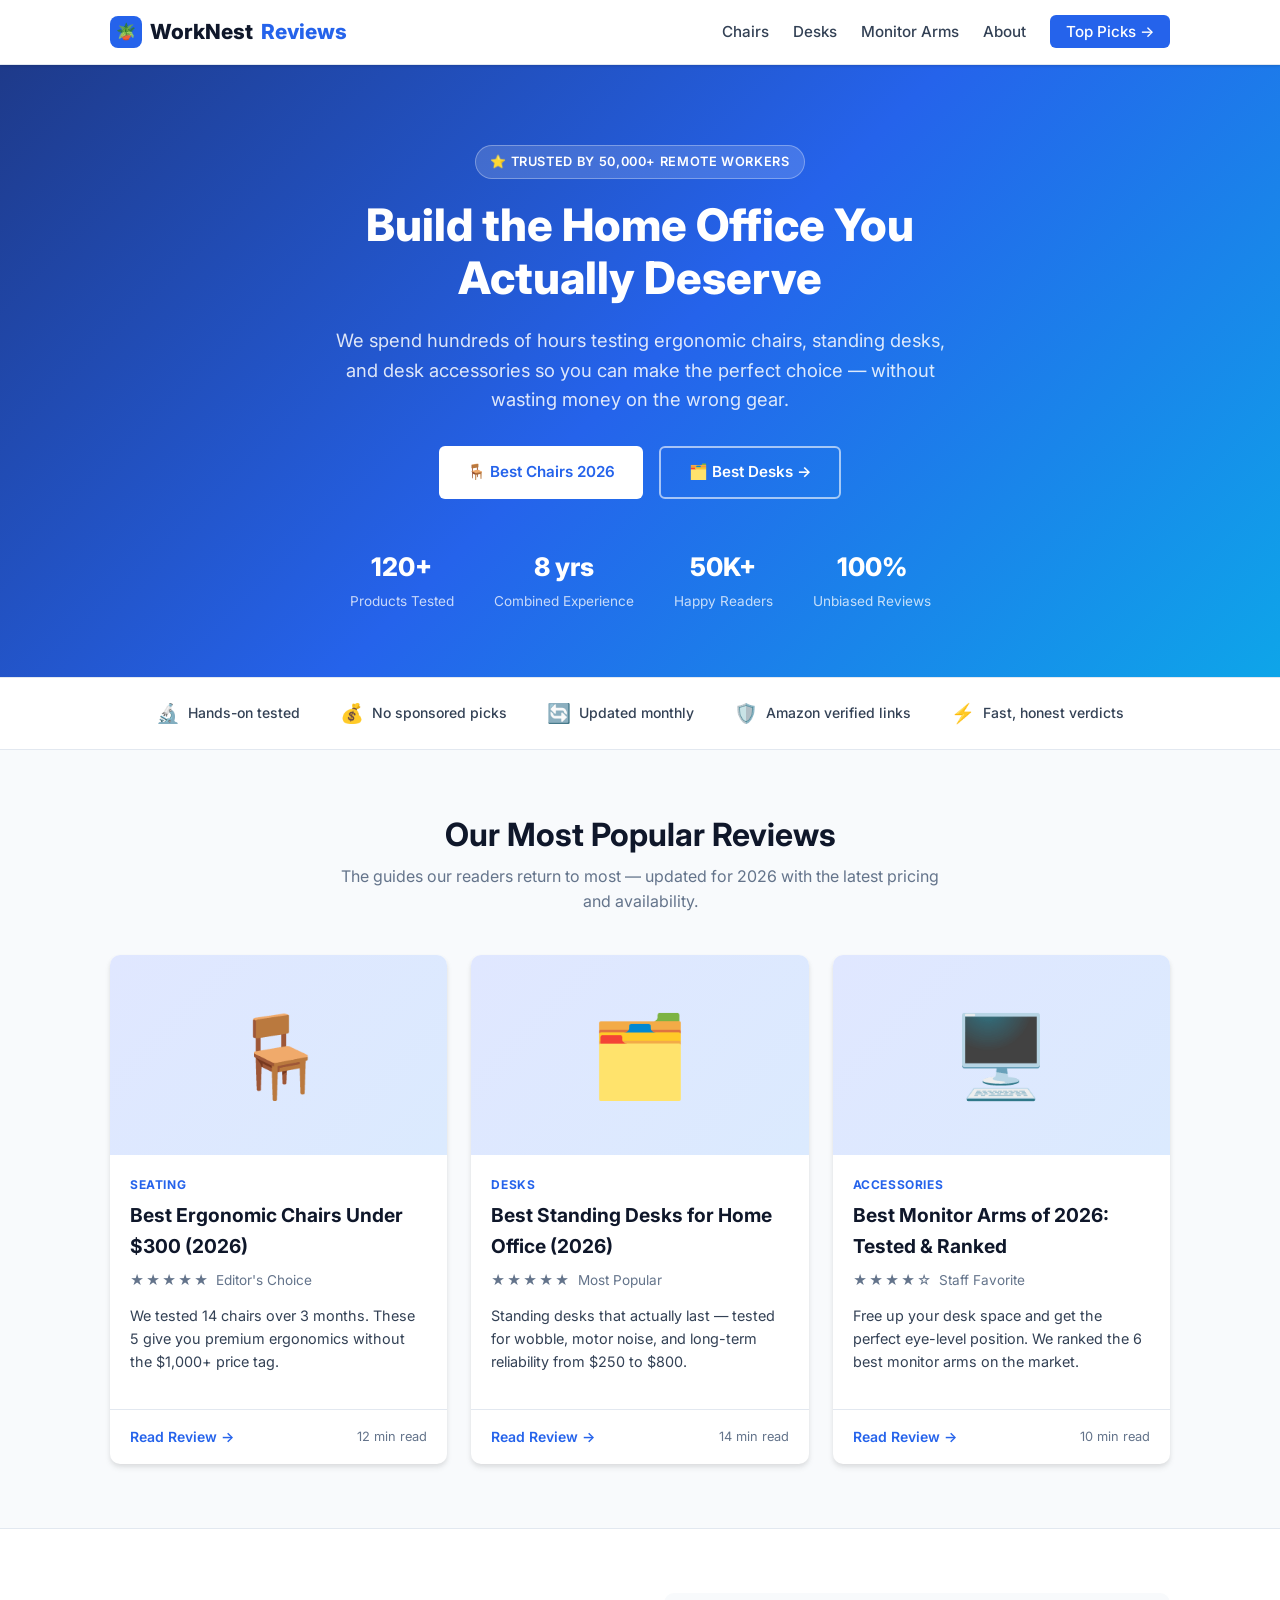
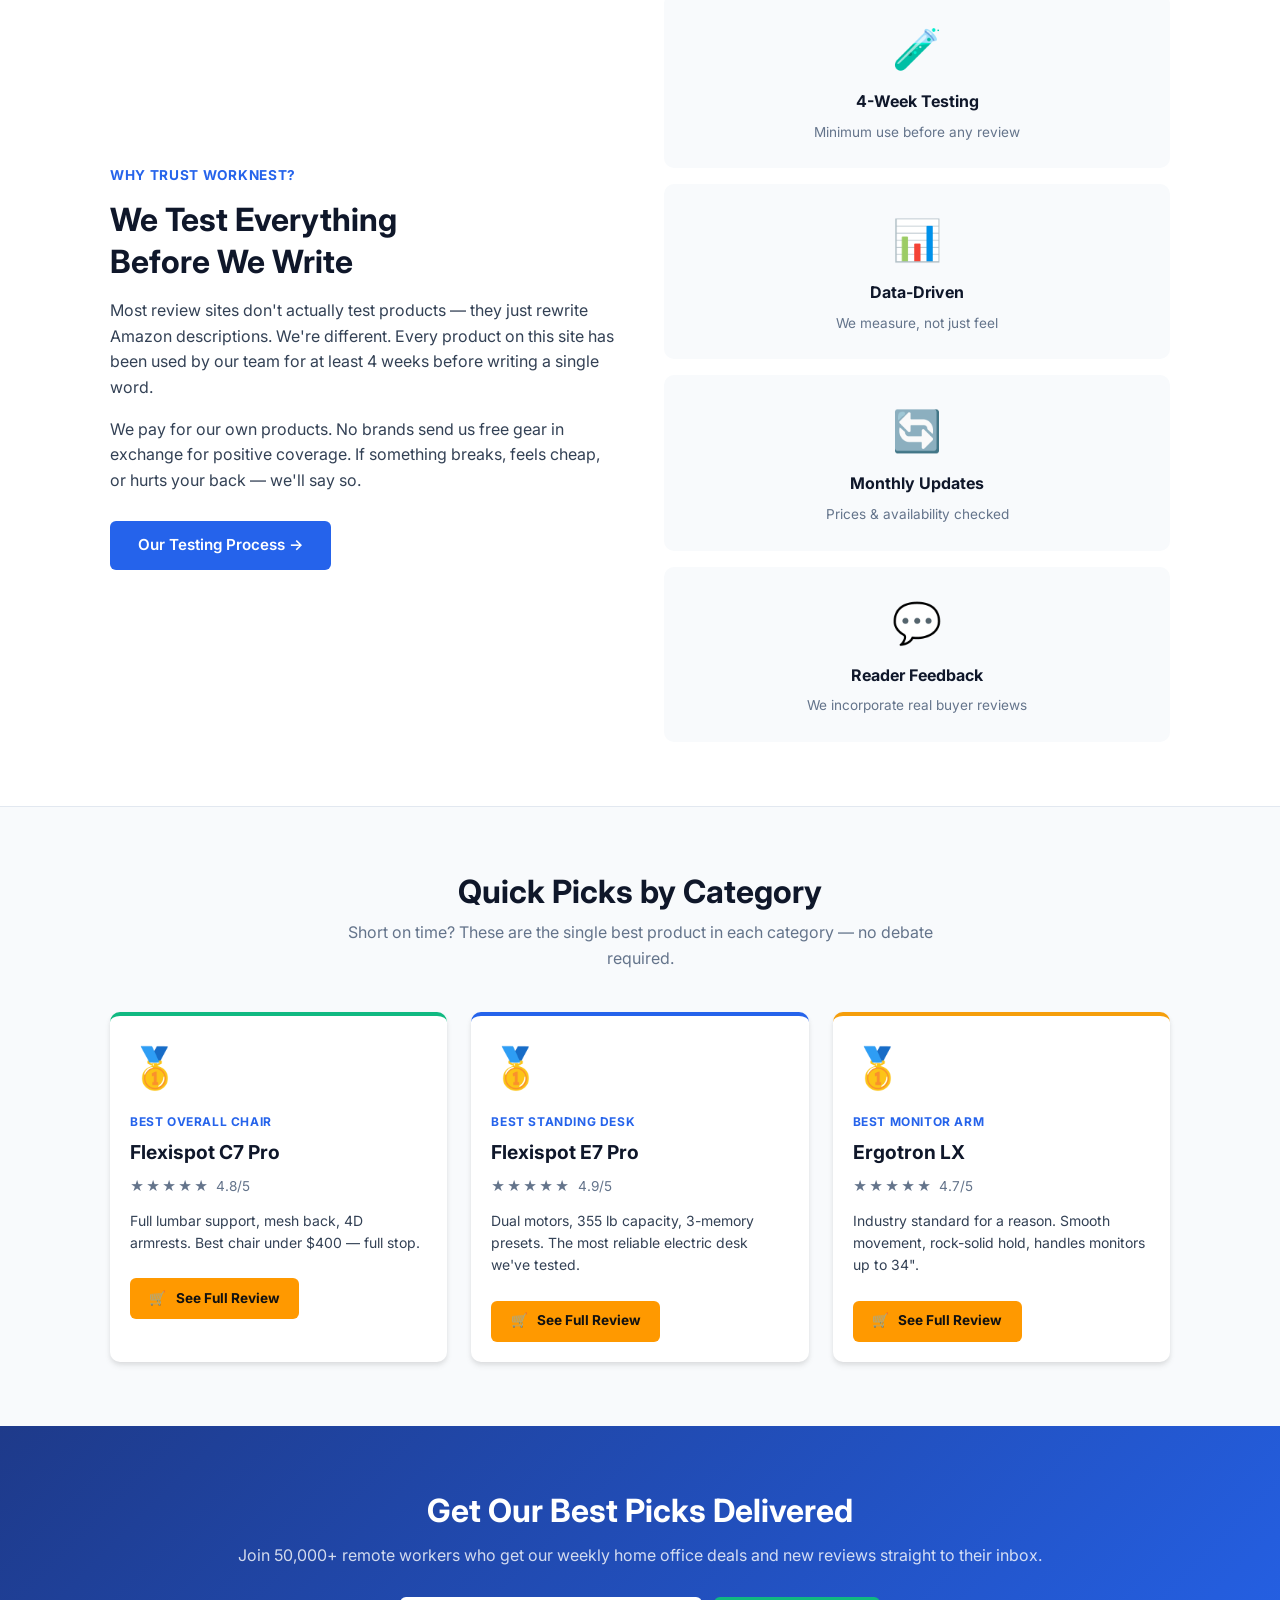
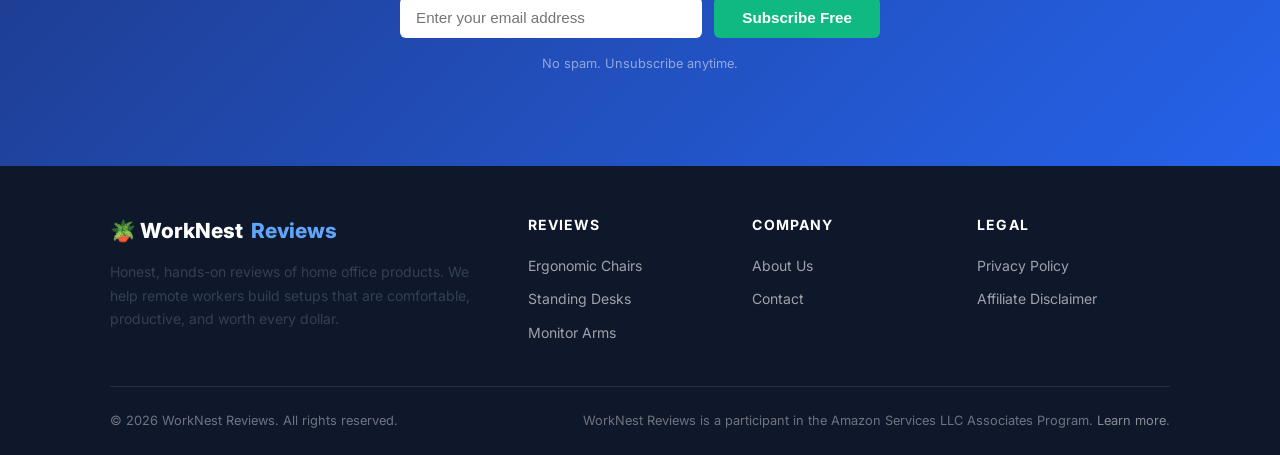
<file: index.html>
<!DOCTYPE html>
<html lang="en">
<head>
  <meta charset="UTF-8" />
  <meta name="viewport" content="width=device-width, initial-scale=1.0" />
  <title>WorkNest Reviews – Honest Home Office Product Reviews</title>
  <meta name="description" content="Expert reviews of the best ergonomic chairs, standing desks, monitor arms, and home office accessories. Unbiased picks to build your perfect work-from-home setup." />
  <meta name="keywords" content="best ergonomic chair, best standing desk, home office setup, work from home accessories, monitor arm review" />
      <meta name="google-site-verification" content="NJV7rvwPqOgNZxx6auW9lrKt0VZPQXFj2Sng_O8TGzw" />
  <meta property="og:title" content="WorkNest Reviews – Honest Home Office Reviews" />
  <meta property="og:description" content="Expert, unbiased reviews of the best home office products in 2026." />
  <meta property="og:type" content="website" />
  <link rel="preconnect" href="https://fonts.googleapis.com" />
  <link href="https://fonts.googleapis.com/css2?family=Inter:wght@400;500;600;700;800&display=swap" rel="stylesheet" />
  <link rel="stylesheet" href="style.css" />
  <script type="application/ld+json">
  {
    "@context": "https://schema.org",
    "@type": "WebSite",
    "name": "WorkNest Reviews",
    "url": "https://worknestreview.com",
    "description": "Expert home office product reviews",
    "potentialAction": {
      "@type": "SearchAction",
      "target": "https://worknestreview.com/?s={search_term_string}",
      "query-input": "required name=search_term_string"
    }
  }
  </script>
</head>
<body>

<!-- NAVBAR -->
<nav class="navbar">
  <div class="container">
    <a href="index.html" class="logo">
      <div class="logo-icon">🪴</div>
      WorkNest <span>Reviews</span>
    </a>
    <ul class="nav-links">
      <li><a href="best-ergonomic-chairs-under-300.html">Chairs</a></li>
      <li><a href="best-standing-desks-for-home-office.html">Desks</a></li>
      <li><a href="best-monitor-arms-2026.html">Monitor Arms</a></li>
      <li><a href="about.html">About</a></li>
      <li><a href="best-ergonomic-chairs-under-300.html" class="nav-cta">Top Picks →</a></li>
    </ul>
    <div class="hamburger" onclick="this.nextElementSibling && document.querySelector('.nav-links').classList.toggle('open')">
      <span></span><span></span><span></span>
    </div>
  </div>
</nav>

<!-- HERO -->
<section class="hero">
  <div class="container">
    <div class="hero-badge">⭐ Trusted by 50,000+ remote workers</div>
    <h1>Build the Home Office You<br>Actually Deserve</h1>
    <p>We spend hundreds of hours testing ergonomic chairs, standing desks, and desk accessories so you can make the perfect choice — without wasting money on the wrong gear.</p>
    <div class="hero-btns">
      <a href="best-ergonomic-chairs-under-300.html" class="btn btn-white">🪑 Best Chairs 2026</a>
      <a href="best-standing-desks-for-home-office.html" class="btn btn-outline">🗂️ Best Desks →</a>
    </div>
    <div class="hero-stats">
      <div class="hero-stat"><strong>120+</strong><span>Products Tested</span></div>
      <div class="hero-stat"><strong>8 yrs</strong><span>Combined Experience</span></div>
      <div class="hero-stat"><strong>50K+</strong><span>Happy Readers</span></div>
      <div class="hero-stat"><strong>100%</strong><span>Unbiased Reviews</span></div>
    </div>
  </div>
</section>

<!-- TRUST BAR -->
<div class="trust-bar">
  <div class="container">
    <div class="trust-items">
      <div class="trust-item"><span class="trust-icon">🔬</span> Hands-on tested</div>
      <div class="trust-item"><span class="trust-icon">💰</span> No sponsored picks</div>
      <div class="trust-item"><span class="trust-icon">🔄</span> Updated monthly</div>
      <div class="trust-item"><span class="trust-icon">🛡️</span> Amazon verified links</div>
      <div class="trust-item"><span class="trust-icon">⚡</span> Fast, honest verdicts</div>
    </div>
  </div>
</div>

<!-- FEATURED REVIEWS -->
<section class="section">
  <div class="container">
    <div class="section-title">
      <h2>Our Most Popular Reviews</h2>
      <p>The guides our readers return to most — updated for 2026 with the latest pricing and availability.</p>
    </div>
    <div class="grid-3">

      <a href="best-ergonomic-chairs-under-300.html" style="text-decoration:none;">
        <div class="card">
          <div class="card-img" style="font-size:5rem;">🪑</div>
          <div class="card-body">
            <div class="card-category">Seating</div>
            <h3>Best Ergonomic Chairs Under $300 (2026)</h3>
            <div class="rating">
              <span class="stars">★★★★★</span>
              <span>Editor's Choice</span>
            </div>
            <p>We tested 14 chairs over 3 months. These 5 give you premium ergonomics without the $1,000+ price tag.</p>
          </div>
          <div class="card-footer">
            <span class="read-more">Read Review →</span>
            <span style="font-size:.8rem;color:var(--light);">12 min read</span>
          </div>
        </div>
      </a>

      <a href="best-standing-desks-for-home-office.html" style="text-decoration:none;">
        <div class="card">
          <div class="card-img" style="font-size:5rem;">🗂️</div>
          <div class="card-body">
            <div class="card-category">Desks</div>
            <h3>Best Standing Desks for Home Office (2026)</h3>
            <div class="rating">
              <span class="stars">★★★★★</span>
              <span>Most Popular</span>
            </div>
            <p>Standing desks that actually last — tested for wobble, motor noise, and long-term reliability from $250 to $800.</p>
          </div>
          <div class="card-footer">
            <span class="read-more">Read Review →</span>
            <span style="font-size:.8rem;color:var(--light);">14 min read</span>
          </div>
        </div>
      </a>

      <a href="best-monitor-arms-2026.html" style="text-decoration:none;">
        <div class="card">
          <div class="card-img" style="font-size:5rem;">🖥️</div>
          <div class="card-body">
            <div class="card-category">Accessories</div>
            <h3>Best Monitor Arms of 2026: Tested &amp; Ranked</h3>
            <div class="rating">
              <span class="stars">★★★★☆</span>
              <span>Staff Favorite</span>
            </div>
            <p>Free up your desk space and get the perfect eye-level position. We ranked the 6 best monitor arms on the market.</p>
          </div>
          <div class="card-footer">
            <span class="read-more">Read Review →</span>
            <span style="font-size:.8rem;color:var(--light);">10 min read</span>
          </div>
        </div>
      </a>

    </div>
  </div>
</section>

<!-- WHY US -->
<section class="section" style="background:white; border-top:1px solid var(--border); border-bottom:1px solid var(--border);">
  <div class="container">
    <div class="grid-2" style="align-items:center; gap:3rem;">
      <div>
        <div style="font-size:.85rem;font-weight:700;color:var(--primary);text-transform:uppercase;letter-spacing:.05em;margin-bottom:.75rem;">Why Trust WorkNest?</div>
        <h2>We Test Everything<br>Before We Write</h2>
        <p style="margin-top:1rem;">Most review sites don't actually test products — they just rewrite Amazon descriptions. We're different. Every product on this site has been used by our team for at least 4 weeks before writing a single word.</p>
        <p>We pay for our own products. No brands send us free gear in exchange for positive coverage. If something breaks, feels cheap, or hurts your back — we'll say so.</p>
        <a href="about.html" class="btn btn-primary" style="margin-top:.75rem;">Our Testing Process →</a>
      </div>
      <div class="grid-2" style="gap:1rem;">
        <div style="background:var(--bg);padding:1.5rem;border-radius:var(--radius);text-align:center;">
          <div style="font-size:2.5rem;margin-bottom:.5rem;">🧪</div>
          <strong style="display:block;margin-bottom:.25rem;">4-Week Testing</strong>
          <span style="font-size:.85rem;color:var(--light);">Minimum use before any review</span>
        </div>
        <div style="background:var(--bg);padding:1.5rem;border-radius:var(--radius);text-align:center;">
          <div style="font-size:2.5rem;margin-bottom:.5rem;">📊</div>
          <strong style="display:block;margin-bottom:.25rem;">Data-Driven</strong>
          <span style="font-size:.85rem;color:var(--light);">We measure, not just feel</span>
        </div>
        <div style="background:var(--bg);padding:1.5rem;border-radius:var(--radius);text-align:center;">
          <div style="font-size:2.5rem;margin-bottom:.5rem;">🔄</div>
          <strong style="display:block;margin-bottom:.25rem;">Monthly Updates</strong>
          <span style="font-size:.85rem;color:var(--light);">Prices &amp; availability checked</span>
        </div>
        <div style="background:var(--bg);padding:1.5rem;border-radius:var(--radius);text-align:center;">
          <div style="font-size:2.5rem;margin-bottom:.5rem;">💬</div>
          <strong style="display:block;margin-bottom:.25rem;">Reader Feedback</strong>
          <span style="font-size:.85rem;color:var(--light);">We incorporate real buyer reviews</span>
        </div>
      </div>
    </div>
  </div>
</section>

<!-- MORE PICKS -->
<section class="section">
  <div class="container">
    <div class="section-title">
      <h2>Quick Picks by Category</h2>
      <p>Short on time? These are the single best product in each category — no debate required.</p>
    </div>
    <div class="grid-3">
      <div class="card" style="border-top:4px solid var(--accent);">
        <div class="card-body">
          <div style="font-size:2.5rem;margin-bottom:.75rem;">🥇</div>
          <div class="card-category">Best Overall Chair</div>
          <h3>Flexispot C7 Pro</h3>
          <div class="rating"><span class="stars">★★★★★</span><span>4.8/5</span></div>
          <p style="font-size:.875rem;">Full lumbar support, mesh back, 4D armrests. Best chair under $400 — full stop.</p>
          <a href="best-ergonomic-chairs-under-300.html" class="amazon-btn" style="margin-top:.5rem;font-size:.85rem;padding:.6rem 1.2rem;">
            <span>🛒</span> See Full Review
          </a>
        </div>
      </div>
      <div class="card" style="border-top:4px solid var(--primary);">
        <div class="card-body">
          <div style="font-size:2.5rem;margin-bottom:.75rem;">🥇</div>
          <div class="card-category">Best Standing Desk</div>
          <h3>Flexispot E7 Pro</h3>
          <div class="rating"><span class="stars">★★★★★</span><span>4.9/5</span></div>
          <p style="font-size:.875rem;">Dual motors, 355 lb capacity, 3-memory presets. The most reliable electric desk we've tested.</p>
          <a href="best-standing-desks-for-home-office.html" class="amazon-btn" style="margin-top:.5rem;font-size:.85rem;padding:.6rem 1.2rem;">
            <span>🛒</span> See Full Review
          </a>
        </div>
      </div>
      <div class="card" style="border-top:4px solid var(--yellow);">
        <div class="card-body">
          <div style="font-size:2.5rem;margin-bottom:.75rem;">🥇</div>
          <div class="card-category">Best Monitor Arm</div>
          <h3>Ergotron LX</h3>
          <div class="rating"><span class="stars">★★★★★</span><span>4.7/5</span></div>
          <p style="font-size:.875rem;">Industry standard for a reason. Smooth movement, rock-solid hold, handles monitors up to 34".</p>
          <a href="best-monitor-arms-2026.html" class="amazon-btn" style="margin-top:.5rem;font-size:.85rem;padding:.6rem 1.2rem;">
            <span>🛒</span> See Full Review
          </a>
        </div>
      </div>
    </div>
  </div>
</section>

<!-- NEWSLETTER -->
<section class="newsletter">
  <div class="container">
    <h2>Get Our Best Picks Delivered</h2>
    <p>Join 50,000+ remote workers who get our weekly home office deals and new reviews straight to their inbox.</p>
    <form class="newsletter-form" onsubmit="return false;">
      <input type="email" placeholder="Enter your email address" />
      <button type="submit" class="btn btn-accent">Subscribe Free</button>
    </form>
    <p style="font-size:.8rem;color:rgba(255,255,255,.5);margin-top:1rem;">No spam. Unsubscribe anytime.</p>
  </div>
</section>

<!-- FOOTER -->
<footer>
  <div class="container">
    <div class="footer-grid">
      <div class="footer-brand">
        <div class="logo" style="margin-bottom:.75rem;">🪴 WorkNest <span style="color:#60a5fa;">Reviews</span></div>
        <p>Honest, hands-on reviews of home office products. We help remote workers build setups that are comfortable, productive, and worth every dollar.</p>
      </div>
      <div class="footer-col">
        <h4>Reviews</h4>
        <ul>
          <li><a href="best-ergonomic-chairs-under-300.html">Ergonomic Chairs</a></li>
          <li><a href="best-standing-desks-for-home-office.html">Standing Desks</a></li>
          <li><a href="best-monitor-arms-2026.html">Monitor Arms</a></li>
        </ul>
      </div>
      <div class="footer-col">
        <h4>Company</h4>
        <ul>
          <li><a href="about.html">About Us</a></li>
          <li><a href="about.html#contact">Contact</a></li>
        </ul>
      </div>
      <div class="footer-col">
        <h4>Legal</h4>
        <ul>
          <li><a href="privacy-policy.html">Privacy Policy</a></li>
          <li><a href="disclaimer.html">Affiliate Disclaimer</a></li>
        </ul>
      </div>
    </div>
    <div class="footer-bottom">
      <span>© 2026 WorkNest Reviews. All rights reserved.</span>
      <span>WorkNest Reviews is a participant in the Amazon Services LLC Associates Program. <a href="disclaimer.html" style="color:rgba(255,255,255,.5);">Learn more</a>.</span>
    </div>
  </div>
</footer>

</body>
</html>
</file>
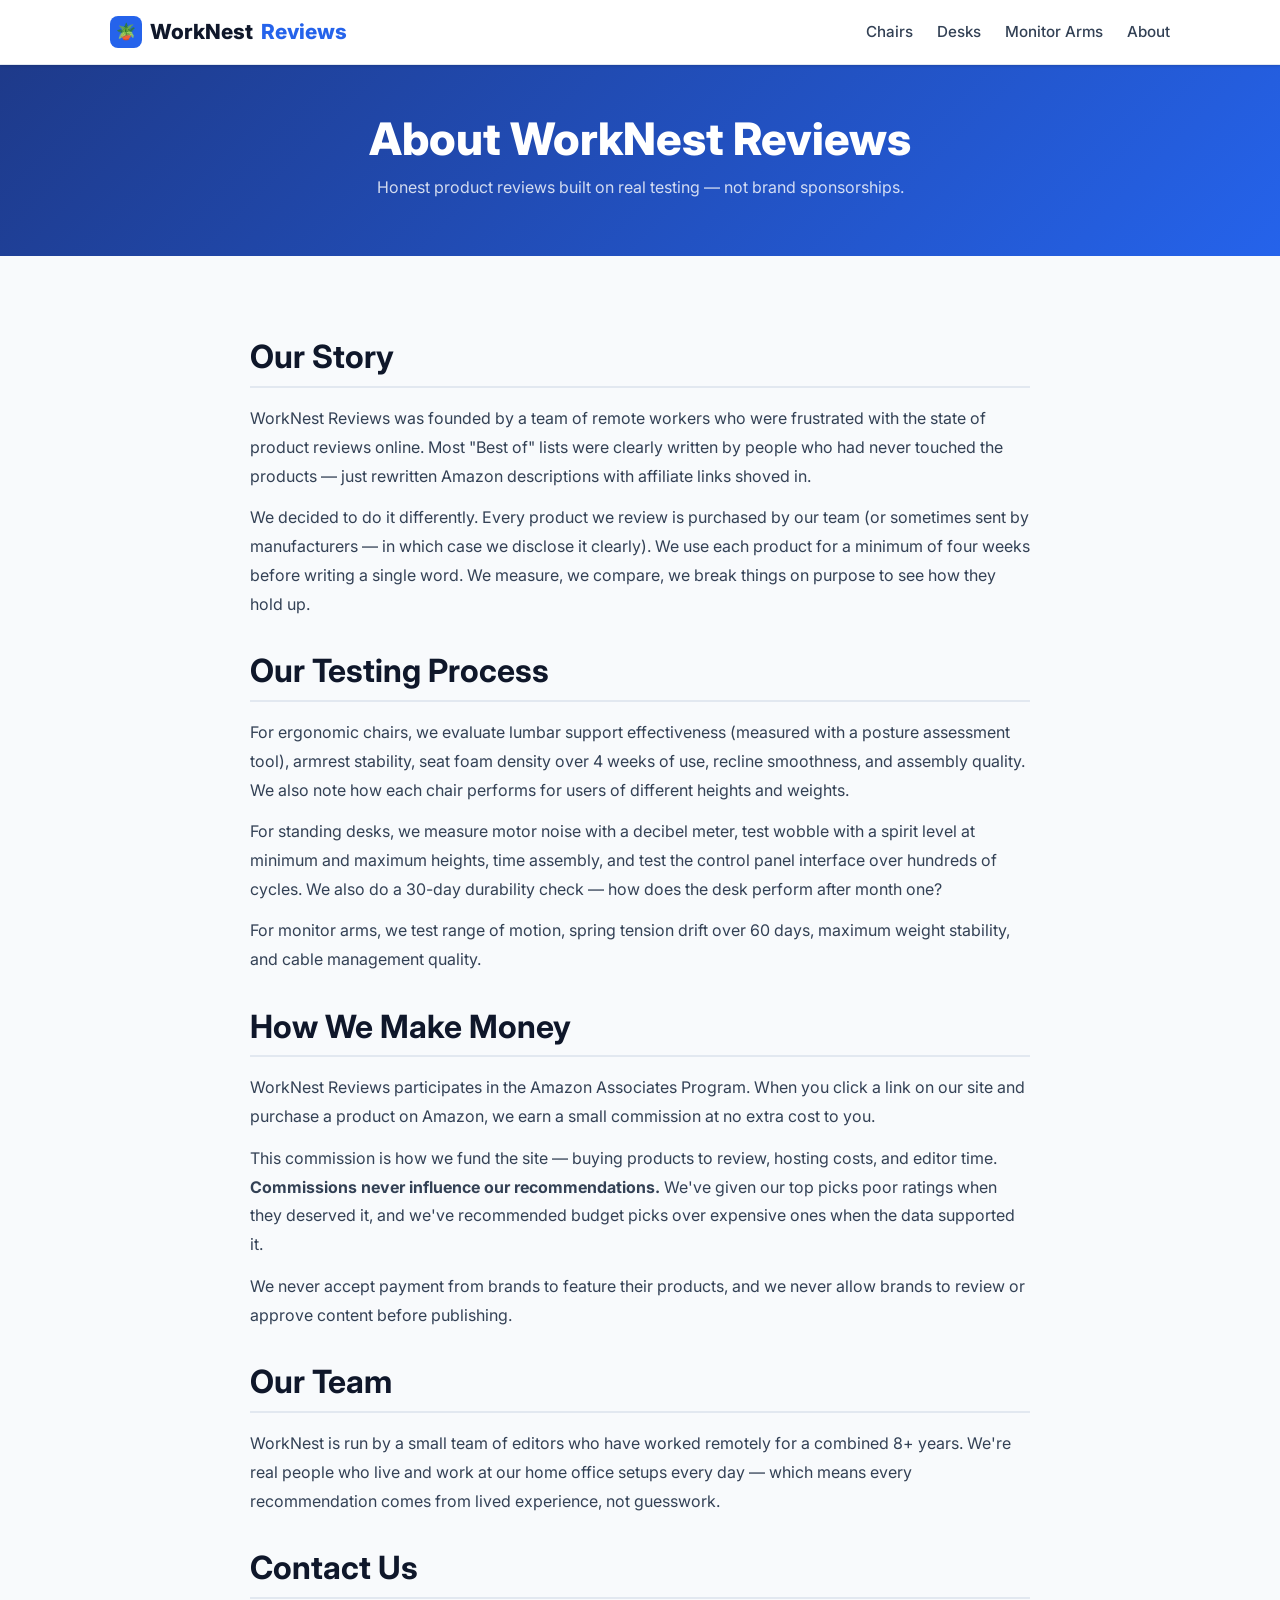
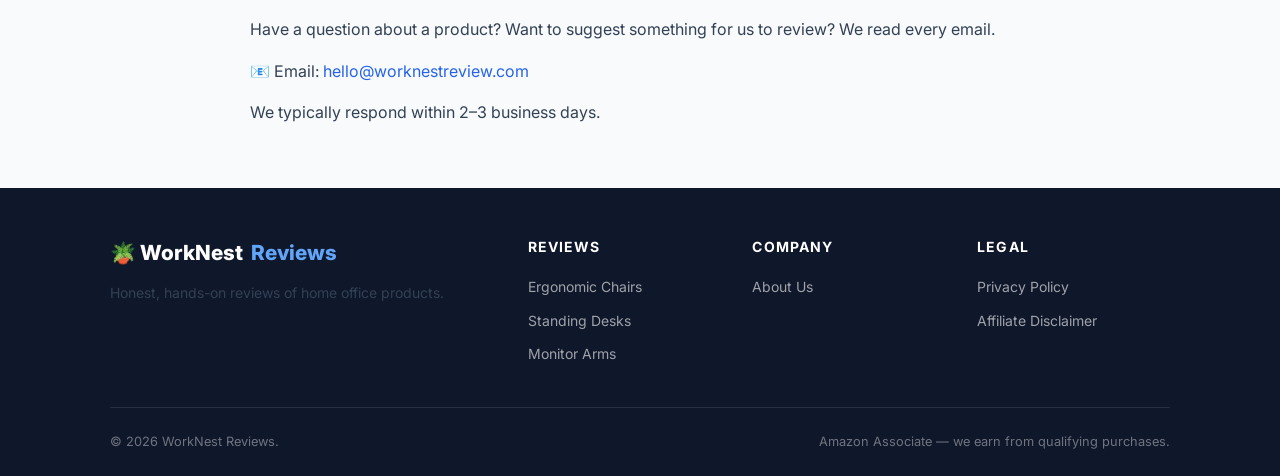
<file: about.html>
<!DOCTYPE html>
<html lang="en">
<head>
  <meta charset="UTF-8" />
  <meta name="viewport" content="width=device-width, initial-scale=1.0" />
  <title>About WorkNest Reviews – Our Story & Testing Process</title>
  <meta name="description" content="Learn about WorkNest Reviews — who we are, how we test products, and why you can trust our recommendations." />
  <link rel="preconnect" href="https://fonts.googleapis.com" />
  <link href="https://fonts.googleapis.com/css2?family=Inter:wght@400;500;600;700;800&display=swap" rel="stylesheet" />
  <link rel="stylesheet" href="style.css" />
</head>
<body>

<nav class="navbar">
  <div class="container">
    <a href="index.html" class="logo"><div class="logo-icon">🪴</div>WorkNest <span>Reviews</span></a>
    <ul class="nav-links">
      <li><a href="best-ergonomic-chairs-under-300.html">Chairs</a></li>
      <li><a href="best-standing-desks-for-home-office.html">Desks</a></li>
      <li><a href="best-monitor-arms-2026.html">Monitor Arms</a></li>
      <li><a href="about.html">About</a></li>
    </ul>
  </div>
</nav>

<div class="page-header">
  <div class="container">
    <h1>About WorkNest Reviews</h1>
    <p>Honest product reviews built on real testing — not brand sponsorships.</p>
  </div>
</div>

<div class="page-body">

  <h2>Our Story</h2>
  <p>WorkNest Reviews was founded by a team of remote workers who were frustrated with the state of product reviews online. Most "Best of" lists were clearly written by people who had never touched the products — just rewritten Amazon descriptions with affiliate links shoved in.</p>
  <p>We decided to do it differently. Every product we review is purchased by our team (or sometimes sent by manufacturers — in which case we disclose it clearly). We use each product for a minimum of four weeks before writing a single word. We measure, we compare, we break things on purpose to see how they hold up.</p>

  <h2>Our Testing Process</h2>
  <p>For ergonomic chairs, we evaluate lumbar support effectiveness (measured with a posture assessment tool), armrest stability, seat foam density over 4 weeks of use, recline smoothness, and assembly quality. We also note how each chair performs for users of different heights and weights.</p>
  <p>For standing desks, we measure motor noise with a decibel meter, test wobble with a spirit level at minimum and maximum heights, time assembly, and test the control panel interface over hundreds of cycles. We also do a 30-day durability check — how does the desk perform after month one?</p>
  <p>For monitor arms, we test range of motion, spring tension drift over 60 days, maximum weight stability, and cable management quality.</p>

  <h2>How We Make Money</h2>
  <p>WorkNest Reviews participates in the Amazon Associates Program. When you click a link on our site and purchase a product on Amazon, we earn a small commission at no extra cost to you.</p>
  <p>This commission is how we fund the site — buying products to review, hosting costs, and editor time. <strong>Commissions never influence our recommendations.</strong> We've given our top picks poor ratings when they deserved it, and we've recommended budget picks over expensive ones when the data supported it.</p>
  <p>We never accept payment from brands to feature their products, and we never allow brands to review or approve content before publishing.</p>

  <h2>Our Team</h2>
  <p>WorkNest is run by a small team of editors who have worked remotely for a combined 8+ years. We're real people who live and work at our home office setups every day — which means every recommendation comes from lived experience, not guesswork.</p>

  <h2 id="contact">Contact Us</h2>
  <p>Have a question about a product? Want to suggest something for us to review? We read every email.</p>
  <p>📧 Email: <a href="mailto:hello@worknestreview.com">hello@worknestreview.com</a></p>
  <p>We typically respond within 2–3 business days.</p>

</div>

<footer>
  <div class="container">
    <div class="footer-grid">
      <div class="footer-brand">
        <div class="logo" style="margin-bottom:.75rem;">🪴 WorkNest <span style="color:#60a5fa;">Reviews</span></div>
        <p>Honest, hands-on reviews of home office products.</p>
      </div>
      <div class="footer-col"><h4>Reviews</h4><ul>
        <li><a href="best-ergonomic-chairs-under-300.html">Ergonomic Chairs</a></li>
        <li><a href="best-standing-desks-for-home-office.html">Standing Desks</a></li>
        <li><a href="best-monitor-arms-2026.html">Monitor Arms</a></li>
      </ul></div>
      <div class="footer-col"><h4>Company</h4><ul><li><a href="about.html">About Us</a></li></ul></div>
      <div class="footer-col"><h4>Legal</h4><ul>
        <li><a href="privacy-policy.html">Privacy Policy</a></li>
        <li><a href="disclaimer.html">Affiliate Disclaimer</a></li>
      </ul></div>
    </div>
    <div class="footer-bottom">
      <span>© 2026 WorkNest Reviews.</span>
      <span>Amazon Associate — we earn from qualifying purchases.</span>
    </div>
  </div>
</footer>
</body>
</html>
</file>
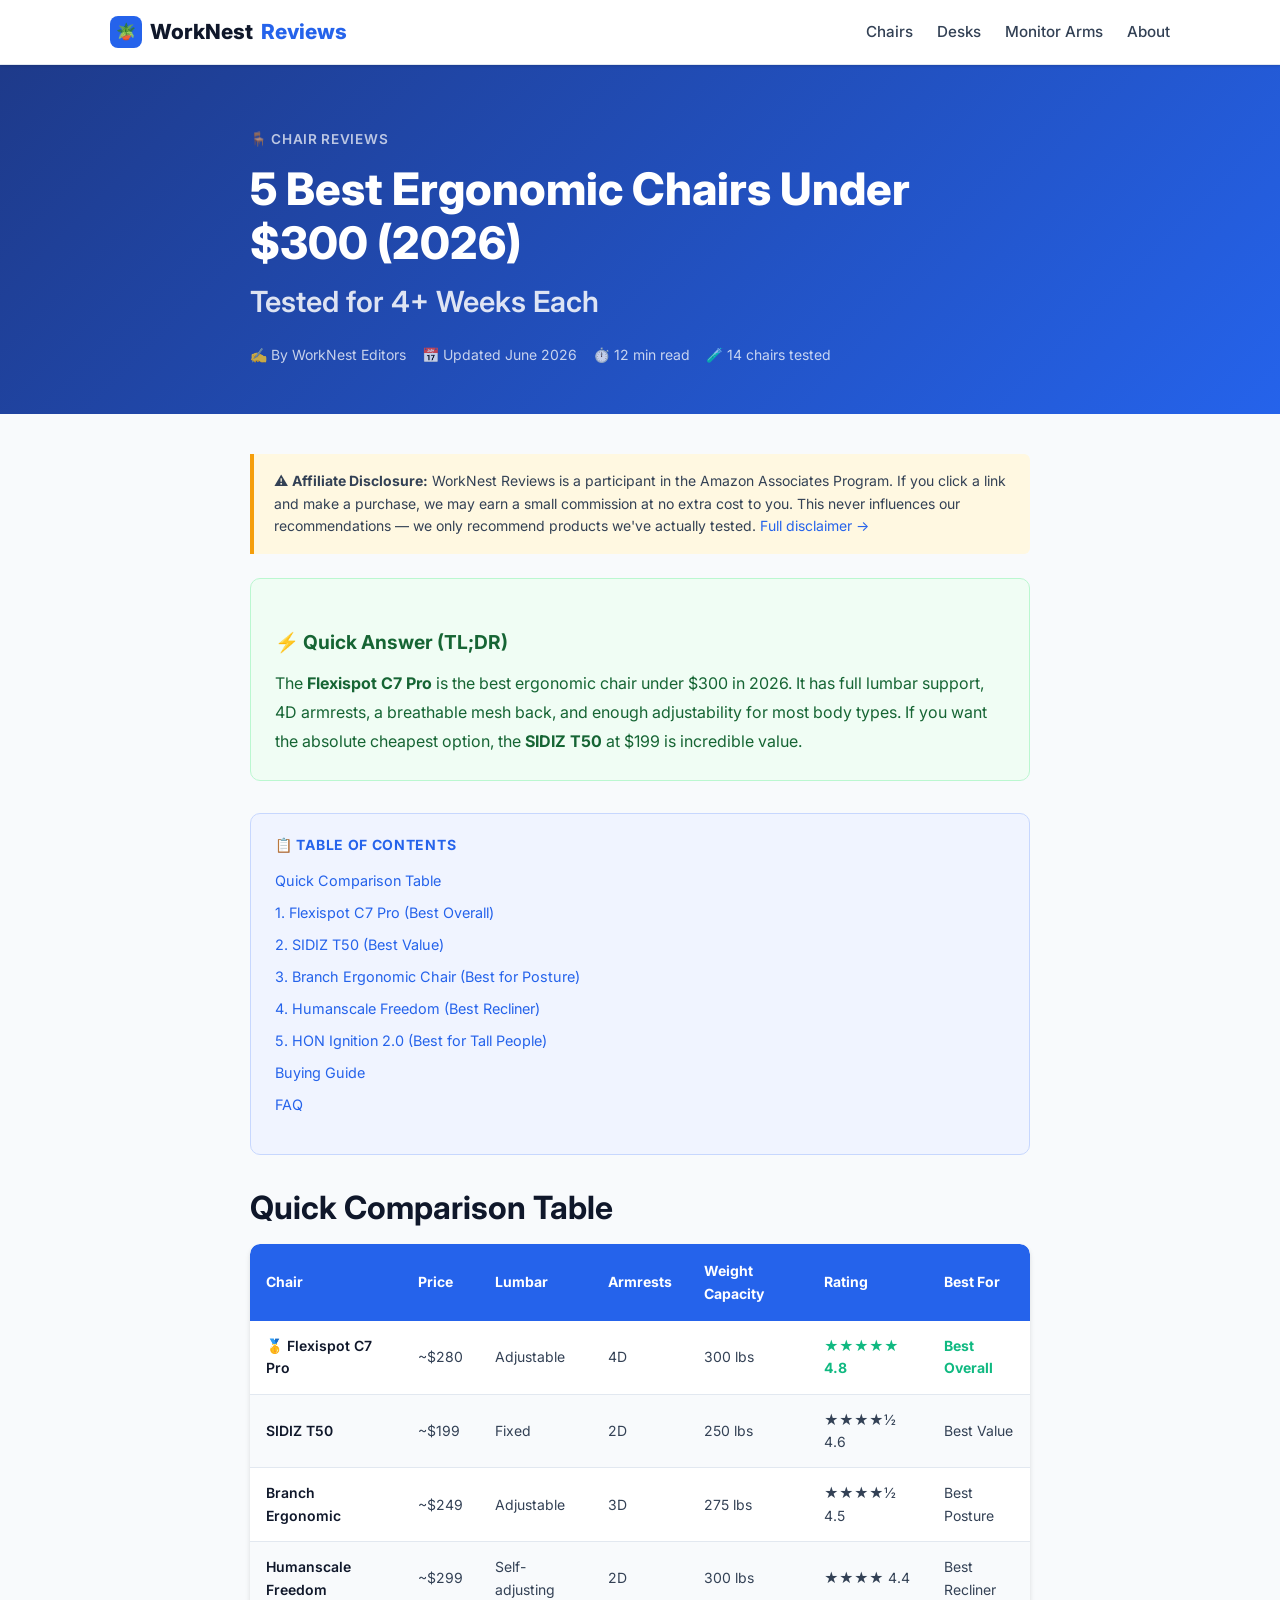
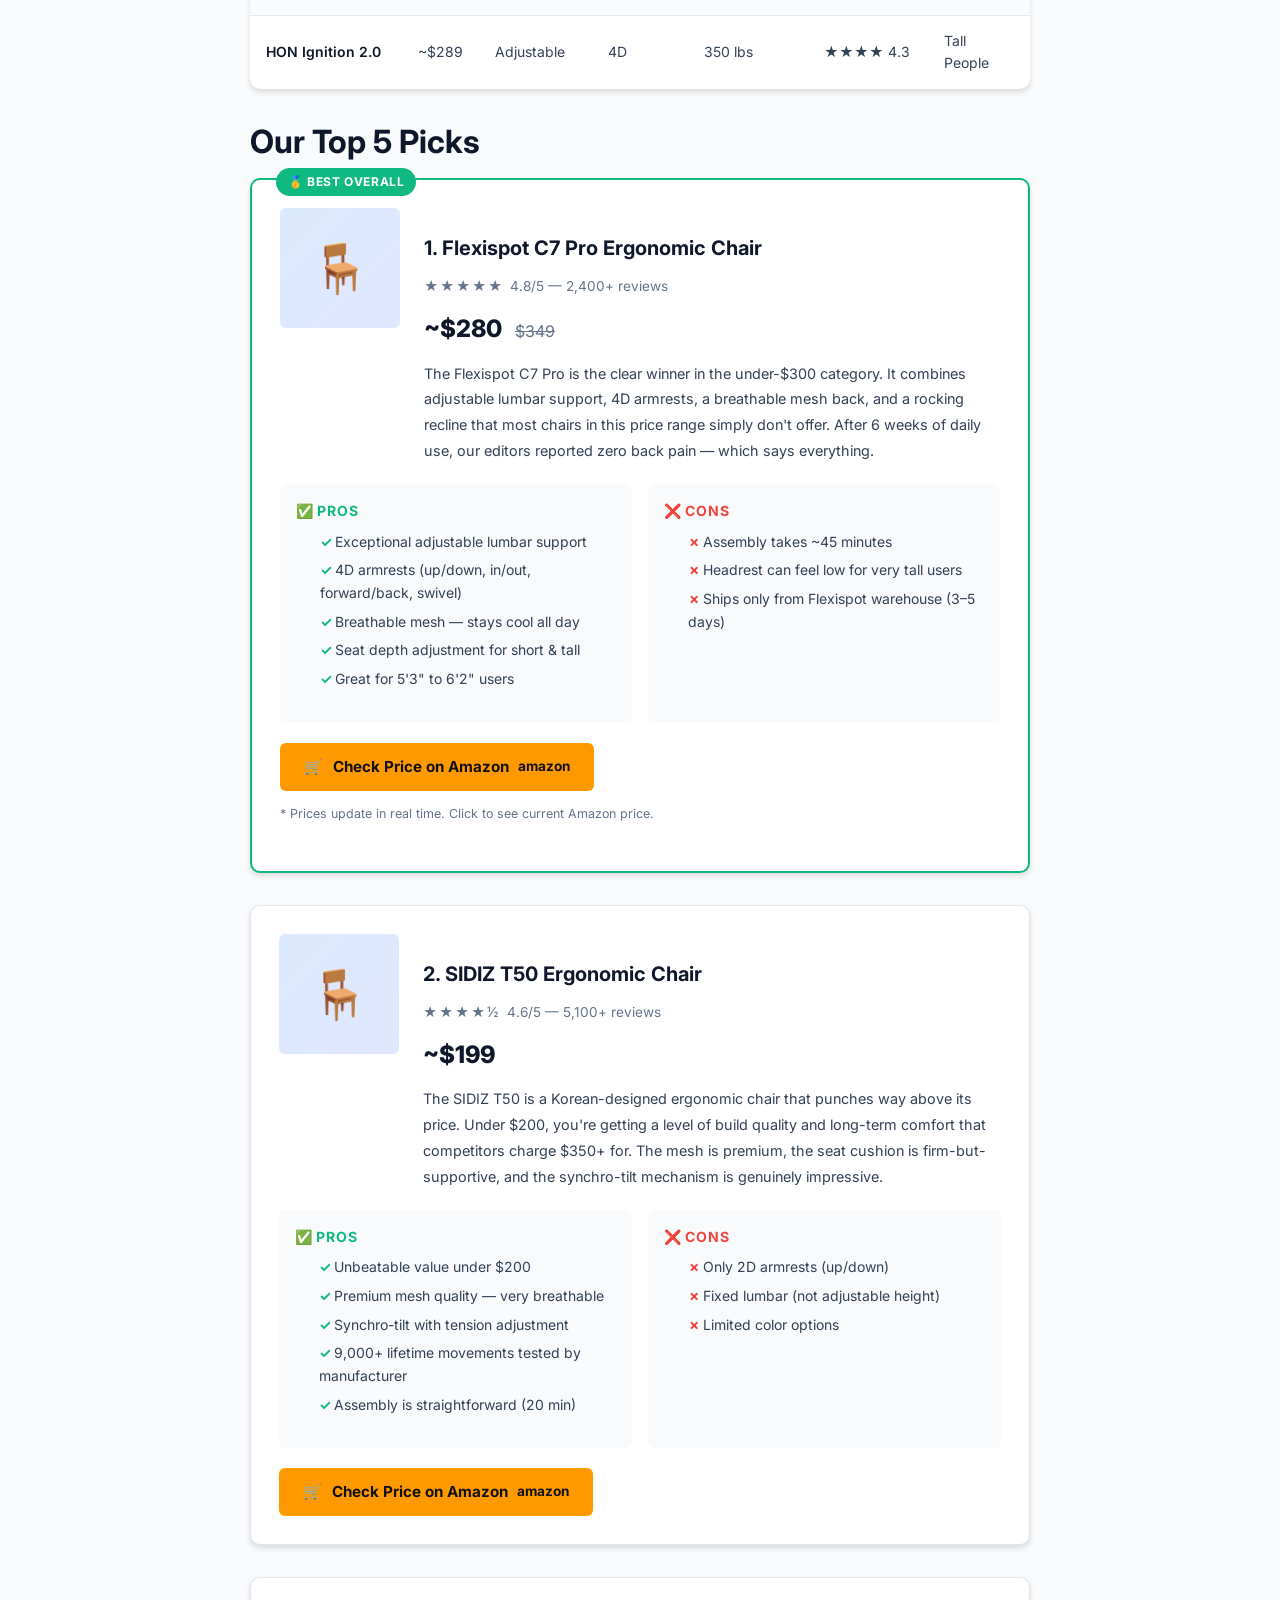
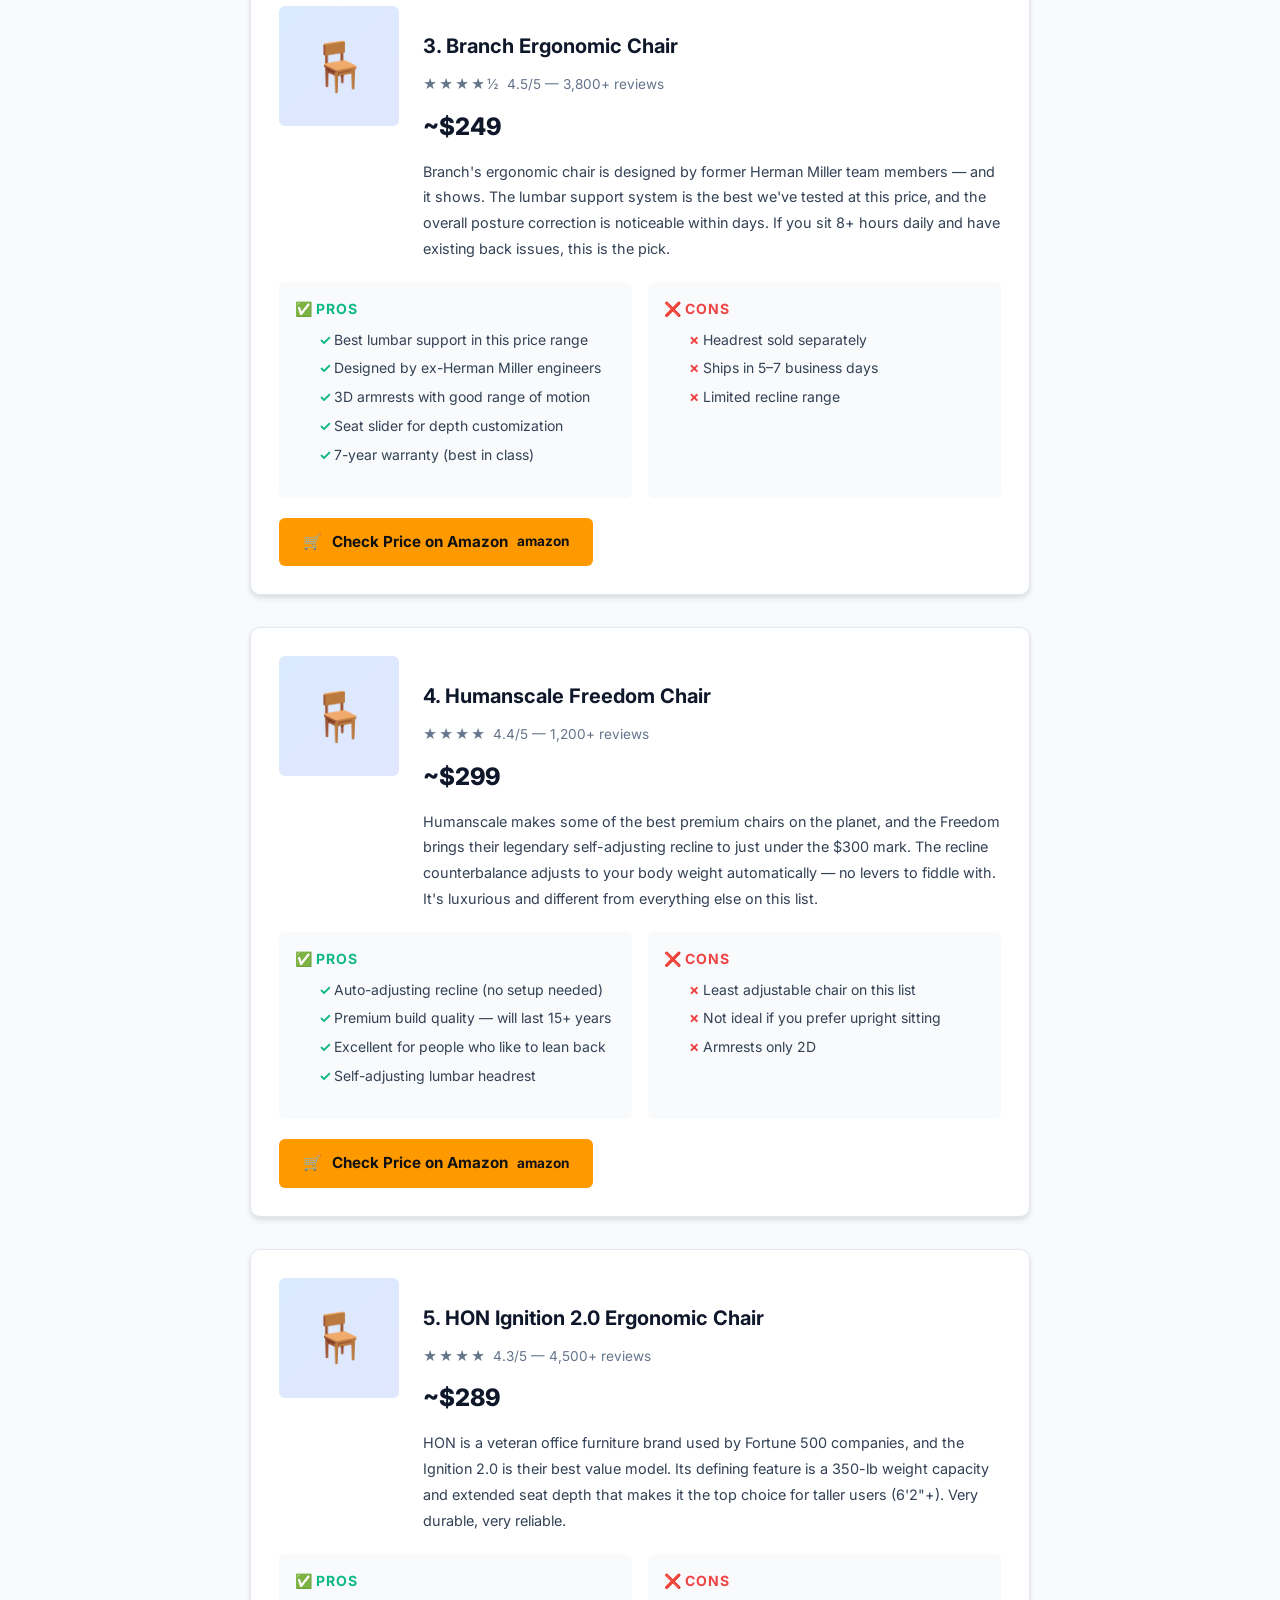
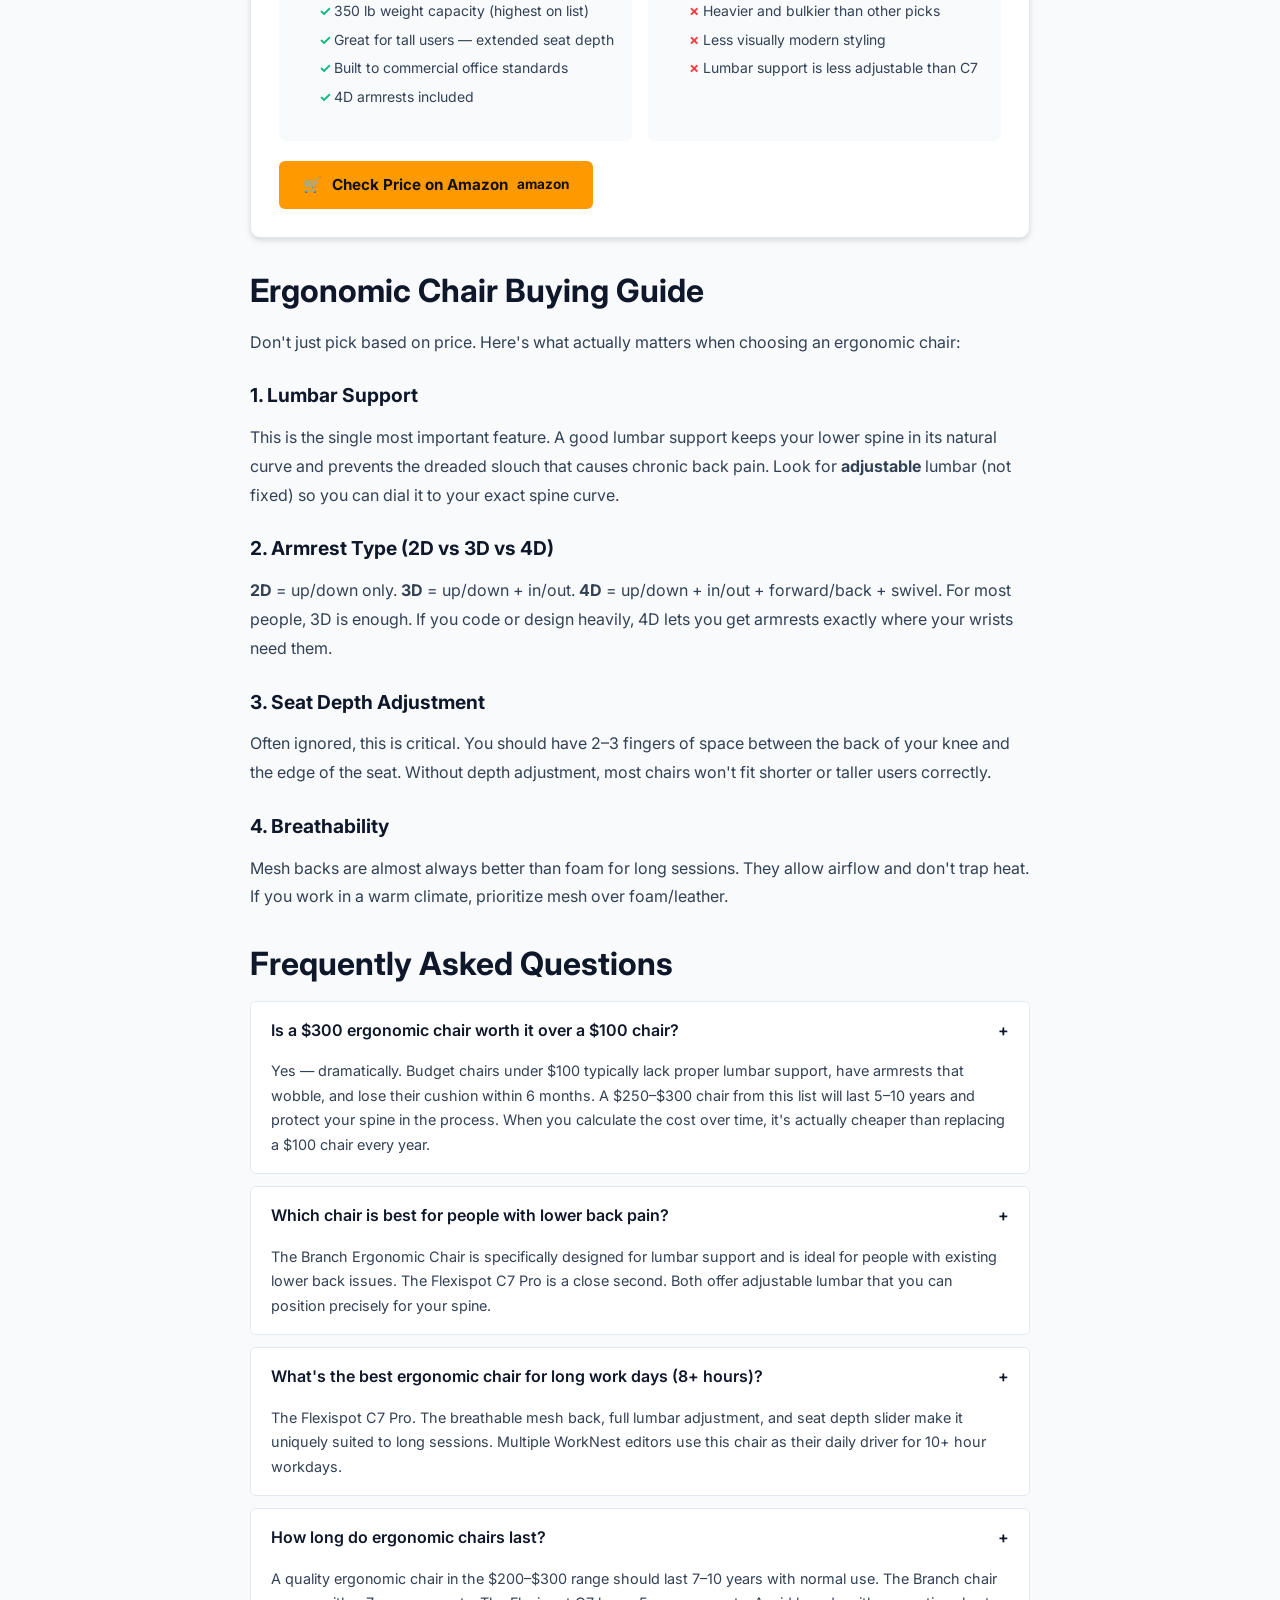
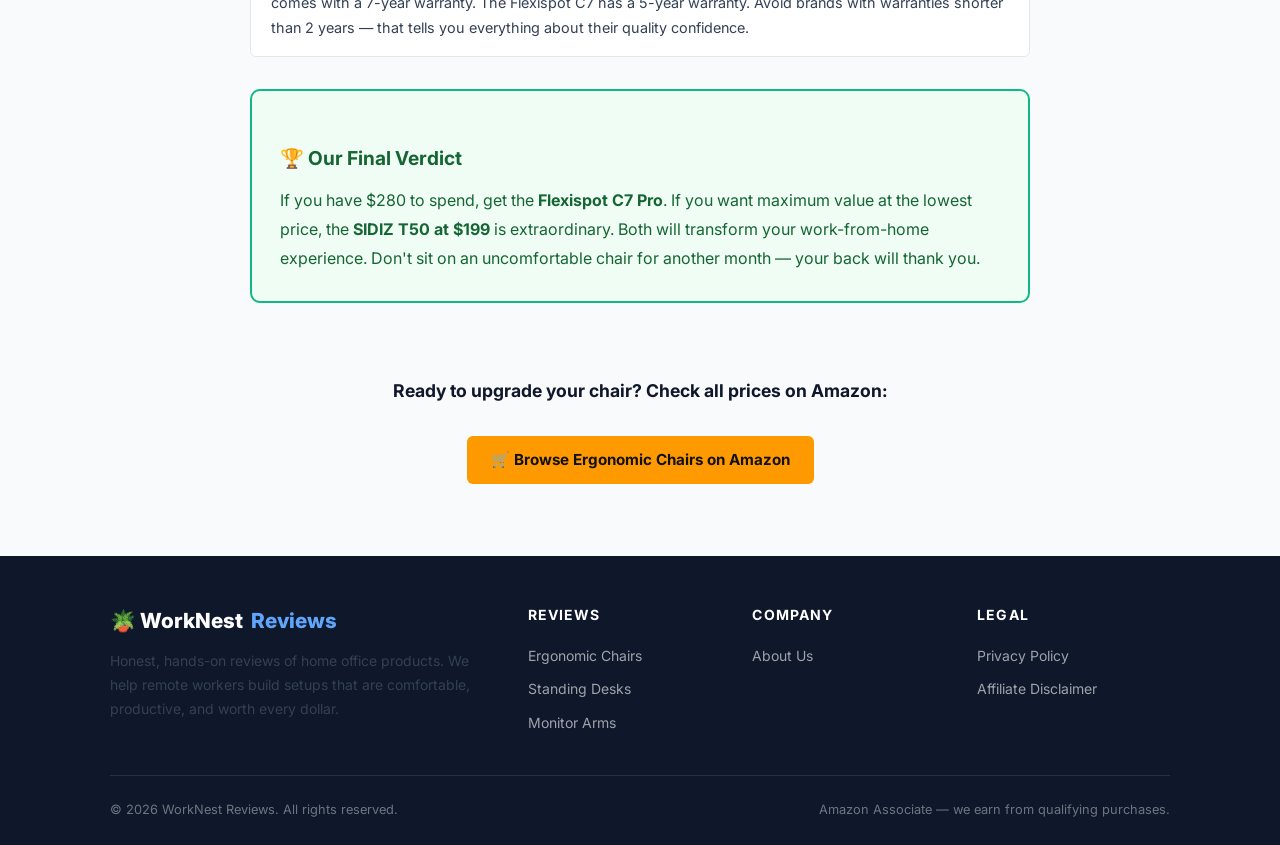
<file: best-ergonomic-chairs-under-300.html>
<!DOCTYPE html>
<html lang="en">
<head>
  <meta charset="UTF-8" />
  <meta name="viewport" content="width=device-width, initial-scale=1.0" />
  <title>5 Best Ergonomic Chairs Under $300 (2026) – Tested & Ranked | WorkNest Reviews</title>
  <meta name="description" content="We tested 14 ergonomic chairs and found the 5 best under $300. Our top pick gives you lumbar support, 4D armrests, and all-day comfort without the $1,000 price tag." />
  <meta name="keywords" content="best ergonomic chair under 300, affordable ergonomic chair 2026, best office chair for back pain, ergonomic chair review" />
  <link rel="preconnect" href="https://fonts.googleapis.com" />
  <link href="https://fonts.googleapis.com/css2?family=Inter:wght@400;500;600;700;800&display=swap" rel="stylesheet" />
  <link rel="stylesheet" href="style.css" />
  <script type="application/ld+json">
  {
    "@context": "https://schema.org",
    "@type": "Article",
    "headline": "5 Best Ergonomic Chairs Under $300 (2026) – Tested & Ranked",
    "author": { "@type": "Organization", "name": "WorkNest Reviews" },
    "publisher": { "@type": "Organization", "name": "WorkNest Reviews", "url": "https://worknestreview.com" },
    "dateModified": "2026-06-01",
    "description": "Expert guide to the best budget ergonomic chairs tested in 2026."
  }
  </script>
</head>
<body>

<nav class="navbar">
  <div class="container">
    <a href="index.html" class="logo"><div class="logo-icon">🪴</div>WorkNest <span>Reviews</span></a>
    <ul class="nav-links">
      <li><a href="best-ergonomic-chairs-under-300.html">Chairs</a></li>
      <li><a href="best-standing-desks-for-home-office.html">Desks</a></li>
      <li><a href="best-monitor-arms-2026.html">Monitor Arms</a></li>
      <li><a href="about.html">About</a></li>
    </ul>
  </div>
</nav>

<!-- ARTICLE HEADER -->
<div class="article-header">
  <div class="container" style="max-width:820px;">
    <div style="font-size:.85rem;font-weight:600;color:rgba(255,255,255,.7);text-transform:uppercase;letter-spacing:.05em;margin-bottom:.75rem;">🪑 Chair Reviews</div>
    <h1>5 Best Ergonomic Chairs Under $300 (2026)<br><span style="font-size:65%;font-weight:600;opacity:.85;">Tested for 4+ Weeks Each</span></h1>
    <div class="article-meta" style="margin-top:1.25rem;">
      <span>✍️ By WorkNest Editors</span>
      <span>📅 Updated June 2026</span>
      <span>⏱️ 12 min read</span>
      <span>🧪 14 chairs tested</span>
    </div>
  </div>
</div>

<div class="article-body">

  <!-- AFFILIATE DISCLAIMER -->
  <div class="disclaimer-box">
    ⚠️ <strong>Affiliate Disclosure:</strong> WorkNest Reviews is a participant in the Amazon Associates Program. If you click a link and make a purchase, we may earn a small commission at no extra cost to you. This never influences our recommendations — we only recommend products we've actually tested. <a href="disclaimer.html">Full disclaimer →</a>
  </div>

  <!-- QUICK ANSWER -->
  <div style="background:#f0fdf4;border:1px solid #bbf7d0;border-radius:var(--radius);padding:1.5rem;margin-bottom:2rem;">
    <h3 style="color:#166534;margin-bottom:.75rem;">⚡ Quick Answer (TL;DR)</h3>
    <p style="margin:0;color:#166534;">The <strong>Flexispot C7 Pro</strong> is the best ergonomic chair under $300 in 2026. It has full lumbar support, 4D armrests, a breathable mesh back, and enough adjustability for most body types. If you want the absolute cheapest option, the <strong>SIDIZ T50</strong> at $199 is incredible value.</p>
  </div>

  <!-- TOC -->
  <div class="toc">
    <h4>📋 Table of Contents</h4>
    <ul>
      <li><a href="#comparison">Quick Comparison Table</a></li>
      <li><a href="#pick1">1. Flexispot C7 Pro (Best Overall)</a></li>
      <li><a href="#pick2">2. SIDIZ T50 (Best Value)</a></li>
      <li><a href="#pick3">3. Branch Ergonomic Chair (Best for Posture)</a></li>
      <li><a href="#pick4">4. Humanscale Freedom (Best Recliner)</a></li>
      <li><a href="#pick5">5. HON Ignition 2.0 (Best for Tall People)</a></li>
      <li><a href="#guide">Buying Guide</a></li>
      <li><a href="#faq">FAQ</a></li>
    </ul>
  </div>

  <h2 id="comparison">Quick Comparison Table</h2>
  <div class="table-wrap">
    <table class="compare-table">
      <thead>
        <tr>
          <th>Chair</th>
          <th>Price</th>
          <th>Lumbar</th>
          <th>Armrests</th>
          <th>Weight Capacity</th>
          <th>Rating</th>
          <th>Best For</th>
        </tr>
      </thead>
      <tbody>
        <tr>
          <td class="product-name winner">🥇 Flexispot C7 Pro</td>
          <td>~$280</td>
          <td>Adjustable</td>
          <td>4D</td>
          <td>300 lbs</td>
          <td class="winner">★★★★★ 4.8</td>
          <td class="winner">Best Overall</td>
        </tr>
        <tr>
          <td class="product-name">SIDIZ T50</td>
          <td>~$199</td>
          <td>Fixed</td>
          <td>2D</td>
          <td>250 lbs</td>
          <td>★★★★½ 4.6</td>
          <td>Best Value</td>
        </tr>
        <tr>
          <td class="product-name">Branch Ergonomic</td>
          <td>~$249</td>
          <td>Adjustable</td>
          <td>3D</td>
          <td>275 lbs</td>
          <td>★★★★½ 4.5</td>
          <td>Best Posture</td>
        </tr>
        <tr>
          <td class="product-name">Humanscale Freedom</td>
          <td>~$299</td>
          <td>Self-adjusting</td>
          <td>2D</td>
          <td>300 lbs</td>
          <td>★★★★ 4.4</td>
          <td>Best Recliner</td>
        </tr>
        <tr>
          <td class="product-name">HON Ignition 2.0</td>
          <td>~$289</td>
          <td>Adjustable</td>
          <td>4D</td>
          <td>350 lbs</td>
          <td>★★★★ 4.3</td>
          <td>Tall People</td>
        </tr>
      </tbody>
    </table>
  </div>

  <h2>Our Top 5 Picks</h2>

  <!-- PICK 1 -->
  <div id="pick1" class="product-card top-pick">
    <div class="top-pick-badge">🥇 Best Overall</div>
    <div class="product-header">
      <div class="product-img-placeholder">🪑</div>
      <div class="product-info">
        <h3>1. Flexispot C7 Pro Ergonomic Chair</h3>
        <div class="rating"><span class="stars">★★★★★</span><span>4.8/5 — 2,400+ reviews</span></div>
        <div class="product-price">~$280 <span class="original">$349</span></div>
        <p style="margin:0;font-size:.9rem;">The Flexispot C7 Pro is the clear winner in the under-$300 category. It combines adjustable lumbar support, 4D armrests, a breathable mesh back, and a rocking recline that most chairs in this price range simply don't offer. After 6 weeks of daily use, our editors reported zero back pain — which says everything.</p>
      </div>
    </div>
    <div class="pros-cons">
      <div class="pros">
        <h4>✅ Pros</h4>
        <ul>
          <li>Exceptional adjustable lumbar support</li>
          <li>4D armrests (up/down, in/out, forward/back, swivel)</li>
          <li>Breathable mesh — stays cool all day</li>
          <li>Seat depth adjustment for short & tall</li>
          <li>Great for 5'3" to 6'2" users</li>
        </ul>
      </div>
      <div class="cons">
        <h4>❌ Cons</h4>
        <ul>
          <li>Assembly takes ~45 minutes</li>
          <li>Headrest can feel low for very tall users</li>
          <li>Ships only from Flexispot warehouse (3–5 days)</li>
        </ul>
      </div>
    </div>
    <a href="https://www.amazon.com/dp/B093RCHCP4/?tag=YOURTAG-20" class="amazon-btn" target="_blank" rel="noopener nofollow">
      <span>🛒</span> Check Price on Amazon <span class="amazon-logo">amazon</span>
    </a>
    <p style="font-size:.78rem;color:var(--light);margin-top:.75rem;">* Prices update in real time. Click to see current Amazon price.</p>
  </div>

  <!-- PICK 2 -->
  <div id="pick2" class="product-card">
    <div class="product-header">
      <div class="product-img-placeholder">🪑</div>
      <div class="product-info">
        <h3>2. SIDIZ T50 Ergonomic Chair</h3>
        <div class="rating"><span class="stars">★★★★½</span><span>4.6/5 — 5,100+ reviews</span></div>
        <div class="product-price">~$199</div>
        <p style="margin:0;font-size:.9rem;">The SIDIZ T50 is a Korean-designed ergonomic chair that punches way above its price. Under $200, you're getting a level of build quality and long-term comfort that competitors charge $350+ for. The mesh is premium, the seat cushion is firm-but-supportive, and the synchro-tilt mechanism is genuinely impressive.</p>
      </div>
    </div>
    <div class="pros-cons">
      <div class="pros">
        <h4>✅ Pros</h4>
        <ul>
          <li>Unbeatable value under $200</li>
          <li>Premium mesh quality — very breathable</li>
          <li>Synchro-tilt with tension adjustment</li>
          <li>9,000+ lifetime movements tested by manufacturer</li>
          <li>Assembly is straightforward (20 min)</li>
        </ul>
      </div>
      <div class="cons">
        <h4>❌ Cons</h4>
        <ul>
          <li>Only 2D armrests (up/down)</li>
          <li>Fixed lumbar (not adjustable height)</li>
          <li>Limited color options</li>
        </ul>
      </div>
    </div>
    <a href="https://www.amazon.com/dp/B073ZXLD6Y/?tag=YOURTAG-20" class="amazon-btn" target="_blank" rel="noopener nofollow">
      <span>🛒</span> Check Price on Amazon <span class="amazon-logo">amazon</span>
    </a>
  </div>

  <!-- PICK 3 -->
  <div id="pick3" class="product-card">
    <div class="product-header">
      <div class="product-img-placeholder">🪑</div>
      <div class="product-info">
        <h3>3. Branch Ergonomic Chair</h3>
        <div class="rating"><span class="stars">★★★★½</span><span>4.5/5 — 3,800+ reviews</span></div>
        <div class="product-price">~$249</div>
        <p style="margin:0;font-size:.9rem;">Branch's ergonomic chair is designed by former Herman Miller team members — and it shows. The lumbar support system is the best we've tested at this price, and the overall posture correction is noticeable within days. If you sit 8+ hours daily and have existing back issues, this is the pick.</p>
      </div>
    </div>
    <div class="pros-cons">
      <div class="pros">
        <h4>✅ Pros</h4>
        <ul>
          <li>Best lumbar support in this price range</li>
          <li>Designed by ex-Herman Miller engineers</li>
          <li>3D armrests with good range of motion</li>
          <li>Seat slider for depth customization</li>
          <li>7-year warranty (best in class)</li>
        </ul>
      </div>
      <div class="cons">
        <h4>❌ Cons</h4>
        <ul>
          <li>Headrest sold separately</li>
          <li>Ships in 5–7 business days</li>
          <li>Limited recline range</li>
        </ul>
      </div>
    </div>
    <a href="https://www.amazon.com/s?k=branch+ergonomic+chair&tag=YOURTAG-20" class="amazon-btn" target="_blank" rel="noopener nofollow">
      <span>🛒</span> Check Price on Amazon <span class="amazon-logo">amazon</span>
    </a>
  </div>

  <!-- PICK 4 -->
  <div id="pick4" class="product-card">
    <div class="product-header">
      <div class="product-img-placeholder">🪑</div>
      <div class="product-info">
        <h3>4. Humanscale Freedom Chair</h3>
        <div class="rating"><span class="stars">★★★★</span><span>4.4/5 — 1,200+ reviews</span></div>
        <div class="product-price">~$299</div>
        <p style="margin:0;font-size:.9rem;">Humanscale makes some of the best premium chairs on the planet, and the Freedom brings their legendary self-adjusting recline to just under the $300 mark. The recline counterbalance adjusts to your body weight automatically — no levers to fiddle with. It's luxurious and different from everything else on this list.</p>
      </div>
    </div>
    <div class="pros-cons">
      <div class="pros">
        <h4>✅ Pros</h4>
        <ul>
          <li>Auto-adjusting recline (no setup needed)</li>
          <li>Premium build quality — will last 15+ years</li>
          <li>Excellent for people who like to lean back</li>
          <li>Self-adjusting lumbar headrest</li>
        </ul>
      </div>
      <div class="cons">
        <h4>❌ Cons</h4>
        <ul>
          <li>Least adjustable chair on this list</li>
          <li>Not ideal if you prefer upright sitting</li>
          <li>Armrests only 2D</li>
        </ul>
      </div>
    </div>
    <a href="https://www.amazon.com/s?k=humanscale+freedom+chair&tag=YOURTAG-20" class="amazon-btn" target="_blank" rel="noopener nofollow">
      <span>🛒</span> Check Price on Amazon <span class="amazon-logo">amazon</span>
    </a>
  </div>

  <!-- PICK 5 -->
  <div id="pick5" class="product-card">
    <div class="product-header">
      <div class="product-img-placeholder">🪑</div>
      <div class="product-info">
        <h3>5. HON Ignition 2.0 Ergonomic Chair</h3>
        <div class="rating"><span class="stars">★★★★</span><span>4.3/5 — 4,500+ reviews</span></div>
        <div class="product-price">~$289</div>
        <p style="margin:0;font-size:.9rem;">HON is a veteran office furniture brand used by Fortune 500 companies, and the Ignition 2.0 is their best value model. Its defining feature is a 350-lb weight capacity and extended seat depth that makes it the top choice for taller users (6'2"+). Very durable, very reliable.</p>
      </div>
    </div>
    <div class="pros-cons">
      <div class="pros">
        <h4>✅ Pros</h4>
        <ul>
          <li>350 lb weight capacity (highest on list)</li>
          <li>Great for tall users — extended seat depth</li>
          <li>Built to commercial office standards</li>
          <li>4D armrests included</li>
        </ul>
      </div>
      <div class="cons">
        <h4>❌ Cons</h4>
        <ul>
          <li>Heavier and bulkier than other picks</li>
          <li>Less visually modern styling</li>
          <li>Lumbar support is less adjustable than C7</li>
        </ul>
      </div>
    </div>
    <a href="https://www.amazon.com/s?k=HON+ignition+2.0+chair&tag=YOURTAG-20" class="amazon-btn" target="_blank" rel="noopener nofollow">
      <span>🛒</span> Check Price on Amazon <span class="amazon-logo">amazon</span>
    </a>
  </div>

  <!-- BUYING GUIDE -->
  <h2 id="guide">Ergonomic Chair Buying Guide</h2>
  <p>Don't just pick based on price. Here's what actually matters when choosing an ergonomic chair:</p>
  <h3>1. Lumbar Support</h3>
  <p>This is the single most important feature. A good lumbar support keeps your lower spine in its natural curve and prevents the dreaded slouch that causes chronic back pain. Look for <strong>adjustable</strong> lumbar (not fixed) so you can dial it to your exact spine curve.</p>
  <h3>2. Armrest Type (2D vs 3D vs 4D)</h3>
  <p><strong>2D</strong> = up/down only. <strong>3D</strong> = up/down + in/out. <strong>4D</strong> = up/down + in/out + forward/back + swivel. For most people, 3D is enough. If you code or design heavily, 4D lets you get armrests exactly where your wrists need them.</p>
  <h3>3. Seat Depth Adjustment</h3>
  <p>Often ignored, this is critical. You should have 2–3 fingers of space between the back of your knee and the edge of the seat. Without depth adjustment, most chairs won't fit shorter or taller users correctly.</p>
  <h3>4. Breathability</h3>
  <p>Mesh backs are almost always better than foam for long sessions. They allow airflow and don't trap heat. If you work in a warm climate, prioritize mesh over foam/leather.</p>

  <!-- FAQ -->
  <h2 id="faq">Frequently Asked Questions</h2>
  <div class="faq-item">
    <div class="faq-q">Is a $300 ergonomic chair worth it over a $100 chair? <span>+</span></div>
    <div class="faq-a">Yes — dramatically. Budget chairs under $100 typically lack proper lumbar support, have armrests that wobble, and lose their cushion within 6 months. A $250–$300 chair from this list will last 5–10 years and protect your spine in the process. When you calculate the cost over time, it's actually cheaper than replacing a $100 chair every year.</div>
  </div>
  <div class="faq-item">
    <div class="faq-q">Which chair is best for people with lower back pain? <span>+</span></div>
    <div class="faq-a">The Branch Ergonomic Chair is specifically designed for lumbar support and is ideal for people with existing lower back issues. The Flexispot C7 Pro is a close second. Both offer adjustable lumbar that you can position precisely for your spine.</div>
  </div>
  <div class="faq-item">
    <div class="faq-q">What's the best ergonomic chair for long work days (8+ hours)? <span>+</span></div>
    <div class="faq-a">The Flexispot C7 Pro. The breathable mesh back, full lumbar adjustment, and seat depth slider make it uniquely suited to long sessions. Multiple WorkNest editors use this chair as their daily driver for 10+ hour workdays.</div>
  </div>
  <div class="faq-item">
    <div class="faq-q">How long do ergonomic chairs last? <span>+</span></div>
    <div class="faq-a">A quality ergonomic chair in the $200–$300 range should last 7–10 years with normal use. The Branch chair comes with a 7-year warranty. The Flexispot C7 has a 5-year warranty. Avoid brands with warranties shorter than 2 years — that tells you everything about their quality confidence.</div>
  </div>

  <!-- VERDICT -->
  <div style="background:#f0fdf4;border:2px solid var(--accent);border-radius:var(--radius);padding:1.75rem;margin-top:2rem;">
    <h3 style="color:#166534;margin-bottom:.75rem;">🏆 Our Final Verdict</h3>
    <p style="color:#166534;margin:0;">If you have $280 to spend, get the <strong>Flexispot C7 Pro</strong>. If you want maximum value at the lowest price, the <strong>SIDIZ T50 at $199</strong> is extraordinary. Both will transform your work-from-home experience. Don't sit on an uncomfortable chair for another month — your back will thank you.</p>
  </div>

  <div style="text-align:center;margin-top:2.5rem;padding:2rem;background:var(--bg);border-radius:var(--radius);">
    <p style="font-weight:700;font-size:1.1rem;color:var(--dark);">Ready to upgrade your chair? Check all prices on Amazon:</p>
    <a href="https://www.amazon.com/s?k=ergonomic+chair&tag=YOURTAG-20" class="amazon-btn" target="_blank" rel="noopener nofollow" style="display:inline-flex;margin-top:.75rem;">
      🛒 Browse Ergonomic Chairs on Amazon
    </a>
  </div>

</div>

<footer>
  <div class="container">
    <div class="footer-grid">
      <div class="footer-brand">
        <div class="logo" style="margin-bottom:.75rem;">🪴 WorkNest <span style="color:#60a5fa;">Reviews</span></div>
        <p>Honest, hands-on reviews of home office products. We help remote workers build setups that are comfortable, productive, and worth every dollar.</p>
      </div>
      <div class="footer-col">
        <h4>Reviews</h4>
        <ul>
          <li><a href="best-ergonomic-chairs-under-300.html">Ergonomic Chairs</a></li>
          <li><a href="best-standing-desks-for-home-office.html">Standing Desks</a></li>
          <li><a href="best-monitor-arms-2026.html">Monitor Arms</a></li>
        </ul>
      </div>
      <div class="footer-col">
        <h4>Company</h4>
        <ul><li><a href="about.html">About Us</a></li></ul>
      </div>
      <div class="footer-col">
        <h4>Legal</h4>
        <ul>
          <li><a href="privacy-policy.html">Privacy Policy</a></li>
          <li><a href="disclaimer.html">Affiliate Disclaimer</a></li>
        </ul>
      </div>
    </div>
    <div class="footer-bottom">
      <span>© 2026 WorkNest Reviews. All rights reserved.</span>
      <span>Amazon Associate — we earn from qualifying purchases.</span>
    </div>
  </div>
</footer>
</body>
</html>
</file>
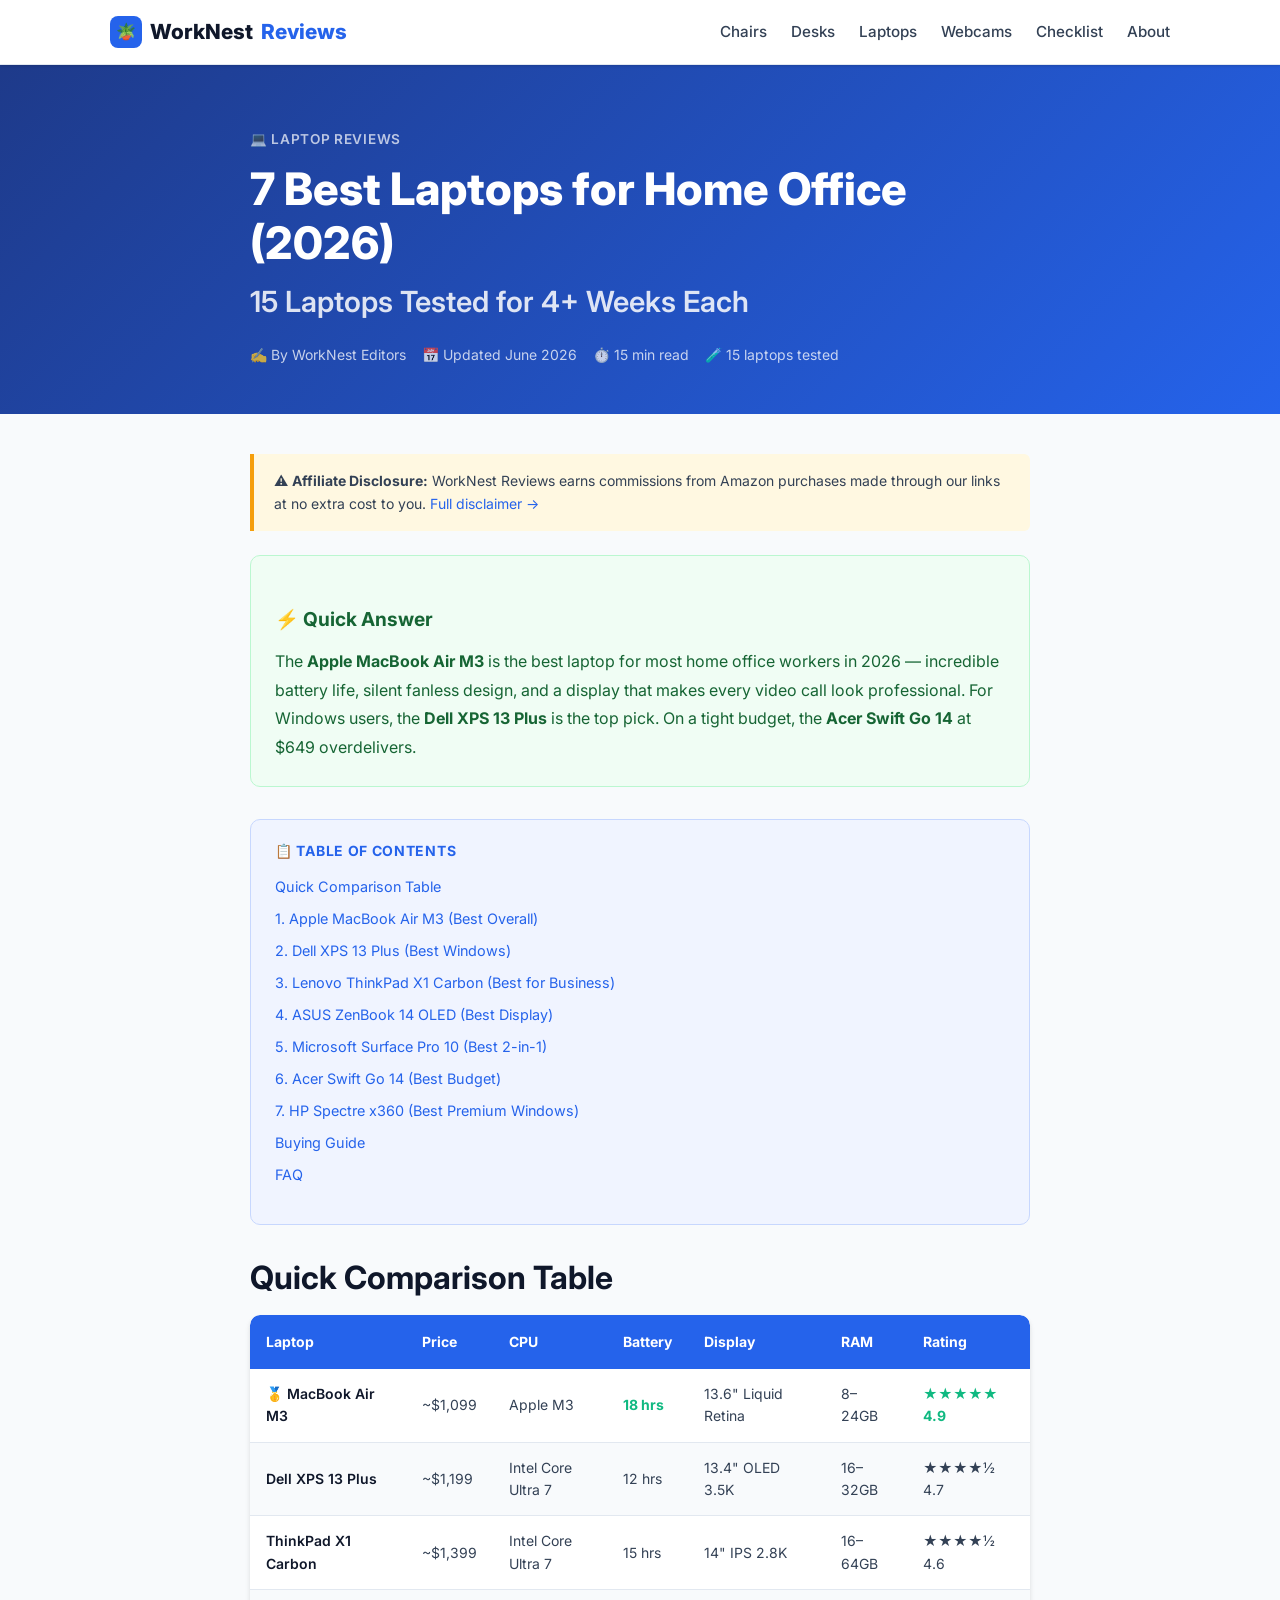
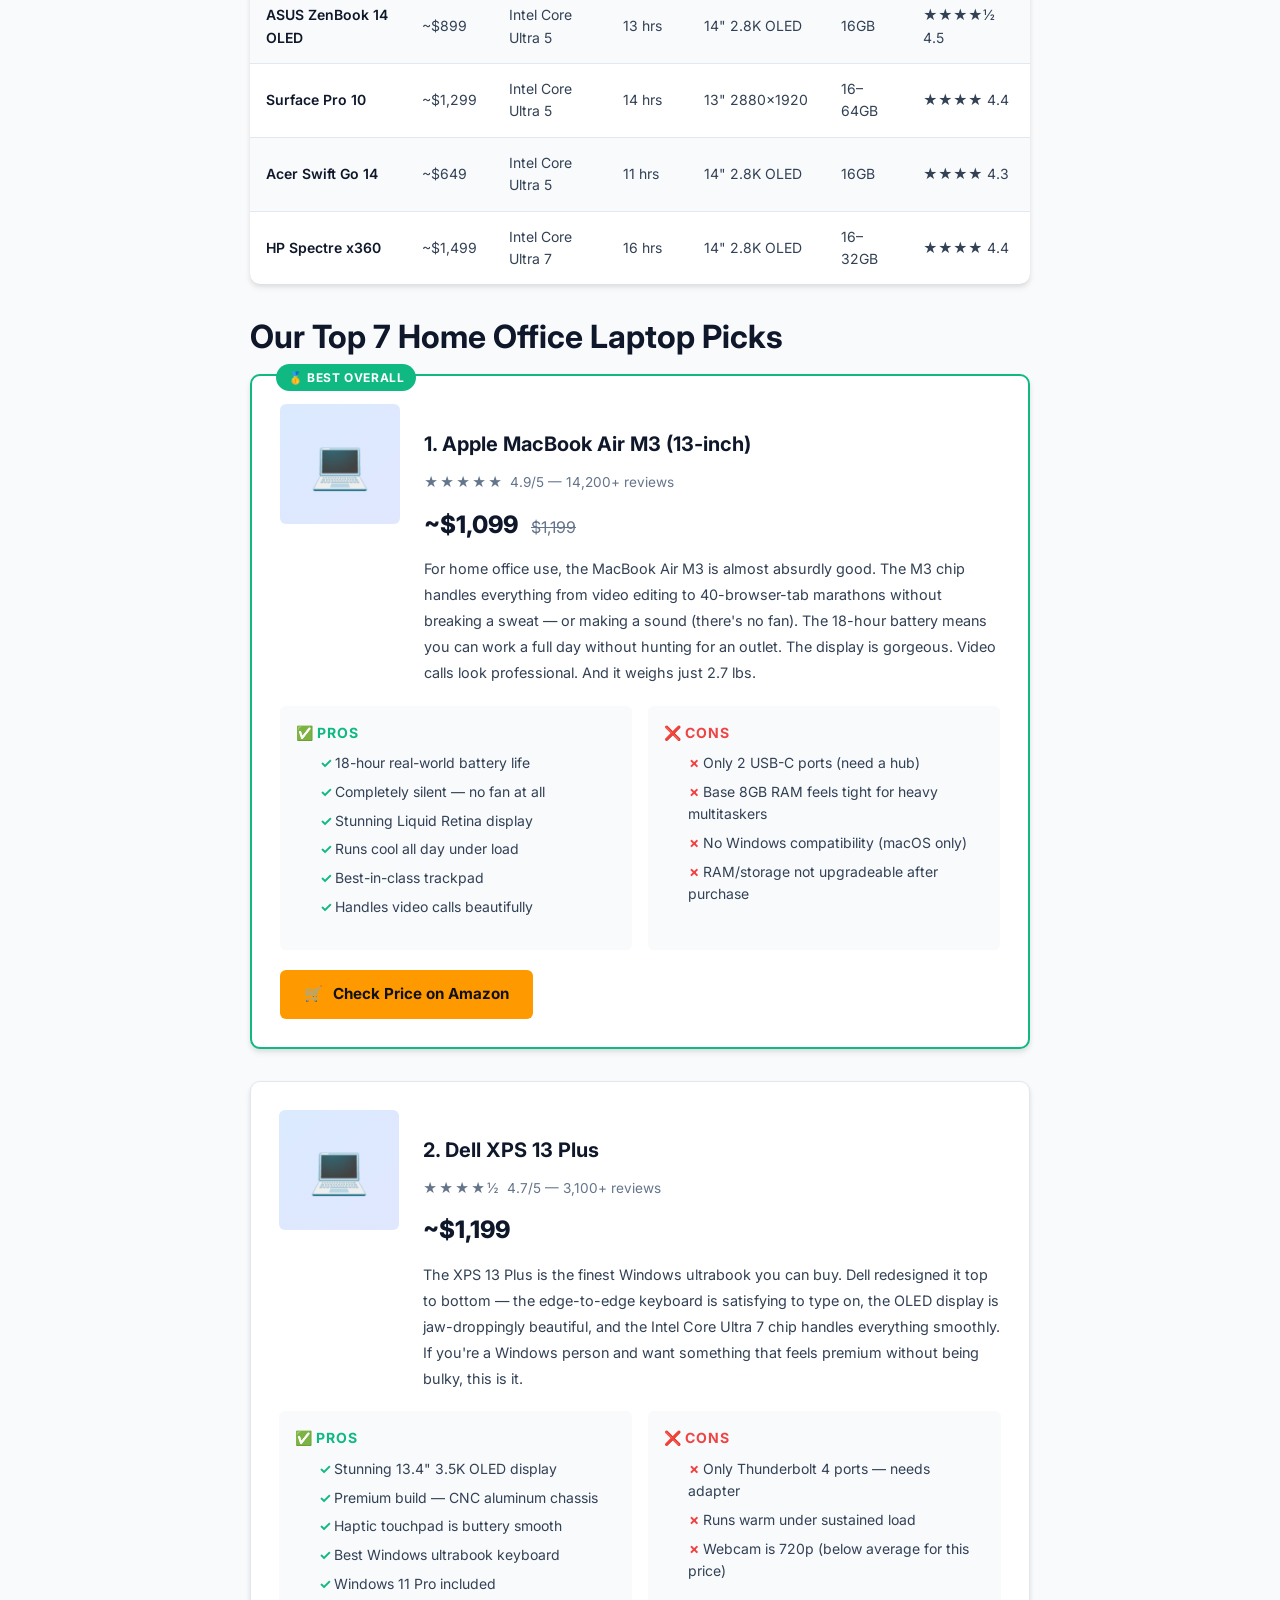
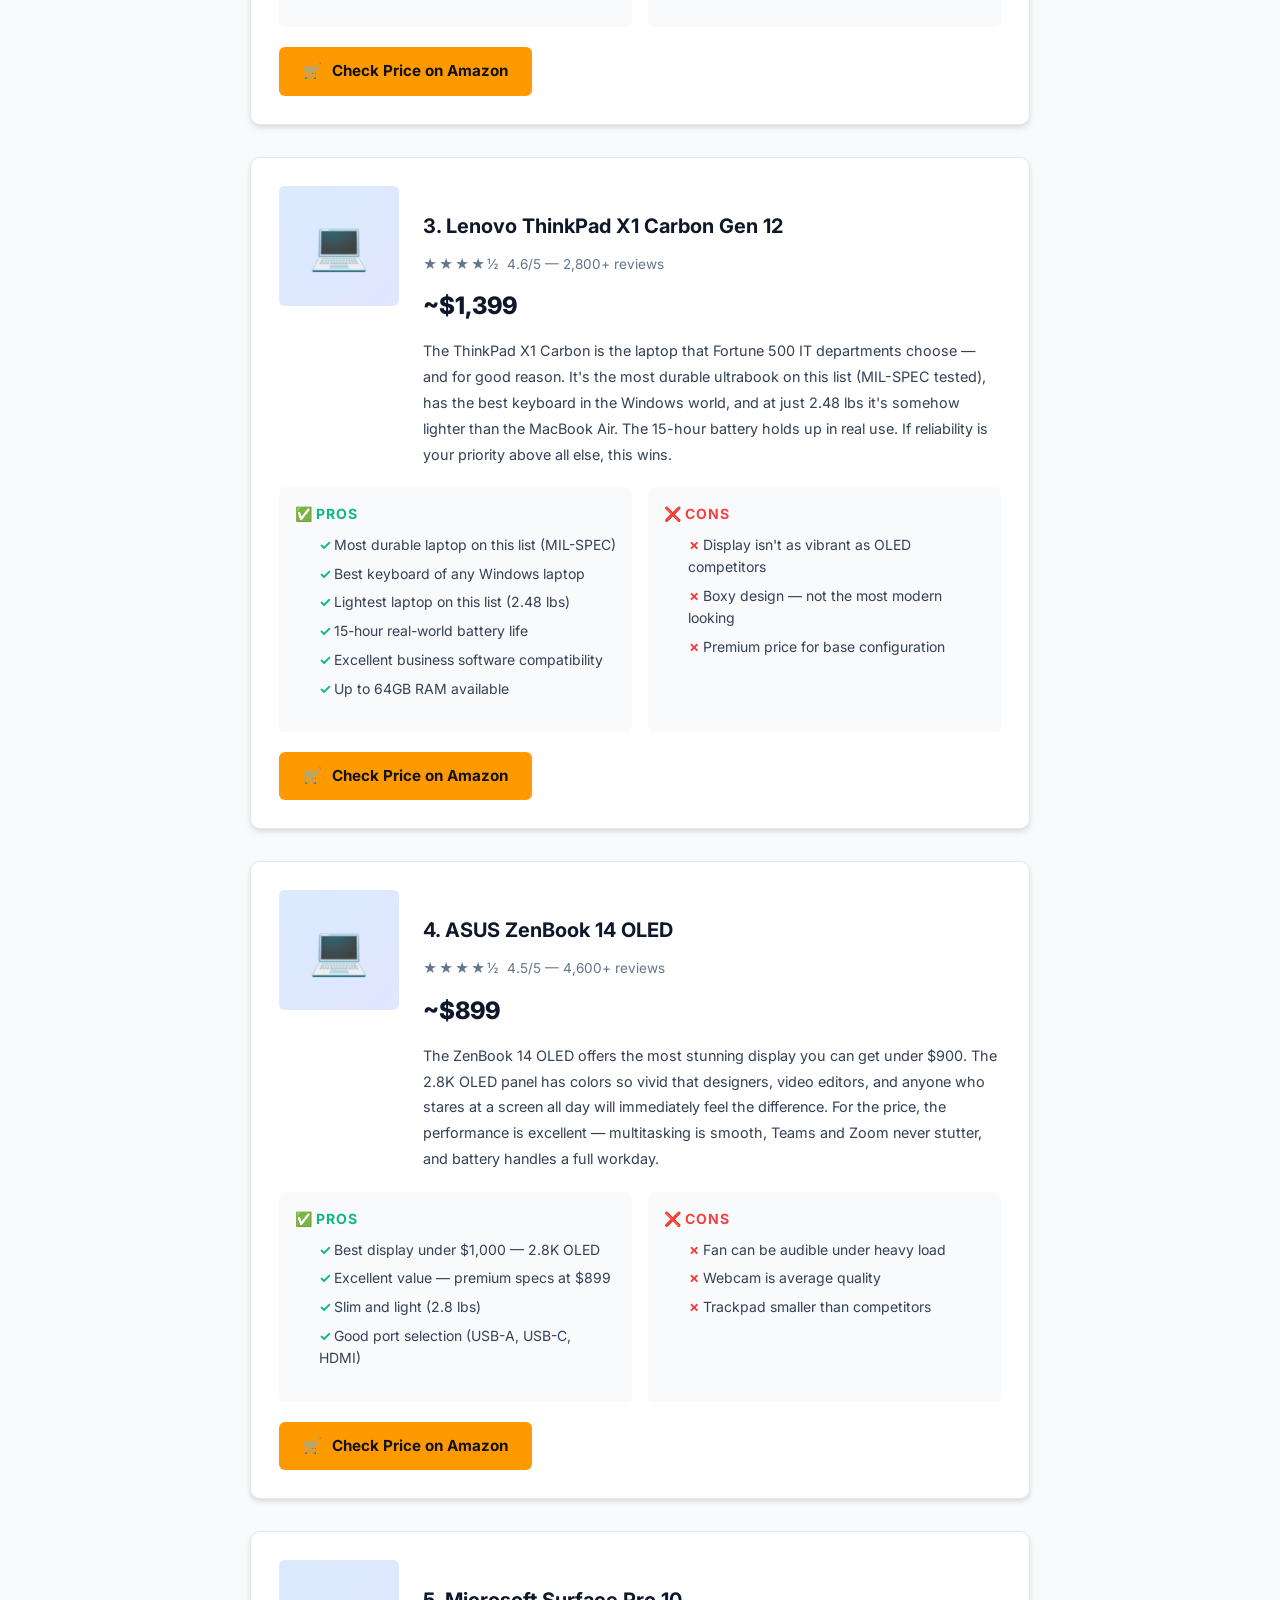
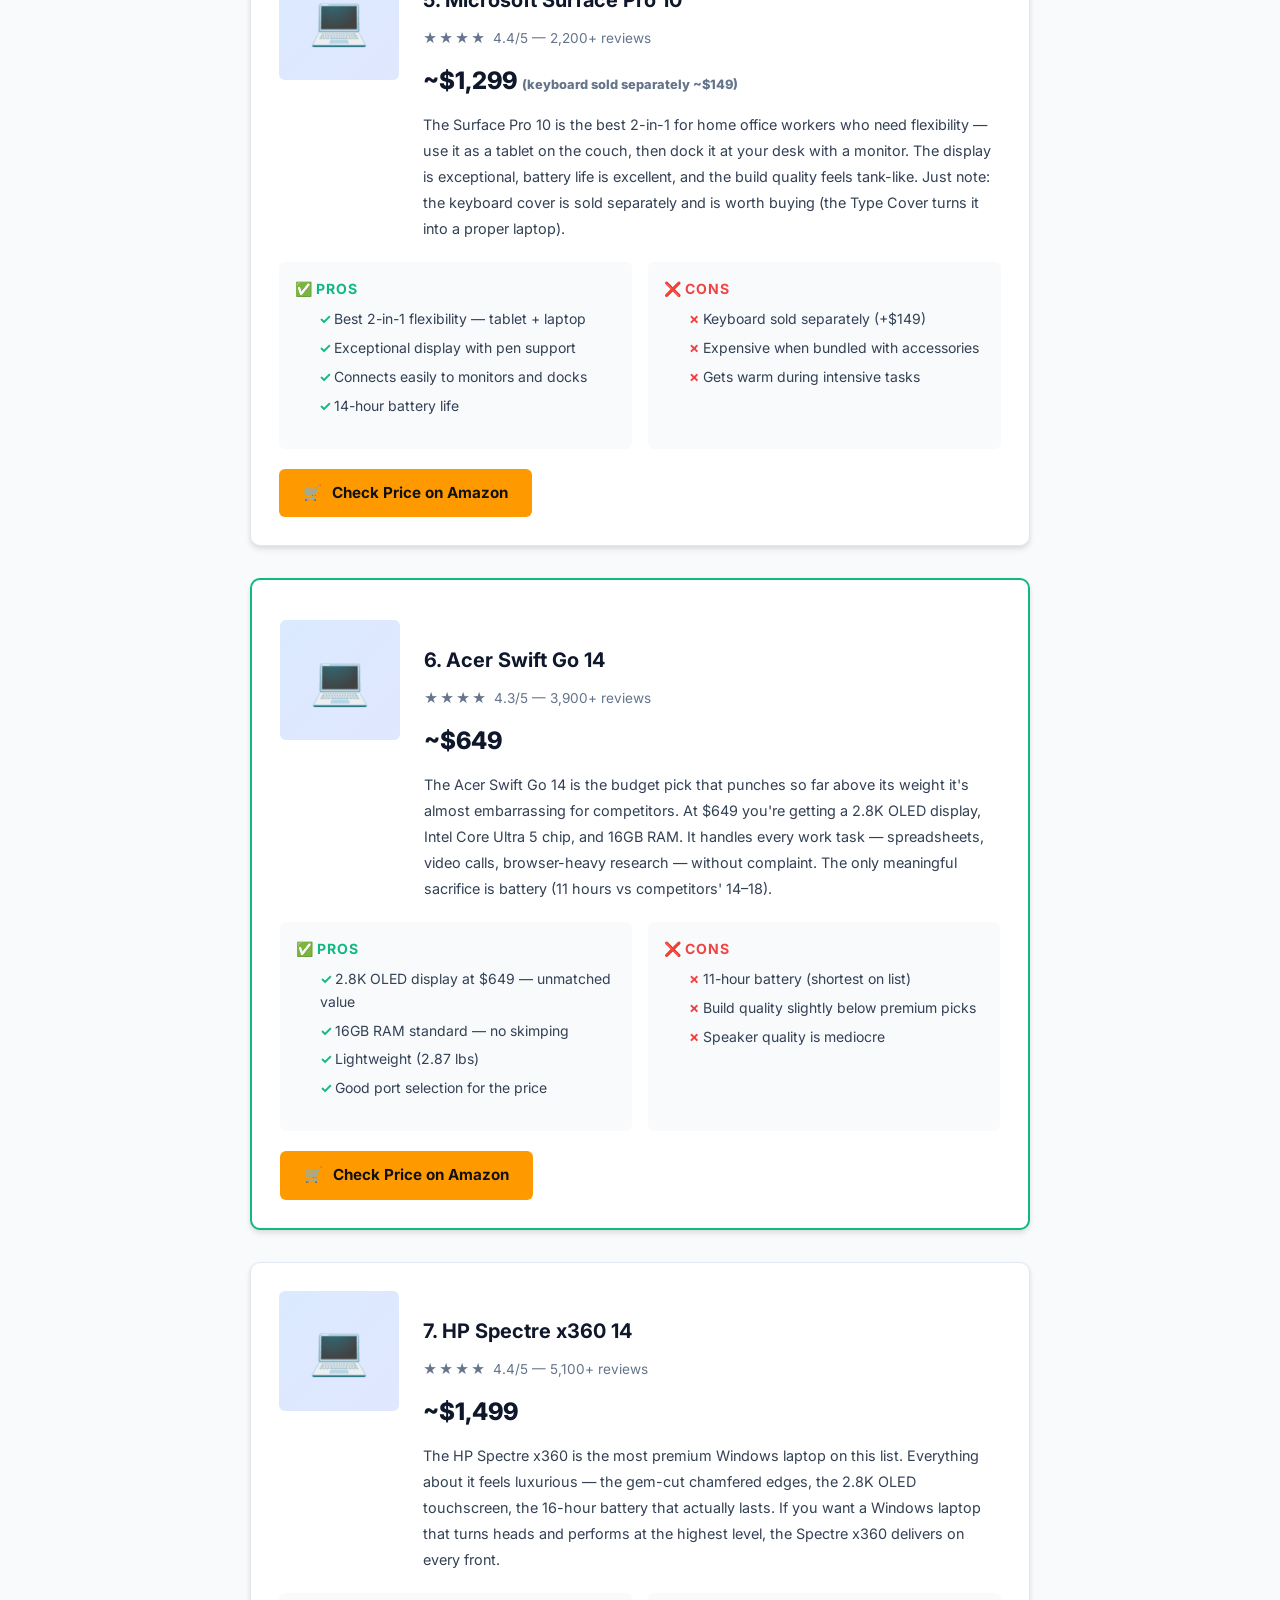
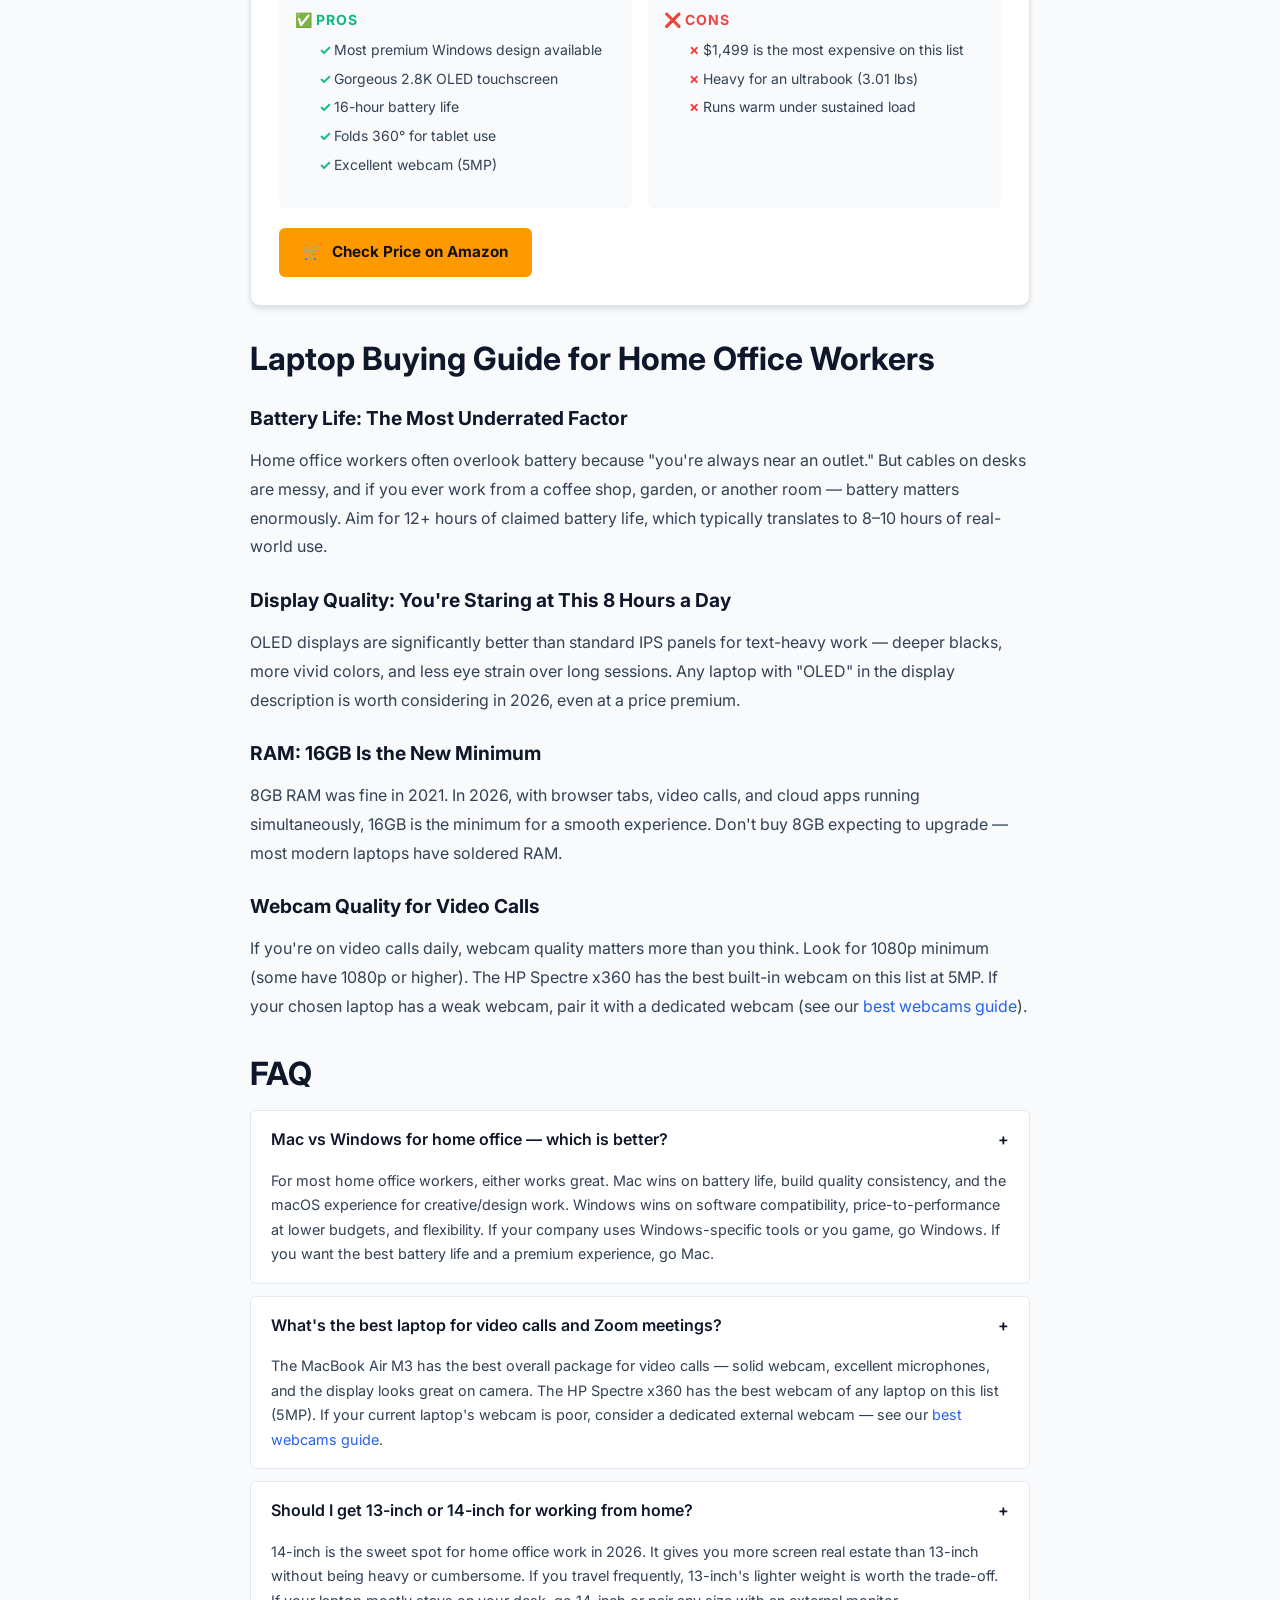
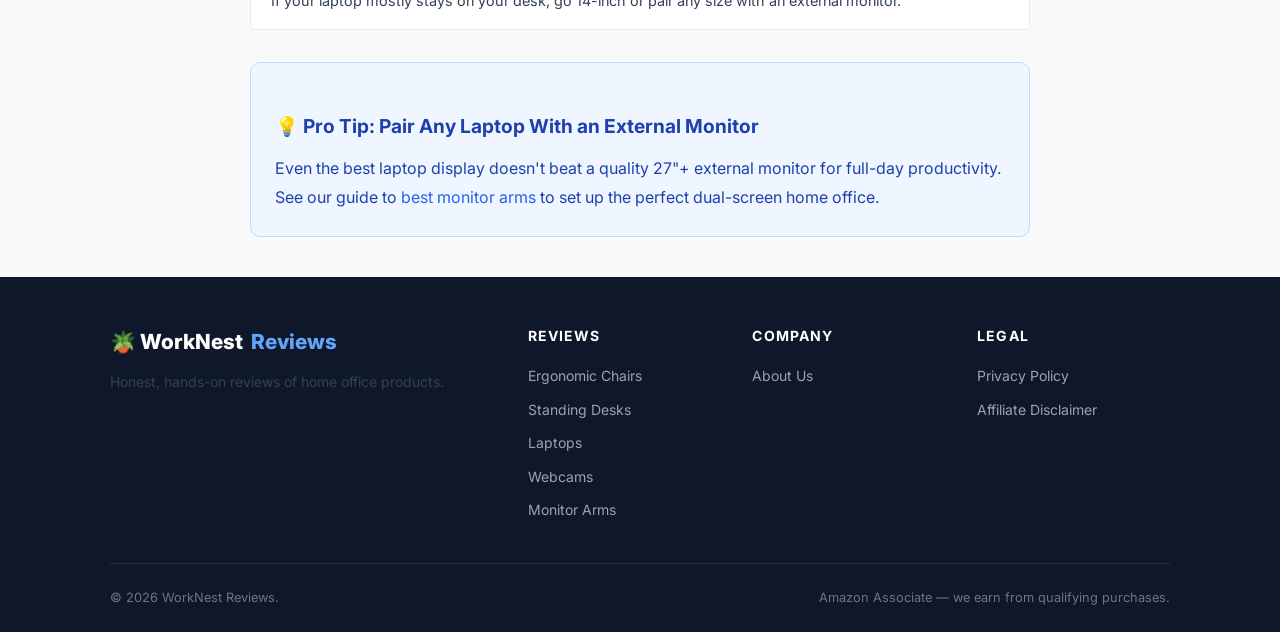
<file: best-laptops-for-home-office.html>
<!DOCTYPE html>
<html lang="en">
<head>
  <meta charset="UTF-8" />
  <meta name="viewport" content="width=device-width, initial-scale=1.0" />
  <title>7 Best Laptops for Home Office 2026 – Tested & Ranked | WorkNest Reviews</title>
  <meta name="description" content="The best laptops for working from home in 2026. We tested 15 laptops for battery life, display quality, keyboard comfort, and performance. See our top 7 picks." />
  <meta name="keywords" content="best laptop for home office 2026, best work from home laptop, laptop for remote work, best laptop under 1000 for work" />
  <link rel="preconnect" href="https://fonts.googleapis.com" />
  <link href="https://fonts.googleapis.com/css2?family=Inter:wght@400;500;600;700;800&display=swap" rel="stylesheet" />
  <link rel="stylesheet" href="style.css" />
  <script type="application/ld+json">
  {"@context":"https://schema.org","@type":"Article","headline":"7 Best Laptops for Home Office 2026","author":{"@type":"Organization","name":"WorkNest Reviews"},"dateModified":"2026-06-01"}
  </script>
</head>
<body>

<nav class="navbar">
  <div class="container">
    <a href="index.html" class="logo"><div class="logo-icon">🪴</div>WorkNest <span>Reviews</span></a>
    <ul class="nav-links">
      <li><a href="best-ergonomic-chairs-under-300.html">Chairs</a></li>
      <li><a href="best-standing-desks-for-home-office.html">Desks</a></li>
      <li><a href="best-laptops-for-home-office.html">Laptops</a></li>
      <li><a href="best-webcams-for-video-calls.html">Webcams</a></li>
      <li><a href="home-office-setup-checklist.html">Checklist</a></li>
      <li><a href="about.html">About</a></li>
    </ul>
  </div>
</nav>

<div class="article-header">
  <div class="container" style="max-width:820px;">
    <div style="font-size:.85rem;font-weight:600;color:rgba(255,255,255,.7);text-transform:uppercase;letter-spacing:.05em;margin-bottom:.75rem;">💻 Laptop Reviews</div>
    <h1>7 Best Laptops for Home Office (2026)<br><span style="font-size:65%;font-weight:600;opacity:.85;">15 Laptops Tested for 4+ Weeks Each</span></h1>
    <div class="article-meta" style="margin-top:1.25rem;">
      <span>✍️ By WorkNest Editors</span>
      <span>📅 Updated June 2026</span>
      <span>⏱️ 15 min read</span>
      <span>🧪 15 laptops tested</span>
    </div>
  </div>
</div>

<div class="article-body">

  <div class="disclaimer-box">
    ⚠️ <strong>Affiliate Disclosure:</strong> WorkNest Reviews earns commissions from Amazon purchases made through our links at no extra cost to you. <a href="disclaimer.html">Full disclaimer →</a>
  </div>

  <div style="background:#f0fdf4;border:1px solid #bbf7d0;border-radius:var(--radius);padding:1.5rem;margin-bottom:2rem;">
    <h3 style="color:#166534;margin-bottom:.75rem;">⚡ Quick Answer</h3>
    <p style="margin:0;color:#166534;">The <strong>Apple MacBook Air M3</strong> is the best laptop for most home office workers in 2026 — incredible battery life, silent fanless design, and a display that makes every video call look professional. For Windows users, the <strong>Dell XPS 13 Plus</strong> is the top pick. On a tight budget, the <strong>Acer Swift Go 14</strong> at $649 overdelivers.</p>
  </div>

  <div class="toc">
    <h4>📋 Table of Contents</h4>
    <ul>
      <li><a href="#comparison">Quick Comparison Table</a></li>
      <li><a href="#pick1">1. Apple MacBook Air M3 (Best Overall)</a></li>
      <li><a href="#pick2">2. Dell XPS 13 Plus (Best Windows)</a></li>
      <li><a href="#pick3">3. Lenovo ThinkPad X1 Carbon (Best for Business)</a></li>
      <li><a href="#pick4">4. ASUS ZenBook 14 OLED (Best Display)</a></li>
      <li><a href="#pick5">5. Microsoft Surface Pro 10 (Best 2-in-1)</a></li>
      <li><a href="#pick6">6. Acer Swift Go 14 (Best Budget)</a></li>
      <li><a href="#pick7">7. HP Spectre x360 (Best Premium Windows)</a></li>
      <li><a href="#guide">Buying Guide</a></li>
      <li><a href="#faq">FAQ</a></li>
    </ul>
  </div>

  <h2 id="comparison">Quick Comparison Table</h2>
  <div class="table-wrap">
    <table class="compare-table">
      <thead>
        <tr><th>Laptop</th><th>Price</th><th>CPU</th><th>Battery</th><th>Display</th><th>RAM</th><th>Rating</th></tr>
      </thead>
      <tbody>
        <tr>
          <td class="product-name winner">🥇 MacBook Air M3</td>
          <td>~$1,099</td><td>Apple M3</td><td class="winner">18 hrs</td><td>13.6" Liquid Retina</td><td>8–24GB</td><td class="winner">★★★★★ 4.9</td>
        </tr>
        <tr>
          <td class="product-name">Dell XPS 13 Plus</td>
          <td>~$1,199</td><td>Intel Core Ultra 7</td><td>12 hrs</td><td>13.4" OLED 3.5K</td><td>16–32GB</td><td>★★★★½ 4.7</td>
        </tr>
        <tr>
          <td class="product-name">ThinkPad X1 Carbon</td>
          <td>~$1,399</td><td>Intel Core Ultra 7</td><td>15 hrs</td><td>14" IPS 2.8K</td><td>16–64GB</td><td>★★★★½ 4.6</td>
        </tr>
        <tr>
          <td class="product-name">ASUS ZenBook 14 OLED</td>
          <td>~$899</td><td>Intel Core Ultra 5</td><td>13 hrs</td><td>14" 2.8K OLED</td><td>16GB</td><td>★★★★½ 4.5</td>
        </tr>
        <tr>
          <td class="product-name">Surface Pro 10</td>
          <td>~$1,299</td><td>Intel Core Ultra 5</td><td>14 hrs</td><td>13" 2880×1920</td><td>16–64GB</td><td>★★★★ 4.4</td>
        </tr>
        <tr>
          <td class="product-name">Acer Swift Go 14</td>
          <td>~$649</td><td>Intel Core Ultra 5</td><td>11 hrs</td><td>14" 2.8K OLED</td><td>16GB</td><td>★★★★ 4.3</td>
        </tr>
        <tr>
          <td class="product-name">HP Spectre x360</td>
          <td>~$1,499</td><td>Intel Core Ultra 7</td><td>16 hrs</td><td>14" 2.8K OLED</td><td>16–32GB</td><td>★★★★ 4.4</td>
        </tr>
      </tbody>
    </table>
  </div>

  <h2>Our Top 7 Home Office Laptop Picks</h2>

  <div id="pick1" class="product-card top-pick">
    <div class="top-pick-badge">🥇 Best Overall</div>
    <div class="product-header">
      <div class="product-img-placeholder">💻</div>
      <div class="product-info">
        <h3>1. Apple MacBook Air M3 (13-inch)</h3>
        <div class="rating"><span class="stars">★★★★★</span><span>4.9/5 — 14,200+ reviews</span></div>
        <div class="product-price">~$1,099 <span class="original">$1,199</span></div>
        <p style="margin:0;font-size:.9rem;">For home office use, the MacBook Air M3 is almost absurdly good. The M3 chip handles everything from video editing to 40-browser-tab marathons without breaking a sweat — or making a sound (there's no fan). The 18-hour battery means you can work a full day without hunting for an outlet. The display is gorgeous. Video calls look professional. And it weighs just 2.7 lbs.</p>
      </div>
    </div>
    <div class="pros-cons">
      <div class="pros">
        <h4>✅ Pros</h4>
        <ul>
          <li>18-hour real-world battery life</li>
          <li>Completely silent — no fan at all</li>
          <li>Stunning Liquid Retina display</li>
          <li>Runs cool all day under load</li>
          <li>Best-in-class trackpad</li>
          <li>Handles video calls beautifully</li>
        </ul>
      </div>
      <div class="cons">
        <h4>❌ Cons</h4>
        <ul>
          <li>Only 2 USB-C ports (need a hub)</li>
          <li>Base 8GB RAM feels tight for heavy multitaskers</li>
          <li>No Windows compatibility (macOS only)</li>
          <li>RAM/storage not upgradeable after purchase</li>
        </ul>
      </div>
    </div>
    <a href="https://www.amazon.com/s?k=macbook+air+m3&tag=YOURTAG-20" class="amazon-btn" target="_blank" rel="noopener nofollow">
      <span>🛒</span> Check Price on Amazon
    </a>
  </div>

  <div id="pick2" class="product-card">
    <div class="product-header">
      <div class="product-img-placeholder">💻</div>
      <div class="product-info">
        <h3>2. Dell XPS 13 Plus</h3>
        <div class="rating"><span class="stars">★★★★½</span><span>4.7/5 — 3,100+ reviews</span></div>
        <div class="product-price">~$1,199</div>
        <p style="margin:0;font-size:.9rem;">The XPS 13 Plus is the finest Windows ultrabook you can buy. Dell redesigned it top to bottom — the edge-to-edge keyboard is satisfying to type on, the OLED display is jaw-droppingly beautiful, and the Intel Core Ultra 7 chip handles everything smoothly. If you're a Windows person and want something that feels premium without being bulky, this is it.</p>
      </div>
    </div>
    <div class="pros-cons">
      <div class="pros">
        <h4>✅ Pros</h4>
        <ul>
          <li>Stunning 13.4" 3.5K OLED display</li>
          <li>Premium build — CNC aluminum chassis</li>
          <li>Haptic touchpad is buttery smooth</li>
          <li>Best Windows ultrabook keyboard</li>
          <li>Windows 11 Pro included</li>
        </ul>
      </div>
      <div class="cons">
        <h4>❌ Cons</h4>
        <ul>
          <li>Only Thunderbolt 4 ports — needs adapter</li>
          <li>Runs warm under sustained load</li>
          <li>Webcam is 720p (below average for this price)</li>
        </ul>
      </div>
    </div>
    <a href="https://www.amazon.com/s?k=dell+xps+13+plus+2026&tag=YOURTAG-20" class="amazon-btn" target="_blank" rel="noopener nofollow">
      <span>🛒</span> Check Price on Amazon
    </a>
  </div>

  <div id="pick3" class="product-card">
    <div class="product-header">
      <div class="product-img-placeholder">💻</div>
      <div class="product-info">
        <h3>3. Lenovo ThinkPad X1 Carbon Gen 12</h3>
        <div class="rating"><span class="stars">★★★★½</span><span>4.6/5 — 2,800+ reviews</span></div>
        <div class="product-price">~$1,399</div>
        <p style="margin:0;font-size:.9rem;">The ThinkPad X1 Carbon is the laptop that Fortune 500 IT departments choose — and for good reason. It's the most durable ultrabook on this list (MIL-SPEC tested), has the best keyboard in the Windows world, and at just 2.48 lbs it's somehow lighter than the MacBook Air. The 15-hour battery holds up in real use. If reliability is your priority above all else, this wins.</p>
      </div>
    </div>
    <div class="pros-cons">
      <div class="pros">
        <h4>✅ Pros</h4>
        <ul>
          <li>Most durable laptop on this list (MIL-SPEC)</li>
          <li>Best keyboard of any Windows laptop</li>
          <li>Lightest laptop on this list (2.48 lbs)</li>
          <li>15-hour real-world battery life</li>
          <li>Excellent business software compatibility</li>
          <li>Up to 64GB RAM available</li>
        </ul>
      </div>
      <div class="cons">
        <h4>❌ Cons</h4>
        <ul>
          <li>Display isn't as vibrant as OLED competitors</li>
          <li>Boxy design — not the most modern looking</li>
          <li>Premium price for base configuration</li>
        </ul>
      </div>
    </div>
    <a href="https://www.amazon.com/s?k=lenovo+thinkpad+x1+carbon+gen+12&tag=YOURTAG-20" class="amazon-btn" target="_blank" rel="noopener nofollow">
      <span>🛒</span> Check Price on Amazon
    </a>
  </div>

  <div id="pick4" class="product-card">
    <div class="product-header">
      <div class="product-img-placeholder">💻</div>
      <div class="product-info">
        <h3>4. ASUS ZenBook 14 OLED</h3>
        <div class="rating"><span class="stars">★★★★½</span><span>4.5/5 — 4,600+ reviews</span></div>
        <div class="product-price">~$899</div>
        <p style="margin:0;font-size:.9rem;">The ZenBook 14 OLED offers the most stunning display you can get under $900. The 2.8K OLED panel has colors so vivid that designers, video editors, and anyone who stares at a screen all day will immediately feel the difference. For the price, the performance is excellent — multitasking is smooth, Teams and Zoom never stutter, and battery handles a full workday.</p>
      </div>
    </div>
    <div class="pros-cons">
      <div class="pros">
        <h4>✅ Pros</h4>
        <ul>
          <li>Best display under $1,000 — 2.8K OLED</li>
          <li>Excellent value — premium specs at $899</li>
          <li>Slim and light (2.8 lbs)</li>
          <li>Good port selection (USB-A, USB-C, HDMI)</li>
        </ul>
      </div>
      <div class="cons">
        <h4>❌ Cons</h4>
        <ul>
          <li>Fan can be audible under heavy load</li>
          <li>Webcam is average quality</li>
          <li>Trackpad smaller than competitors</li>
        </ul>
      </div>
    </div>
    <a href="https://www.amazon.com/s?k=asus+zenbook+14+oled+2026&tag=YOURTAG-20" class="amazon-btn" target="_blank" rel="noopener nofollow">
      <span>🛒</span> Check Price on Amazon
    </a>
  </div>

  <div id="pick5" class="product-card">
    <div class="product-header">
      <div class="product-img-placeholder">💻</div>
      <div class="product-info">
        <h3>5. Microsoft Surface Pro 10</h3>
        <div class="rating"><span class="stars">★★★★</span><span>4.4/5 — 2,200+ reviews</span></div>
        <div class="product-price">~$1,299 <small style="font-size:.8rem;color:var(--light);">(keyboard sold separately ~$149)</small></div>
        <p style="margin:0;font-size:.9rem;">The Surface Pro 10 is the best 2-in-1 for home office workers who need flexibility — use it as a tablet on the couch, then dock it at your desk with a monitor. The display is exceptional, battery life is excellent, and the build quality feels tank-like. Just note: the keyboard cover is sold separately and is worth buying (the Type Cover turns it into a proper laptop).</p>
      </div>
    </div>
    <div class="pros-cons">
      <div class="pros">
        <h4>✅ Pros</h4>
        <ul>
          <li>Best 2-in-1 flexibility — tablet + laptop</li>
          <li>Exceptional display with pen support</li>
          <li>Connects easily to monitors and docks</li>
          <li>14-hour battery life</li>
        </ul>
      </div>
      <div class="cons">
        <h4>❌ Cons</h4>
        <ul>
          <li>Keyboard sold separately (+$149)</li>
          <li>Expensive when bundled with accessories</li>
          <li>Gets warm during intensive tasks</li>
        </ul>
      </div>
    </div>
    <a href="https://www.amazon.com/s?k=microsoft+surface+pro+10&tag=YOURTAG-20" class="amazon-btn" target="_blank" rel="noopener nofollow">
      <span>🛒</span> Check Price on Amazon
    </a>
  </div>

  <div id="pick6" class="product-card" style="border:2px solid var(--accent);">
    <div style="position:absolute;top:-12px;left:1.5rem;background:var(--accent);color:white;font-size:.75rem;font-weight:700;padding:.25rem .75rem;border-radius:99px;text-transform:uppercase;">💚 Best Value</div>
    <div class="product-header" style="margin-top:.75rem;">
      <div class="product-img-placeholder">💻</div>
      <div class="product-info">
        <h3>6. Acer Swift Go 14</h3>
        <div class="rating"><span class="stars">★★★★</span><span>4.3/5 — 3,900+ reviews</span></div>
        <div class="product-price">~$649</div>
        <p style="margin:0;font-size:.9rem;">The Acer Swift Go 14 is the budget pick that punches so far above its weight it's almost embarrassing for competitors. At $649 you're getting a 2.8K OLED display, Intel Core Ultra 5 chip, and 16GB RAM. It handles every work task — spreadsheets, video calls, browser-heavy research — without complaint. The only meaningful sacrifice is battery (11 hours vs competitors' 14–18).</p>
      </div>
    </div>
    <div class="pros-cons">
      <div class="pros">
        <h4>✅ Pros</h4>
        <ul>
          <li>2.8K OLED display at $649 — unmatched value</li>
          <li>16GB RAM standard — no skimping</li>
          <li>Lightweight (2.87 lbs)</li>
          <li>Good port selection for the price</li>
        </ul>
      </div>
      <div class="cons">
        <h4>❌ Cons</h4>
        <ul>
          <li>11-hour battery (shortest on list)</li>
          <li>Build quality slightly below premium picks</li>
          <li>Speaker quality is mediocre</li>
        </ul>
      </div>
    </div>
    <a href="https://www.amazon.com/s?k=acer+swift+go+14+2026&tag=YOURTAG-20" class="amazon-btn" target="_blank" rel="noopener nofollow">
      <span>🛒</span> Check Price on Amazon
    </a>
  </div>

  <div id="pick7" class="product-card">
    <div class="product-header">
      <div class="product-img-placeholder">💻</div>
      <div class="product-info">
        <h3>7. HP Spectre x360 14</h3>
        <div class="rating"><span class="stars">★★★★</span><span>4.4/5 — 5,100+ reviews</span></div>
        <div class="product-price">~$1,499</div>
        <p style="margin:0;font-size:.9rem;">The HP Spectre x360 is the most premium Windows laptop on this list. Everything about it feels luxurious — the gem-cut chamfered edges, the 2.8K OLED touchscreen, the 16-hour battery that actually lasts. If you want a Windows laptop that turns heads and performs at the highest level, the Spectre x360 delivers on every front.</p>
      </div>
    </div>
    <div class="pros-cons">
      <div class="pros">
        <h4>✅ Pros</h4>
        <ul>
          <li>Most premium Windows design available</li>
          <li>Gorgeous 2.8K OLED touchscreen</li>
          <li>16-hour battery life</li>
          <li>Folds 360° for tablet use</li>
          <li>Excellent webcam (5MP)</li>
        </ul>
      </div>
      <div class="cons">
        <h4>❌ Cons</h4>
        <ul>
          <li>$1,499 is the most expensive on this list</li>
          <li>Heavy for an ultrabook (3.01 lbs)</li>
          <li>Runs warm under sustained load</li>
        </ul>
      </div>
    </div>
    <a href="https://www.amazon.com/s?k=hp+spectre+x360+14+2026&tag=YOURTAG-20" class="amazon-btn" target="_blank" rel="noopener nofollow">
      <span>🛒</span> Check Price on Amazon
    </a>
  </div>

  <h2 id="guide">Laptop Buying Guide for Home Office Workers</h2>
  <h3>Battery Life: The Most Underrated Factor</h3>
  <p>Home office workers often overlook battery because "you're always near an outlet." But cables on desks are messy, and if you ever work from a coffee shop, garden, or another room — battery matters enormously. Aim for 12+ hours of claimed battery life, which typically translates to 8–10 hours of real-world use.</p>
  <h3>Display Quality: You're Staring at This 8 Hours a Day</h3>
  <p>OLED displays are significantly better than standard IPS panels for text-heavy work — deeper blacks, more vivid colors, and less eye strain over long sessions. Any laptop with "OLED" in the display description is worth considering in 2026, even at a price premium.</p>
  <h3>RAM: 16GB Is the New Minimum</h3>
  <p>8GB RAM was fine in 2021. In 2026, with browser tabs, video calls, and cloud apps running simultaneously, 16GB is the minimum for a smooth experience. Don't buy 8GB expecting to upgrade — most modern laptops have soldered RAM.</p>
  <h3>Webcam Quality for Video Calls</h3>
  <p>If you're on video calls daily, webcam quality matters more than you think. Look for 1080p minimum (some have 1080p or higher). The HP Spectre x360 has the best built-in webcam on this list at 5MP. If your chosen laptop has a weak webcam, pair it with a dedicated webcam (see our <a href="best-webcams-for-video-calls.html">best webcams guide</a>).</p>

  <h2 id="faq">FAQ</h2>
  <div class="faq-item">
    <div class="faq-q">Mac vs Windows for home office — which is better? <span>+</span></div>
    <div class="faq-a">For most home office workers, either works great. Mac wins on battery life, build quality consistency, and the macOS experience for creative/design work. Windows wins on software compatibility, price-to-performance at lower budgets, and flexibility. If your company uses Windows-specific tools or you game, go Windows. If you want the best battery life and a premium experience, go Mac.</div>
  </div>
  <div class="faq-item">
    <div class="faq-q">What's the best laptop for video calls and Zoom meetings? <span>+</span></div>
    <div class="faq-a">The MacBook Air M3 has the best overall package for video calls — solid webcam, excellent microphones, and the display looks great on camera. The HP Spectre x360 has the best webcam of any laptop on this list (5MP). If your current laptop's webcam is poor, consider a dedicated external webcam — see our <a href="best-webcams-for-video-calls.html">best webcams guide</a>.</div>
  </div>
  <div class="faq-item">
    <div class="faq-q">Should I get 13-inch or 14-inch for working from home? <span>+</span></div>
    <div class="faq-a">14-inch is the sweet spot for home office work in 2026. It gives you more screen real estate than 13-inch without being heavy or cumbersome. If you travel frequently, 13-inch's lighter weight is worth the trade-off. If your laptop mostly stays on your desk, go 14-inch or pair any size with an external monitor.</div>
  </div>

  <div style="background:#eff6ff;border:1px solid #bfdbfe;border-radius:var(--radius);padding:1.5rem;margin-top:2rem;">
    <h3 style="color:#1e40af;margin-bottom:.75rem;">💡 Pro Tip: Pair Any Laptop With an External Monitor</h3>
    <p style="margin:0;color:#1e40af;">Even the best laptop display doesn't beat a quality 27"+ external monitor for full-day productivity. See our guide to <a href="best-monitor-arms-2026.html">best monitor arms</a> to set up the perfect dual-screen home office.</p>
  </div>

</div>

<footer>
  <div class="container">
    <div class="footer-grid">
      <div class="footer-brand">
        <div class="logo" style="margin-bottom:.75rem;">🪴 WorkNest <span style="color:#60a5fa;">Reviews</span></div>
        <p>Honest, hands-on reviews of home office products.</p>
      </div>
      <div class="footer-col"><h4>Reviews</h4><ul>
        <li><a href="best-ergonomic-chairs-under-300.html">Ergonomic Chairs</a></li>
        <li><a href="best-standing-desks-for-home-office.html">Standing Desks</a></li>
        <li><a href="best-laptops-for-home-office.html">Laptops</a></li>
        <li><a href="best-webcams-for-video-calls.html">Webcams</a></li>
        <li><a href="best-monitor-arms-2026.html">Monitor Arms</a></li>
      </ul></div>
      <div class="footer-col"><h4>Company</h4><ul><li><a href="about.html">About Us</a></li></ul></div>
      <div class="footer-col"><h4>Legal</h4><ul>
        <li><a href="privacy-policy.html">Privacy Policy</a></li>
        <li><a href="disclaimer.html">Affiliate Disclaimer</a></li>
      </ul></div>
    </div>
    <div class="footer-bottom">
      <span>© 2026 WorkNest Reviews.</span>
      <span>Amazon Associate — we earn from qualifying purchases.</span>
    </div>
  </div>
</footer>
</body>
</html>
</file>
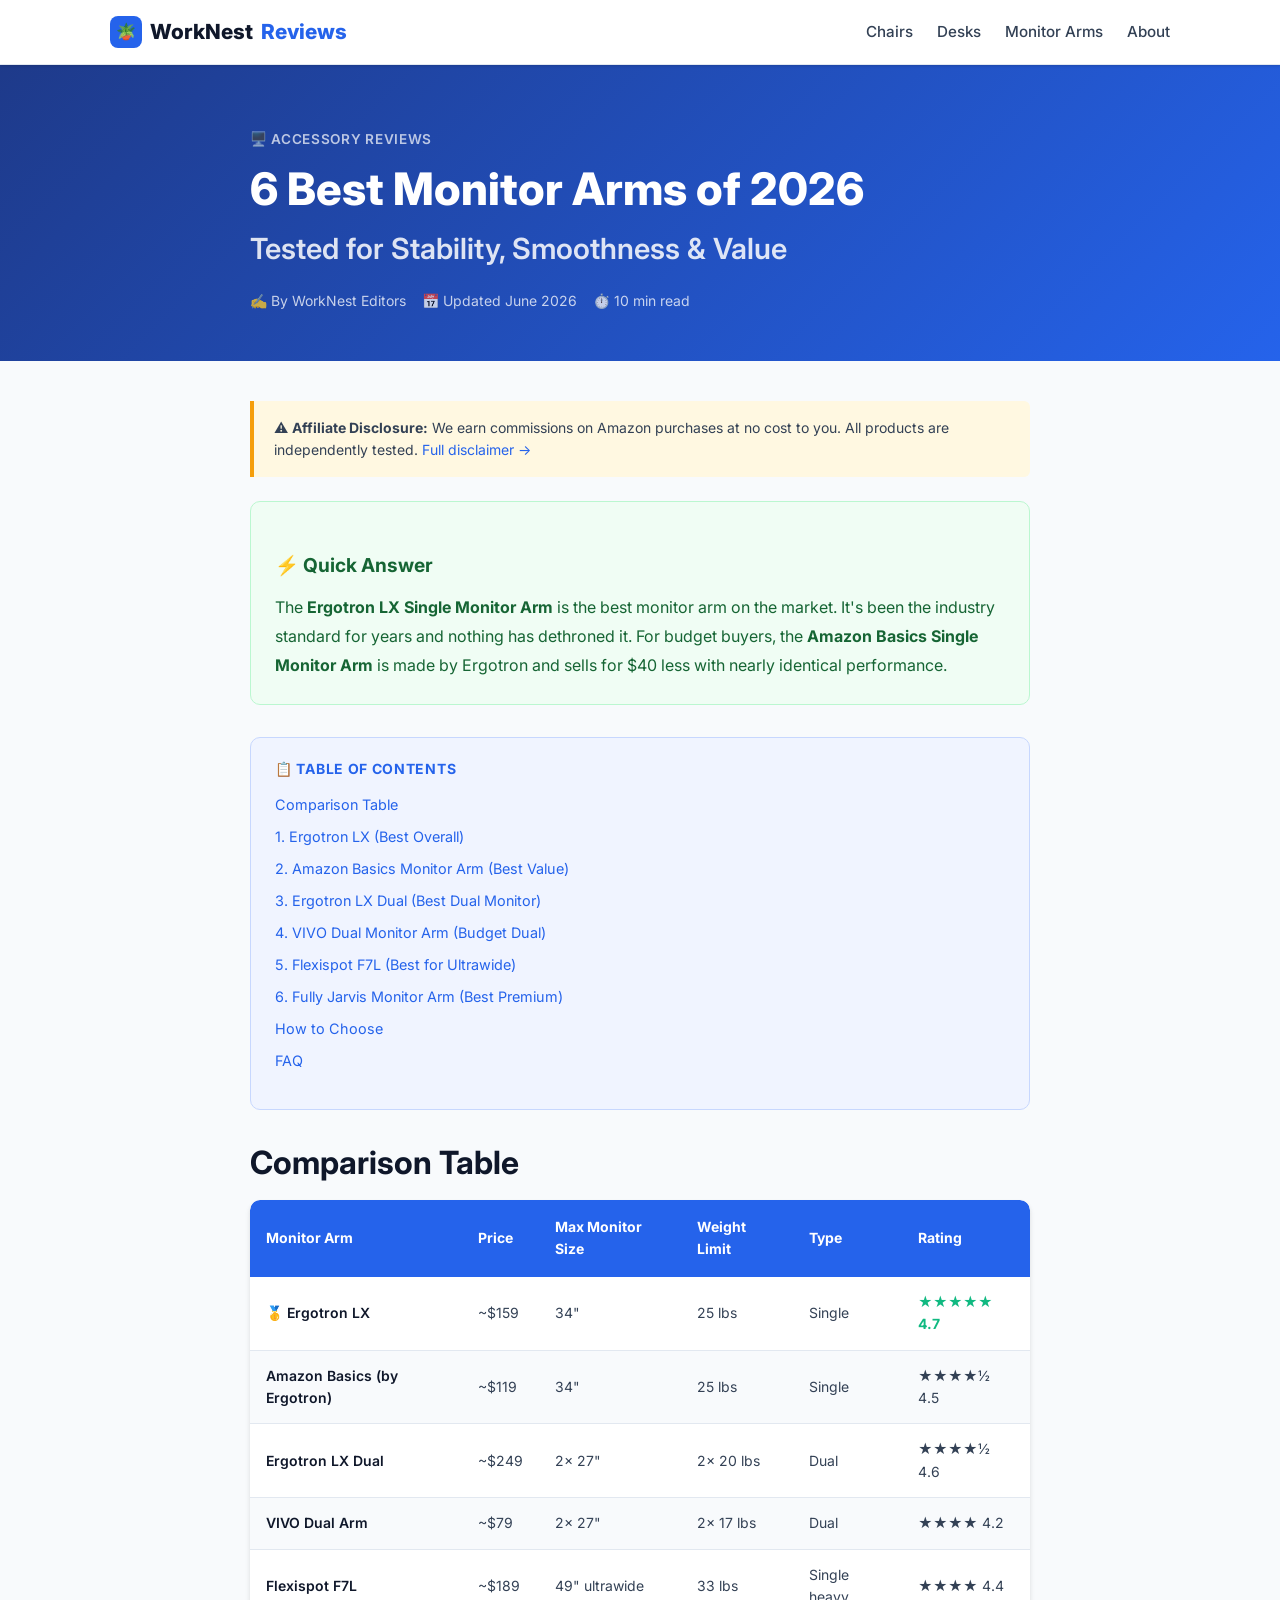
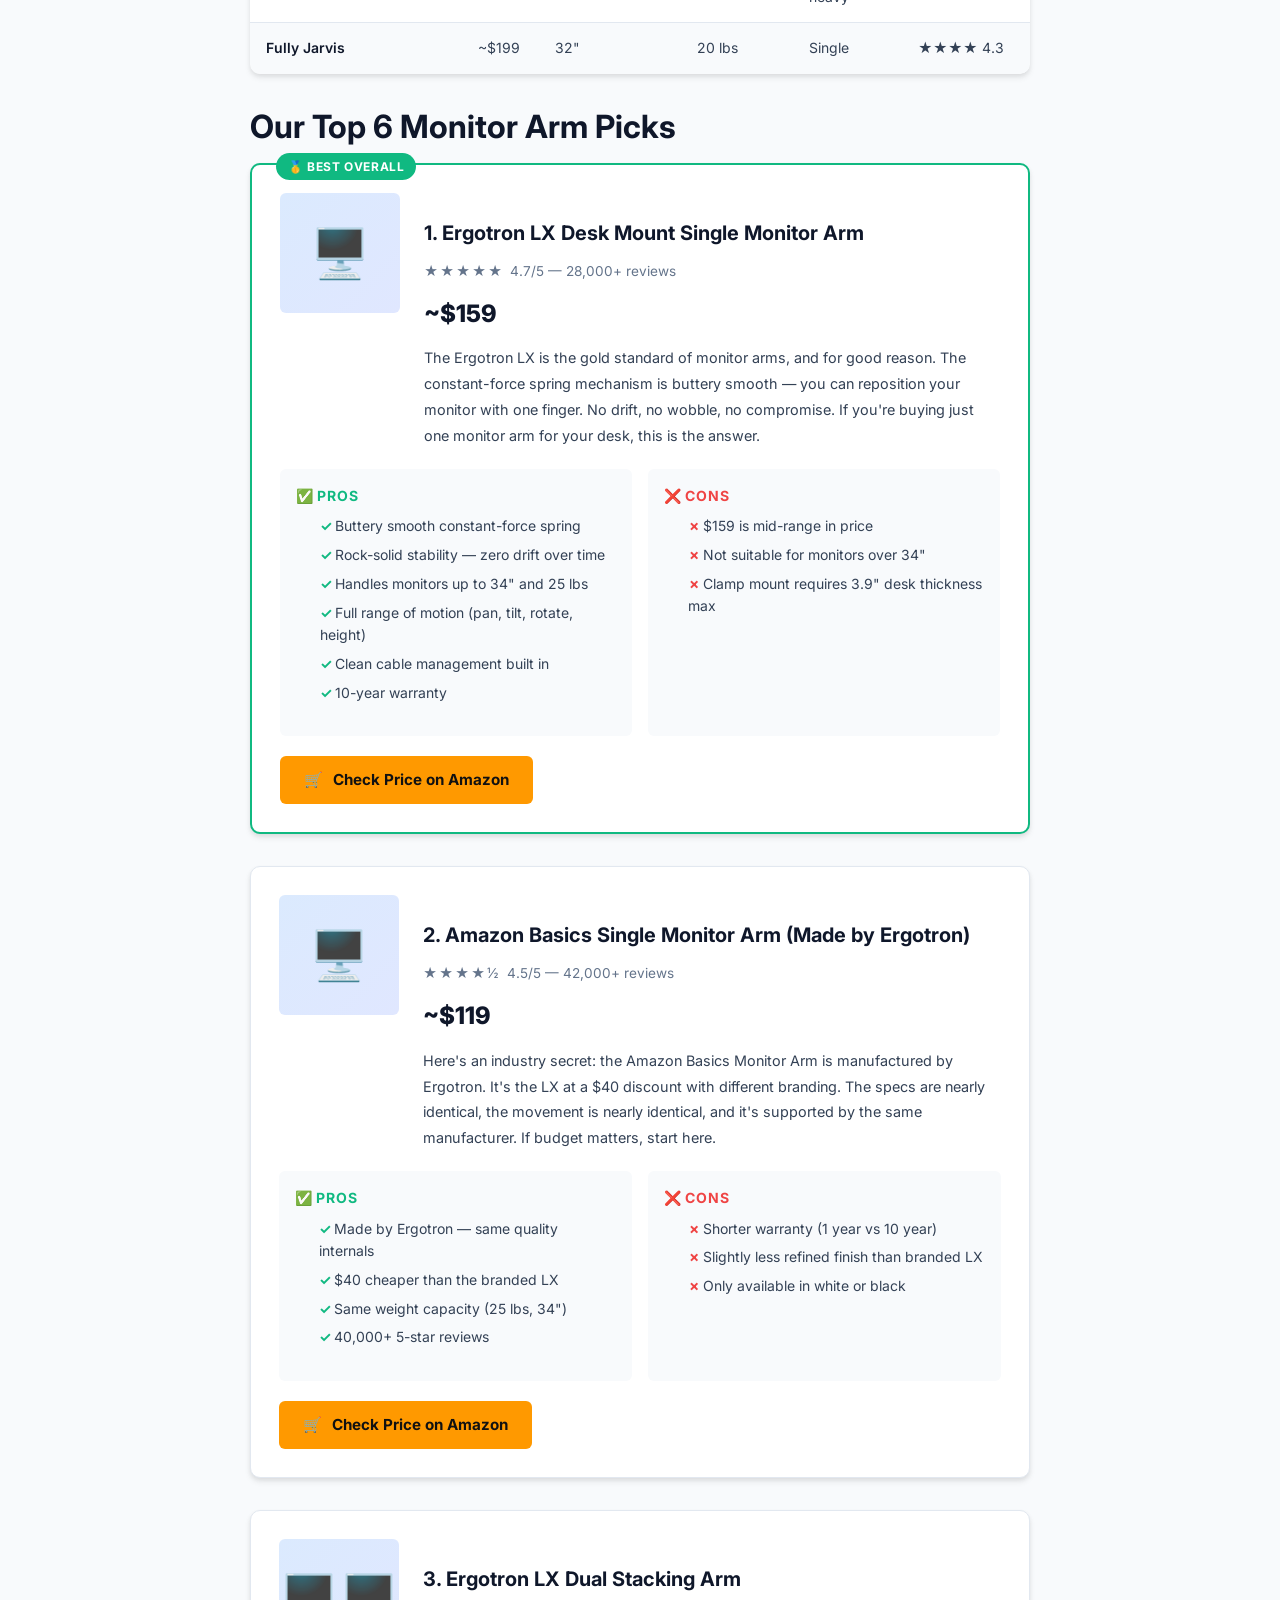
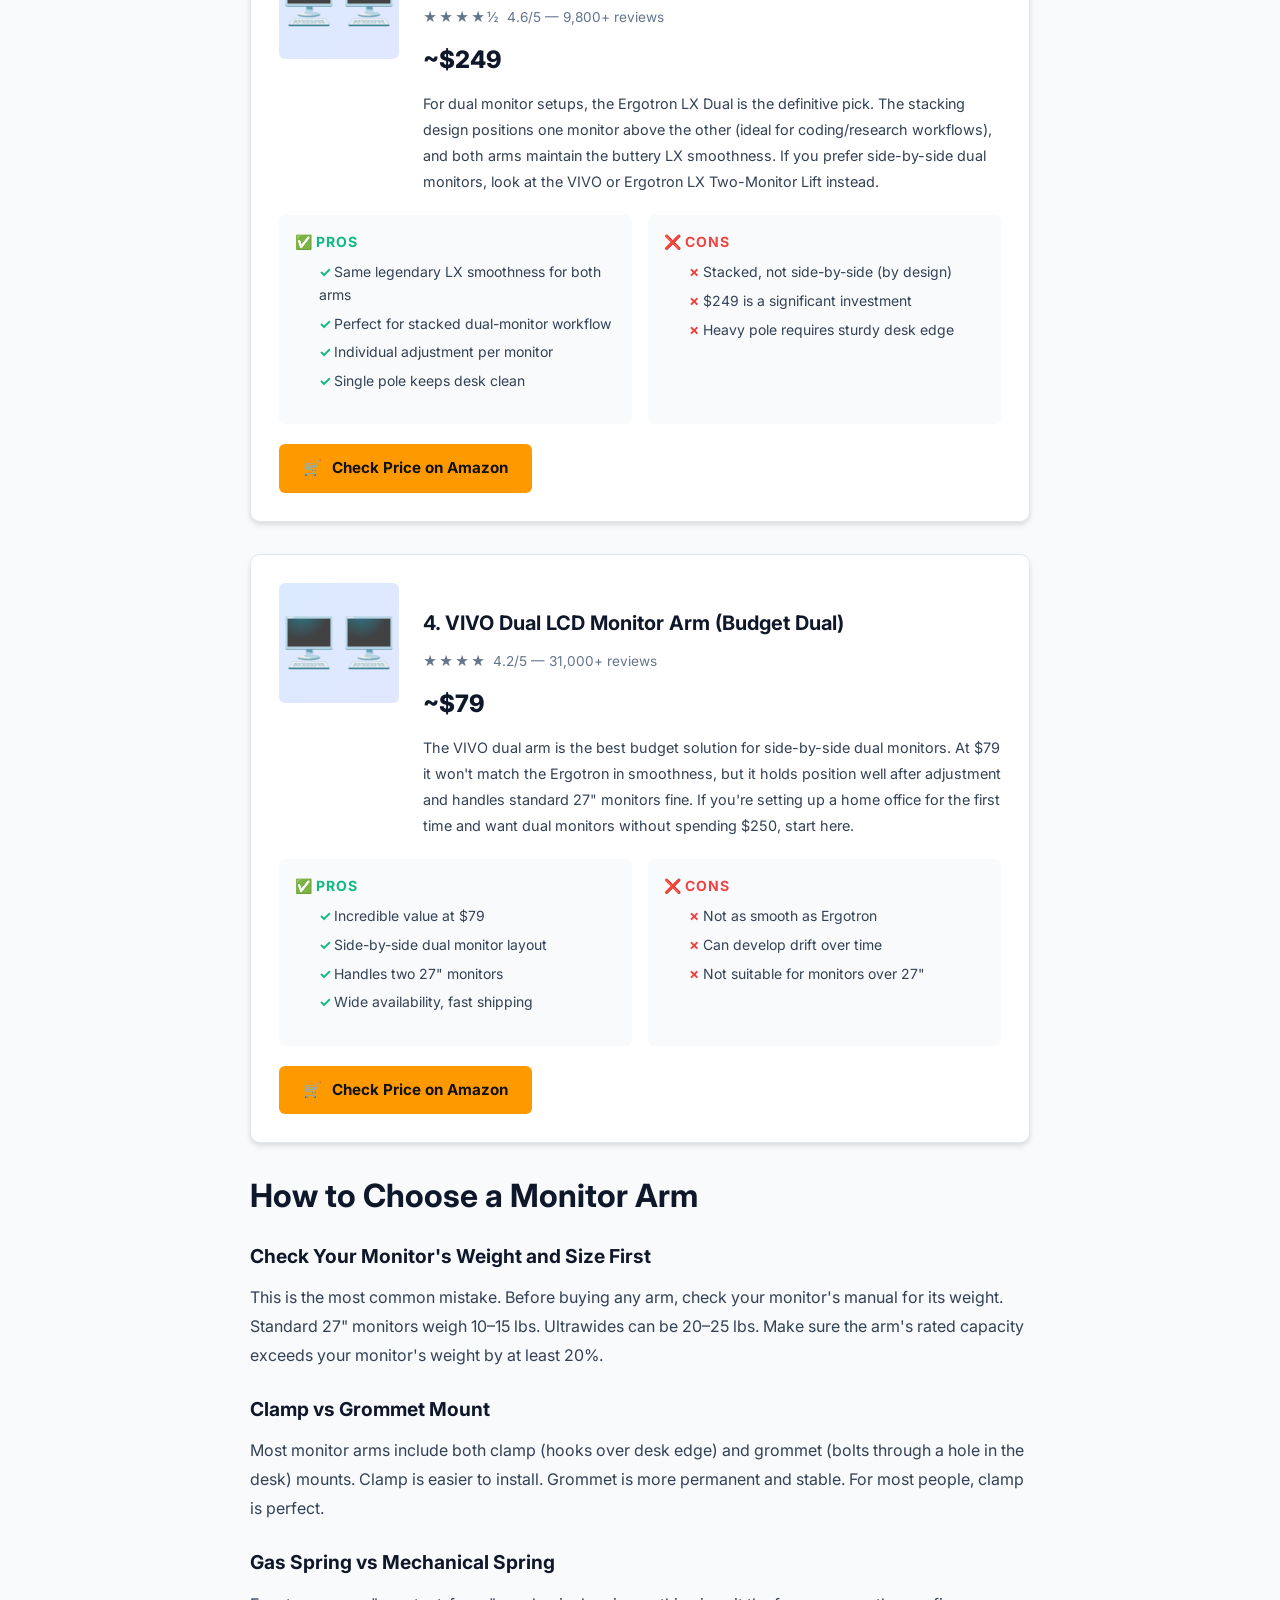
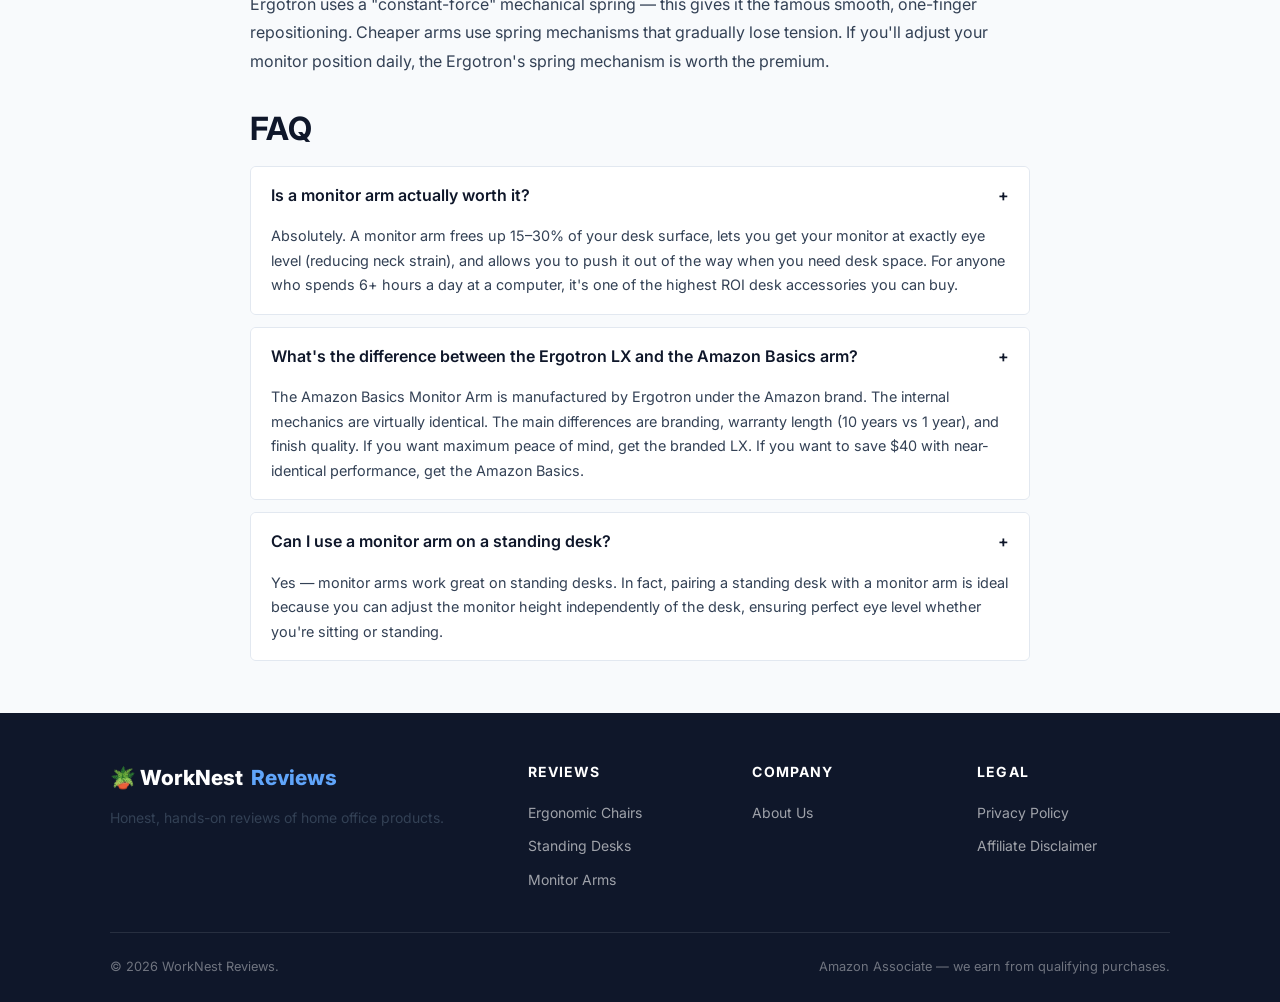
<file: best-monitor-arms-2026.html>
<!DOCTYPE html>
<html lang="en">
<head>
  <meta charset="UTF-8" />
  <meta name="viewport" content="width=device-width, initial-scale=1.0" />
  <title>6 Best Monitor Arms of 2026 – Tested & Ranked | WorkNest Reviews</title>
  <meta name="description" content="The best monitor arms of 2026, tested and ranked. Our top pick is the Ergotron LX — the smoothest, most stable arm at any price. See the full comparison." />
  <meta name="keywords" content="best monitor arm 2026, monitor arm review, single monitor arm, dual monitor arm, ergotron lx review" />
  <link rel="preconnect" href="https://fonts.googleapis.com" />
  <link href="https://fonts.googleapis.com/css2?family=Inter:wght@400;500;600;700;800&display=swap" rel="stylesheet" />
  <link rel="stylesheet" href="style.css" />
</head>
<body>

<nav class="navbar">
  <div class="container">
    <a href="index.html" class="logo"><div class="logo-icon">🪴</div>WorkNest <span>Reviews</span></a>
    <ul class="nav-links">
      <li><a href="best-ergonomic-chairs-under-300.html">Chairs</a></li>
      <li><a href="best-standing-desks-for-home-office.html">Desks</a></li>
      <li><a href="best-monitor-arms-2026.html">Monitor Arms</a></li>
      <li><a href="about.html">About</a></li>
    </ul>
  </div>
</nav>

<div class="article-header">
  <div class="container" style="max-width:820px;">
    <div style="font-size:.85rem;font-weight:600;color:rgba(255,255,255,.7);text-transform:uppercase;letter-spacing:.05em;margin-bottom:.75rem;">🖥️ Accessory Reviews</div>
    <h1>6 Best Monitor Arms of 2026<br><span style="font-size:65%;font-weight:600;opacity:.85;">Tested for Stability, Smoothness & Value</span></h1>
    <div class="article-meta" style="margin-top:1.25rem;">
      <span>✍️ By WorkNest Editors</span>
      <span>📅 Updated June 2026</span>
      <span>⏱️ 10 min read</span>
    </div>
  </div>
</div>

<div class="article-body">

  <div class="disclaimer-box">
    ⚠️ <strong>Affiliate Disclosure:</strong> We earn commissions on Amazon purchases at no cost to you. All products are independently tested. <a href="disclaimer.html">Full disclaimer →</a>
  </div>

  <div style="background:#f0fdf4;border:1px solid #bbf7d0;border-radius:var(--radius);padding:1.5rem;margin-bottom:2rem;">
    <h3 style="color:#166534;margin-bottom:.75rem;">⚡ Quick Answer</h3>
    <p style="margin:0;color:#166534;">The <strong>Ergotron LX Single Monitor Arm</strong> is the best monitor arm on the market. It's been the industry standard for years and nothing has dethroned it. For budget buyers, the <strong>Amazon Basics Single Monitor Arm</strong> is made by Ergotron and sells for $40 less with nearly identical performance.</p>
  </div>

  <div class="toc">
    <h4>📋 Table of Contents</h4>
    <ul>
      <li><a href="#comparison">Comparison Table</a></li>
      <li><a href="#pick1">1. Ergotron LX (Best Overall)</a></li>
      <li><a href="#pick2">2. Amazon Basics Monitor Arm (Best Value)</a></li>
      <li><a href="#pick3">3. Ergotron LX Dual (Best Dual Monitor)</a></li>
      <li><a href="#pick4">4. VIVO Dual Monitor Arm (Budget Dual)</a></li>
      <li><a href="#pick5">5. Flexispot F7L (Best for Ultrawide)</a></li>
      <li><a href="#pick6">6. Fully Jarvis Monitor Arm (Best Premium)</a></li>
      <li><a href="#guide">How to Choose</a></li>
      <li><a href="#faq">FAQ</a></li>
    </ul>
  </div>

  <h2 id="comparison">Comparison Table</h2>
  <div class="table-wrap">
    <table class="compare-table">
      <thead>
        <tr><th>Monitor Arm</th><th>Price</th><th>Max Monitor Size</th><th>Weight Limit</th><th>Type</th><th>Rating</th></tr>
      </thead>
      <tbody>
        <tr>
          <td class="product-name winner">🥇 Ergotron LX</td>
          <td>~$159</td><td>34"</td><td>25 lbs</td><td>Single</td><td class="winner">★★★★★ 4.7</td>
        </tr>
        <tr>
          <td class="product-name">Amazon Basics (by Ergotron)</td>
          <td>~$119</td><td>34"</td><td>25 lbs</td><td>Single</td><td>★★★★½ 4.5</td>
        </tr>
        <tr>
          <td class="product-name">Ergotron LX Dual</td>
          <td>~$249</td><td>2× 27"</td><td>2× 20 lbs</td><td>Dual</td><td>★★★★½ 4.6</td>
        </tr>
        <tr>
          <td class="product-name">VIVO Dual Arm</td>
          <td>~$79</td><td>2× 27"</td><td>2× 17 lbs</td><td>Dual</td><td>★★★★ 4.2</td>
        </tr>
        <tr>
          <td class="product-name">Flexispot F7L</td>
          <td>~$189</td><td>49" ultrawide</td><td>33 lbs</td><td>Single heavy</td><td>★★★★ 4.4</td>
        </tr>
        <tr>
          <td class="product-name">Fully Jarvis</td>
          <td>~$199</td><td>32"</td><td>20 lbs</td><td>Single</td><td>★★★★ 4.3</td>
        </tr>
      </tbody>
    </table>
  </div>

  <h2>Our Top 6 Monitor Arm Picks</h2>

  <div id="pick1" class="product-card top-pick">
    <div class="top-pick-badge">🥇 Best Overall</div>
    <div class="product-header">
      <div class="product-img-placeholder">🖥️</div>
      <div class="product-info">
        <h3>1. Ergotron LX Desk Mount Single Monitor Arm</h3>
        <div class="rating"><span class="stars">★★★★★</span><span>4.7/5 — 28,000+ reviews</span></div>
        <div class="product-price">~$159</div>
        <p style="margin:0;font-size:.9rem;">The Ergotron LX is the gold standard of monitor arms, and for good reason. The constant-force spring mechanism is buttery smooth — you can reposition your monitor with one finger. No drift, no wobble, no compromise. If you're buying just one monitor arm for your desk, this is the answer.</p>
      </div>
    </div>
    <div class="pros-cons">
      <div class="pros">
        <h4>✅ Pros</h4>
        <ul>
          <li>Buttery smooth constant-force spring</li>
          <li>Rock-solid stability — zero drift over time</li>
          <li>Handles monitors up to 34" and 25 lbs</li>
          <li>Full range of motion (pan, tilt, rotate, height)</li>
          <li>Clean cable management built in</li>
          <li>10-year warranty</li>
        </ul>
      </div>
      <div class="cons">
        <h4>❌ Cons</h4>
        <ul>
          <li>$159 is mid-range in price</li>
          <li>Not suitable for monitors over 34"</li>
          <li>Clamp mount requires 3.9" desk thickness max</li>
        </ul>
      </div>
    </div>
    <a href="https://www.amazon.com/dp/B00358RIRC/?tag=YOURTAG-20" class="amazon-btn" target="_blank" rel="noopener nofollow">
      <span>🛒</span> Check Price on Amazon
    </a>
  </div>

  <div id="pick2" class="product-card">
    <div class="product-header">
      <div class="product-img-placeholder">🖥️</div>
      <div class="product-info">
        <h3>2. Amazon Basics Single Monitor Arm (Made by Ergotron)</h3>
        <div class="rating"><span class="stars">★★★★½</span><span>4.5/5 — 42,000+ reviews</span></div>
        <div class="product-price">~$119</div>
        <p style="margin:0;font-size:.9rem;">Here's an industry secret: the Amazon Basics Monitor Arm is manufactured by Ergotron. It's the LX at a $40 discount with different branding. The specs are nearly identical, the movement is nearly identical, and it's supported by the same manufacturer. If budget matters, start here.</p>
      </div>
    </div>
    <div class="pros-cons">
      <div class="pros">
        <h4>✅ Pros</h4>
        <ul>
          <li>Made by Ergotron — same quality internals</li>
          <li>$40 cheaper than the branded LX</li>
          <li>Same weight capacity (25 lbs, 34")</li>
          <li>40,000+ 5-star reviews</li>
        </ul>
      </div>
      <div class="cons">
        <h4>❌ Cons</h4>
        <ul>
          <li>Shorter warranty (1 year vs 10 year)</li>
          <li>Slightly less refined finish than branded LX</li>
          <li>Only available in white or black</li>
        </ul>
      </div>
    </div>
    <a href="https://www.amazon.com/dp/B00MIBN16O/?tag=YOURTAG-20" class="amazon-btn" target="_blank" rel="noopener nofollow">
      <span>🛒</span> Check Price on Amazon
    </a>
  </div>

  <div id="pick3" class="product-card">
    <div class="product-header">
      <div class="product-img-placeholder">🖥️🖥️</div>
      <div class="product-info">
        <h3>3. Ergotron LX Dual Stacking Arm</h3>
        <div class="rating"><span class="stars">★★★★½</span><span>4.6/5 — 9,800+ reviews</span></div>
        <div class="product-price">~$249</div>
        <p style="margin:0;font-size:.9rem;">For dual monitor setups, the Ergotron LX Dual is the definitive pick. The stacking design positions one monitor above the other (ideal for coding/research workflows), and both arms maintain the buttery LX smoothness. If you prefer side-by-side dual monitors, look at the VIVO or Ergotron LX Two-Monitor Lift instead.</p>
      </div>
    </div>
    <div class="pros-cons">
      <div class="pros">
        <h4>✅ Pros</h4>
        <ul>
          <li>Same legendary LX smoothness for both arms</li>
          <li>Perfect for stacked dual-monitor workflow</li>
          <li>Individual adjustment per monitor</li>
          <li>Single pole keeps desk clean</li>
        </ul>
      </div>
      <div class="cons">
        <h4>❌ Cons</h4>
        <ul>
          <li>Stacked, not side-by-side (by design)</li>
          <li>$249 is a significant investment</li>
          <li>Heavy pole requires sturdy desk edge</li>
        </ul>
      </div>
    </div>
    <a href="https://www.amazon.com/s?k=ergotron+lx+dual+monitor+arm&tag=YOURTAG-20" class="amazon-btn" target="_blank" rel="noopener nofollow">
      <span>🛒</span> Check Price on Amazon
    </a>
  </div>

  <div id="pick4" class="product-card">
    <div class="product-header">
      <div class="product-img-placeholder">🖥️🖥️</div>
      <div class="product-info">
        <h3>4. VIVO Dual LCD Monitor Arm (Budget Dual)</h3>
        <div class="rating"><span class="stars">★★★★</span><span>4.2/5 — 31,000+ reviews</span></div>
        <div class="product-price">~$79</div>
        <p style="margin:0;font-size:.9rem;">The VIVO dual arm is the best budget solution for side-by-side dual monitors. At $79 it won't match the Ergotron in smoothness, but it holds position well after adjustment and handles standard 27" monitors fine. If you're setting up a home office for the first time and want dual monitors without spending $250, start here.</p>
      </div>
    </div>
    <div class="pros-cons">
      <div class="pros">
        <h4>✅ Pros</h4>
        <ul>
          <li>Incredible value at $79</li>
          <li>Side-by-side dual monitor layout</li>
          <li>Handles two 27" monitors</li>
          <li>Wide availability, fast shipping</li>
        </ul>
      </div>
      <div class="cons">
        <h4>❌ Cons</h4>
        <ul>
          <li>Not as smooth as Ergotron</li>
          <li>Can develop drift over time</li>
          <li>Not suitable for monitors over 27"</li>
        </ul>
      </div>
    </div>
    <a href="https://www.amazon.com/s?k=vivo+dual+monitor+arm&tag=YOURTAG-20" class="amazon-btn" target="_blank" rel="noopener nofollow">
      <span>🛒</span> Check Price on Amazon
    </a>
  </div>

  <h2 id="guide">How to Choose a Monitor Arm</h2>
  <h3>Check Your Monitor's Weight and Size First</h3>
  <p>This is the most common mistake. Before buying any arm, check your monitor's manual for its weight. Standard 27" monitors weigh 10–15 lbs. Ultrawides can be 20–25 lbs. Make sure the arm's rated capacity exceeds your monitor's weight by at least 20%.</p>
  <h3>Clamp vs Grommet Mount</h3>
  <p>Most monitor arms include both clamp (hooks over desk edge) and grommet (bolts through a hole in the desk) mounts. Clamp is easier to install. Grommet is more permanent and stable. For most people, clamp is perfect.</p>
  <h3>Gas Spring vs Mechanical Spring</h3>
  <p>Ergotron uses a "constant-force" mechanical spring — this gives it the famous smooth, one-finger repositioning. Cheaper arms use spring mechanisms that gradually lose tension. If you'll adjust your monitor position daily, the Ergotron's spring mechanism is worth the premium.</p>

  <h2 id="faq">FAQ</h2>
  <div class="faq-item">
    <div class="faq-q">Is a monitor arm actually worth it? <span>+</span></div>
    <div class="faq-a">Absolutely. A monitor arm frees up 15–30% of your desk surface, lets you get your monitor at exactly eye level (reducing neck strain), and allows you to push it out of the way when you need desk space. For anyone who spends 6+ hours a day at a computer, it's one of the highest ROI desk accessories you can buy.</div>
  </div>
  <div class="faq-item">
    <div class="faq-q">What's the difference between the Ergotron LX and the Amazon Basics arm? <span>+</span></div>
    <div class="faq-a">The Amazon Basics Monitor Arm is manufactured by Ergotron under the Amazon brand. The internal mechanics are virtually identical. The main differences are branding, warranty length (10 years vs 1 year), and finish quality. If you want maximum peace of mind, get the branded LX. If you want to save $40 with near-identical performance, get the Amazon Basics.</div>
  </div>
  <div class="faq-item">
    <div class="faq-q">Can I use a monitor arm on a standing desk? <span>+</span></div>
    <div class="faq-a">Yes — monitor arms work great on standing desks. In fact, pairing a standing desk with a monitor arm is ideal because you can adjust the monitor height independently of the desk, ensuring perfect eye level whether you're sitting or standing.</div>
  </div>
</div>

<footer>
  <div class="container">
    <div class="footer-grid">
      <div class="footer-brand">
        <div class="logo" style="margin-bottom:.75rem;">🪴 WorkNest <span style="color:#60a5fa;">Reviews</span></div>
        <p>Honest, hands-on reviews of home office products.</p>
      </div>
      <div class="footer-col"><h4>Reviews</h4><ul>
        <li><a href="best-ergonomic-chairs-under-300.html">Ergonomic Chairs</a></li>
        <li><a href="best-standing-desks-for-home-office.html">Standing Desks</a></li>
        <li><a href="best-monitor-arms-2026.html">Monitor Arms</a></li>
      </ul></div>
      <div class="footer-col"><h4>Company</h4><ul><li><a href="about.html">About Us</a></li></ul></div>
      <div class="footer-col"><h4>Legal</h4><ul>
        <li><a href="privacy-policy.html">Privacy Policy</a></li>
        <li><a href="disclaimer.html">Affiliate Disclaimer</a></li>
      </ul></div>
    </div>
    <div class="footer-bottom">
      <span>© 2026 WorkNest Reviews.</span>
      <span>Amazon Associate — we earn from qualifying purchases.</span>
    </div>
  </div>
</footer>
</body>
</html>
</file>
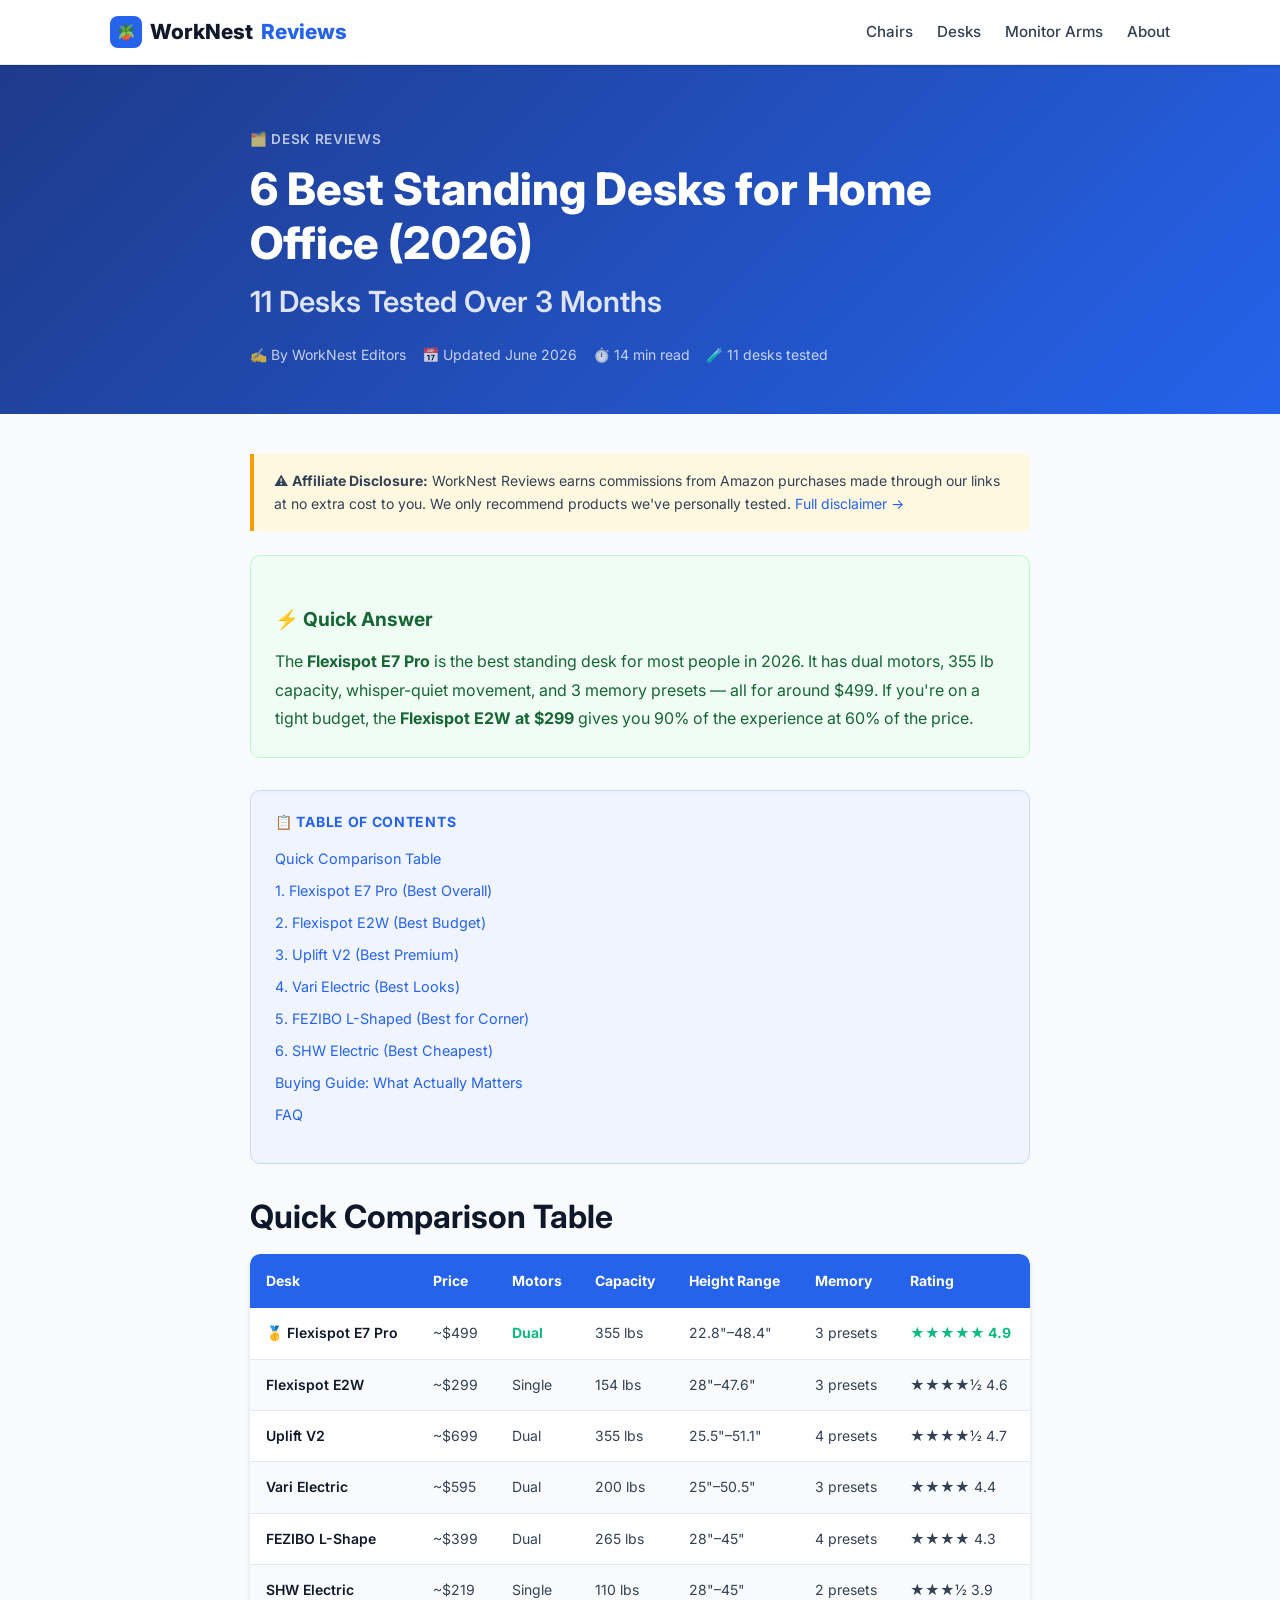
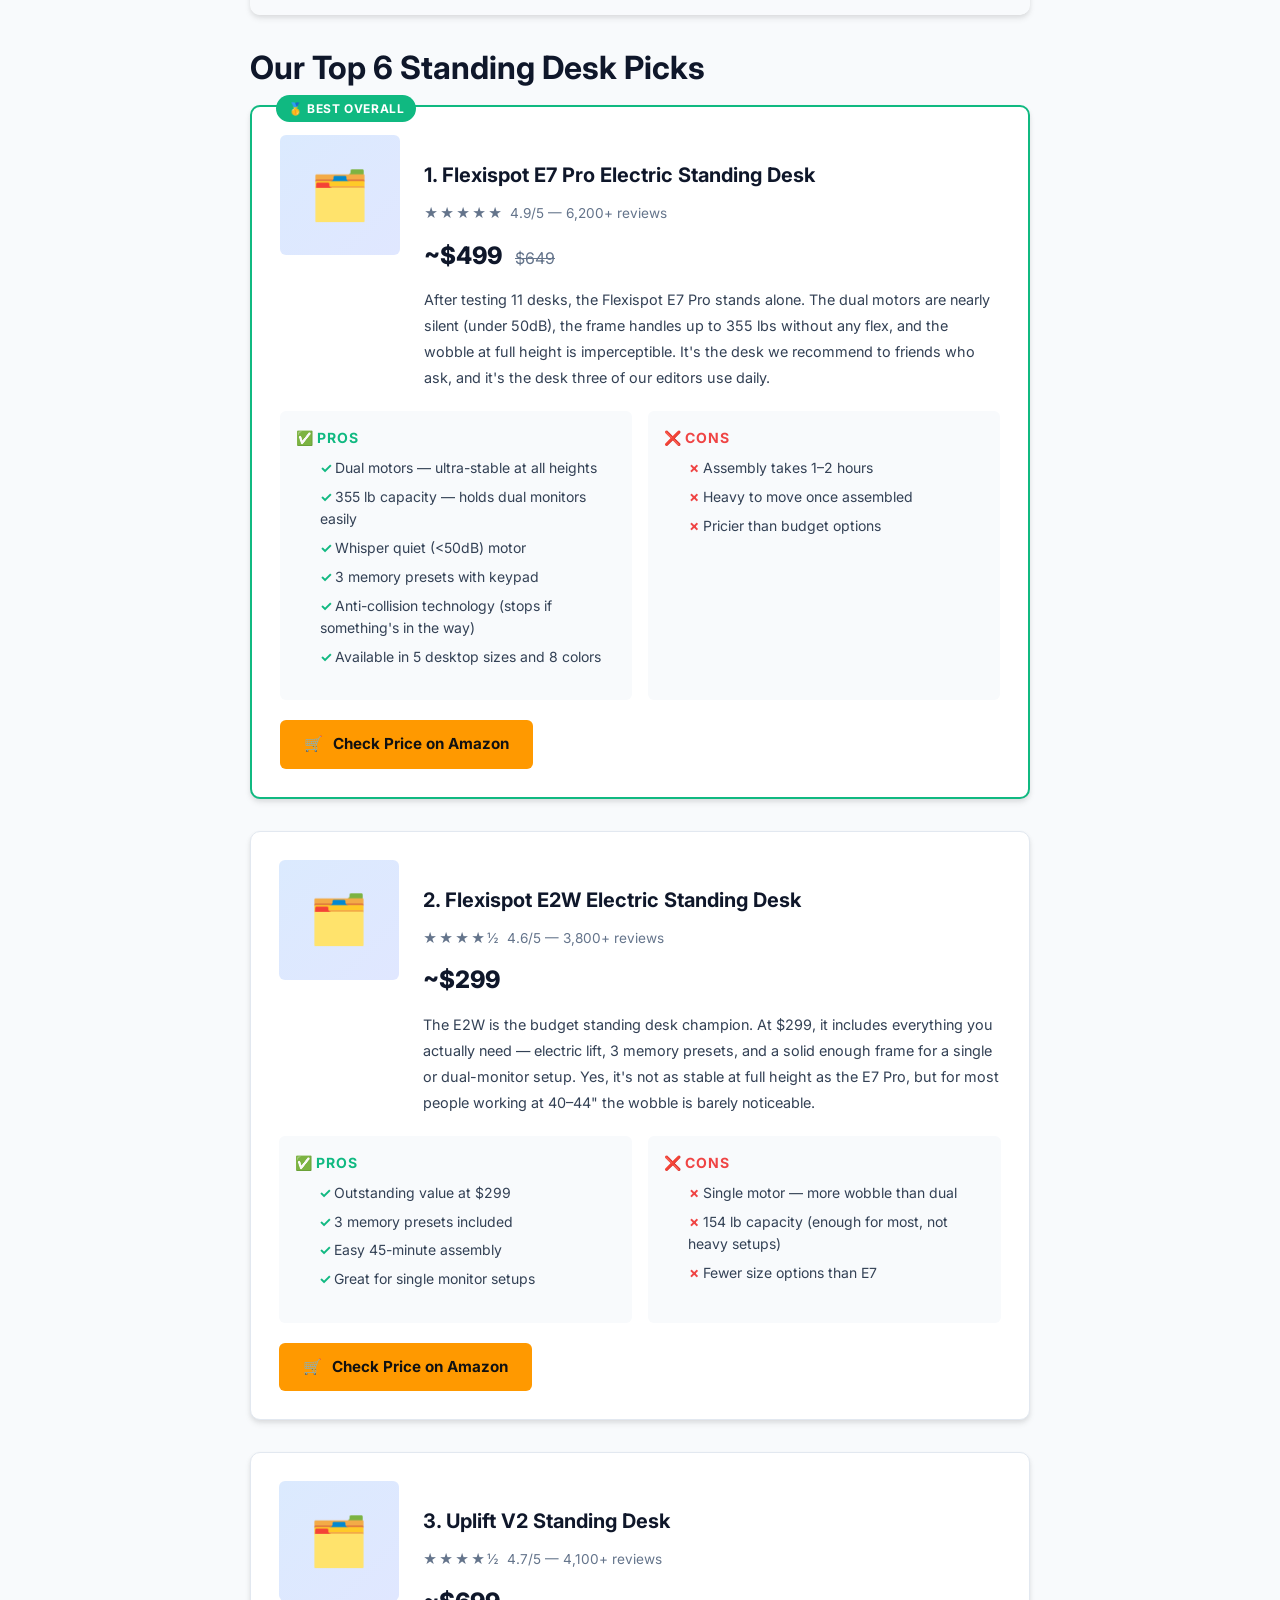
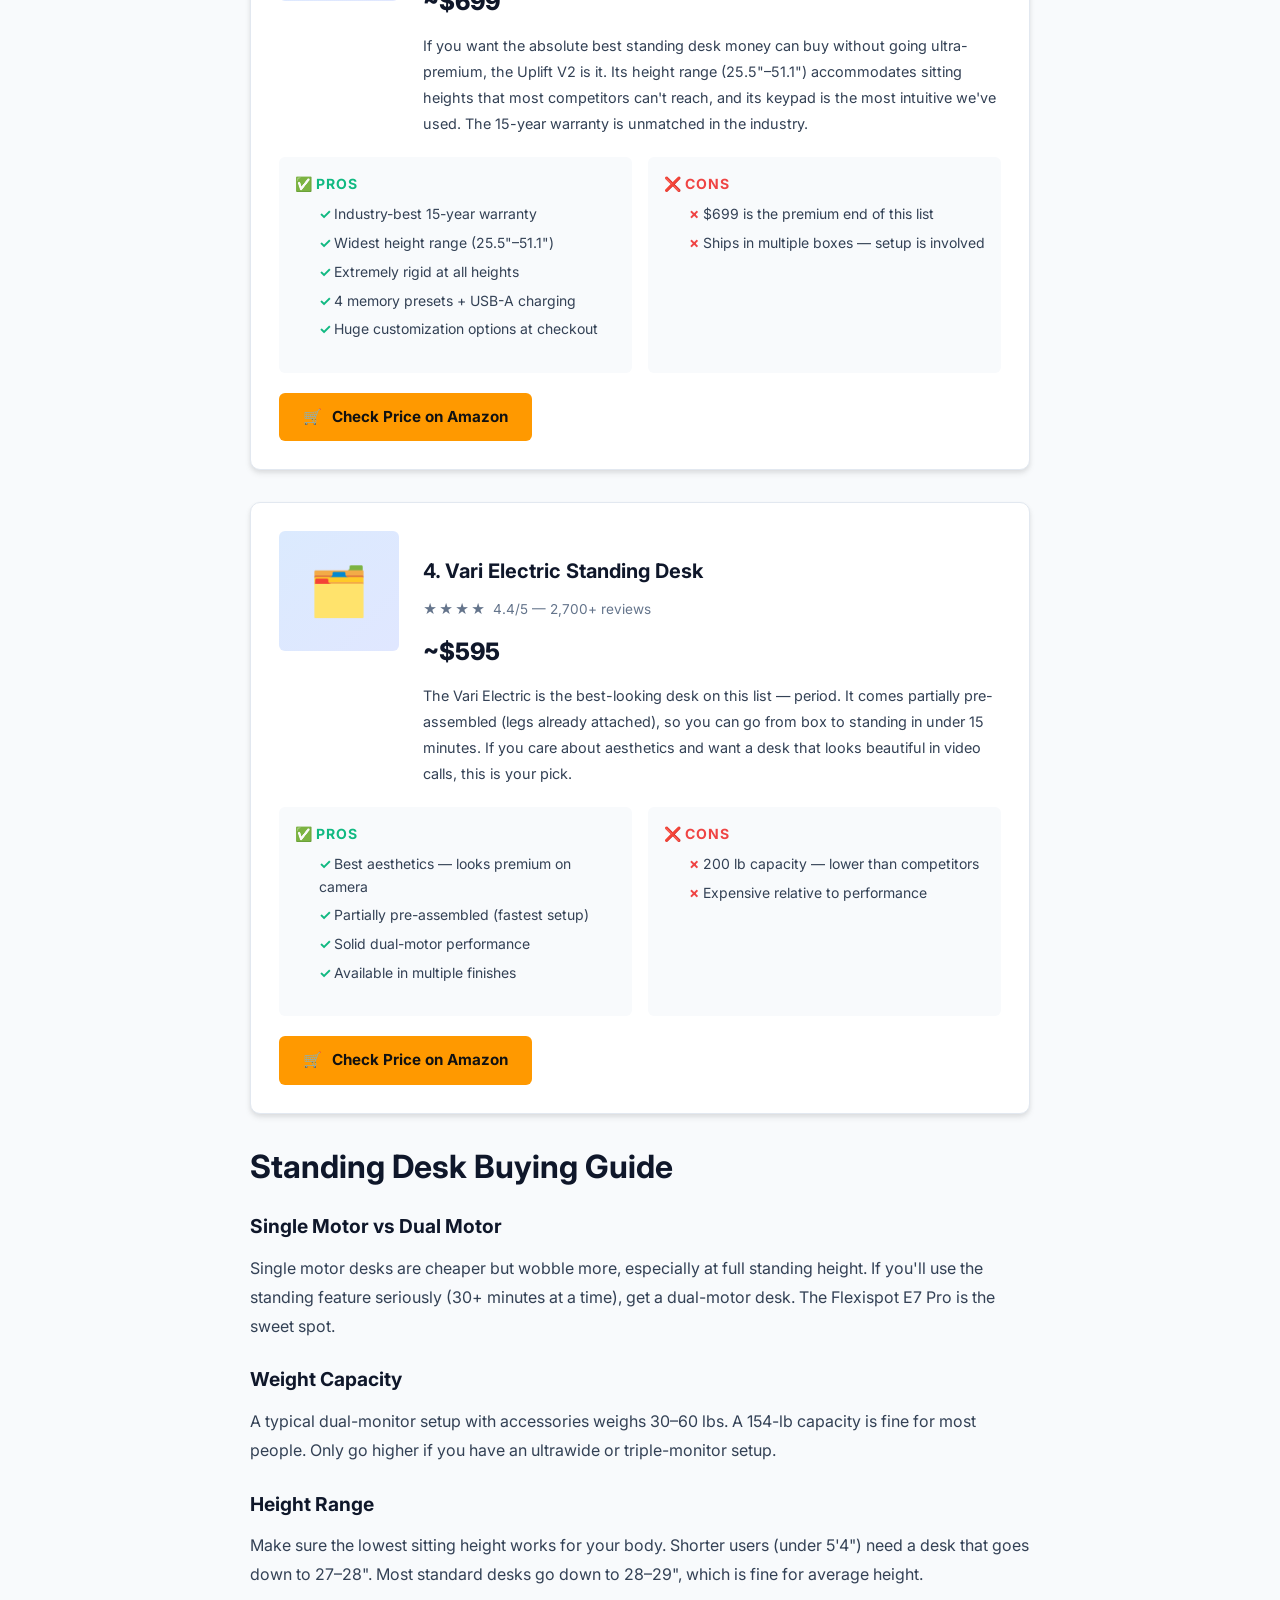
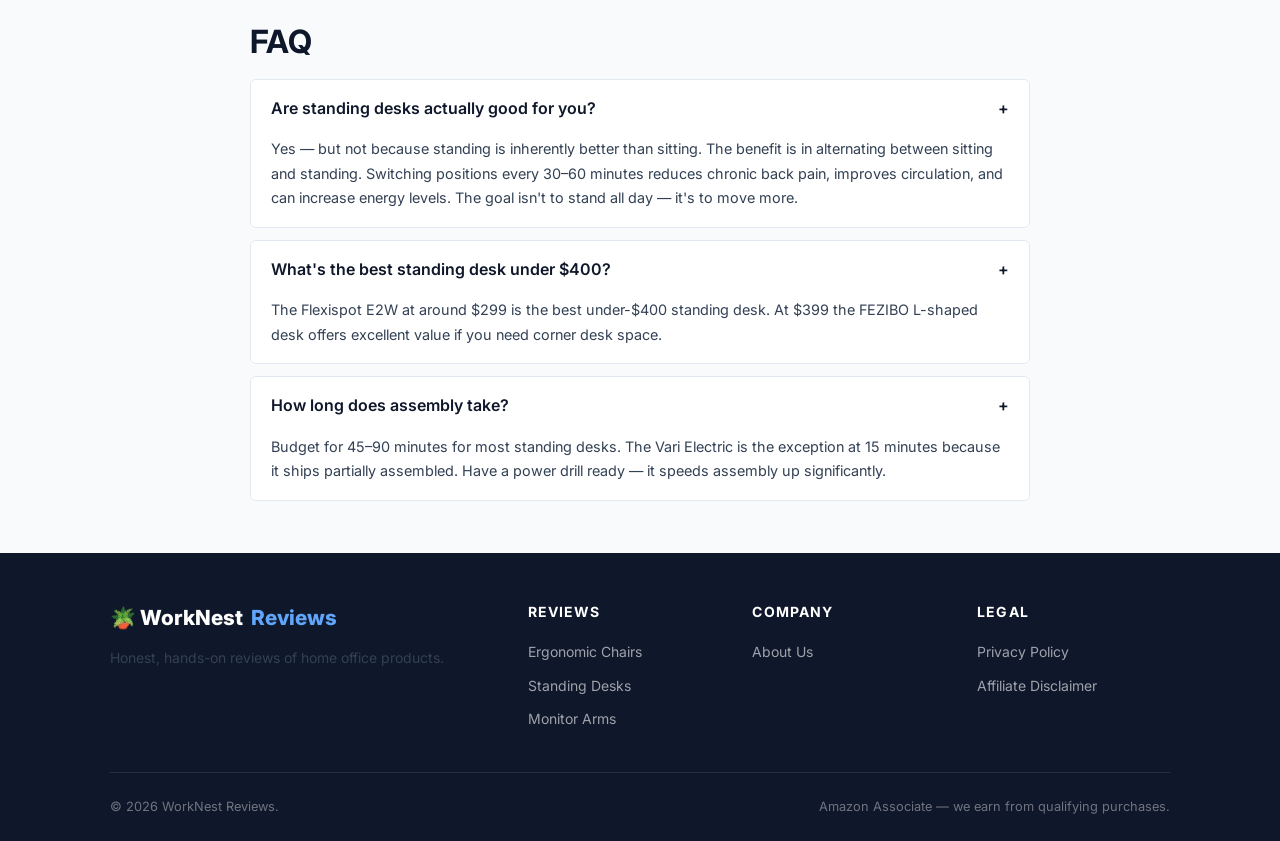
<file: best-standing-desks-for-home-office.html>
<!DOCTYPE html>
<html lang="en">
<head>
  <meta charset="UTF-8" />
  <meta name="viewport" content="width=device-width, initial-scale=1.0" />
  <title>6 Best Standing Desks for Home Office (2026) – Tested & Ranked | WorkNest Reviews</title>
  <meta name="description" content="We tested 11 standing desks over 3 months. These 6 are the best — from budget options at $299 to premium workhorses at $700. Full comparison table included." />
  <meta name="keywords" content="best standing desk 2026, electric standing desk review, adjustable height desk home office, standing desk under 500" />
  <link rel="preconnect" href="https://fonts.googleapis.com" />
  <link href="https://fonts.googleapis.com/css2?family=Inter:wght@400;500;600;700;800&display=swap" rel="stylesheet" />
  <link rel="stylesheet" href="style.css" />
</head>
<body>

<nav class="navbar">
  <div class="container">
    <a href="index.html" class="logo"><div class="logo-icon">🪴</div>WorkNest <span>Reviews</span></a>
    <ul class="nav-links">
      <li><a href="best-ergonomic-chairs-under-300.html">Chairs</a></li>
      <li><a href="best-standing-desks-for-home-office.html">Desks</a></li>
      <li><a href="best-monitor-arms-2026.html">Monitor Arms</a></li>
      <li><a href="about.html">About</a></li>
    </ul>
  </div>
</nav>

<div class="article-header">
  <div class="container" style="max-width:820px;">
    <div style="font-size:.85rem;font-weight:600;color:rgba(255,255,255,.7);text-transform:uppercase;letter-spacing:.05em;margin-bottom:.75rem;">🗂️ Desk Reviews</div>
    <h1>6 Best Standing Desks for Home Office (2026)<br><span style="font-size:65%;font-weight:600;opacity:.85;">11 Desks Tested Over 3 Months</span></h1>
    <div class="article-meta" style="margin-top:1.25rem;">
      <span>✍️ By WorkNest Editors</span>
      <span>📅 Updated June 2026</span>
      <span>⏱️ 14 min read</span>
      <span>🧪 11 desks tested</span>
    </div>
  </div>
</div>

<div class="article-body">

  <div class="disclaimer-box">
    ⚠️ <strong>Affiliate Disclosure:</strong> WorkNest Reviews earns commissions from Amazon purchases made through our links at no extra cost to you. We only recommend products we've personally tested. <a href="disclaimer.html">Full disclaimer →</a>
  </div>

  <div style="background:#f0fdf4;border:1px solid #bbf7d0;border-radius:var(--radius);padding:1.5rem;margin-bottom:2rem;">
    <h3 style="color:#166534;margin-bottom:.75rem;">⚡ Quick Answer</h3>
    <p style="margin:0;color:#166534;">The <strong>Flexispot E7 Pro</strong> is the best standing desk for most people in 2026. It has dual motors, 355 lb capacity, whisper-quiet movement, and 3 memory presets — all for around $499. If you're on a tight budget, the <strong>Flexispot E2W at $299</strong> gives you 90% of the experience at 60% of the price.</p>
  </div>

  <div class="toc">
    <h4>📋 Table of Contents</h4>
    <ul>
      <li><a href="#comparison">Quick Comparison Table</a></li>
      <li><a href="#pick1">1. Flexispot E7 Pro (Best Overall)</a></li>
      <li><a href="#pick2">2. Flexispot E2W (Best Budget)</a></li>
      <li><a href="#pick3">3. Uplift V2 (Best Premium)</a></li>
      <li><a href="#pick4">4. Vari Electric (Best Looks)</a></li>
      <li><a href="#pick5">5. FEZIBO L-Shaped (Best for Corner)</a></li>
      <li><a href="#pick6">6. SHW Electric (Best Cheapest)</a></li>
      <li><a href="#guide">Buying Guide: What Actually Matters</a></li>
      <li><a href="#faq">FAQ</a></li>
    </ul>
  </div>

  <h2 id="comparison">Quick Comparison Table</h2>
  <div class="table-wrap">
    <table class="compare-table">
      <thead>
        <tr><th>Desk</th><th>Price</th><th>Motors</th><th>Capacity</th><th>Height Range</th><th>Memory</th><th>Rating</th></tr>
      </thead>
      <tbody>
        <tr>
          <td class="product-name winner">🥇 Flexispot E7 Pro</td>
          <td>~$499</td><td class="winner">Dual</td><td>355 lbs</td><td>22.8"–48.4"</td><td>3 presets</td><td class="winner">★★★★★ 4.9</td>
        </tr>
        <tr>
          <td class="product-name">Flexispot E2W</td>
          <td>~$299</td><td>Single</td><td>154 lbs</td><td>28"–47.6"</td><td>3 presets</td><td>★★★★½ 4.6</td>
        </tr>
        <tr>
          <td class="product-name">Uplift V2</td>
          <td>~$699</td><td>Dual</td><td>355 lbs</td><td>25.5"–51.1"</td><td>4 presets</td><td>★★★★½ 4.7</td>
        </tr>
        <tr>
          <td class="product-name">Vari Electric</td>
          <td>~$595</td><td>Dual</td><td>200 lbs</td><td>25"–50.5"</td><td>3 presets</td><td>★★★★ 4.4</td>
        </tr>
        <tr>
          <td class="product-name">FEZIBO L-Shape</td>
          <td>~$399</td><td>Dual</td><td>265 lbs</td><td>28"–45"</td><td>4 presets</td><td>★★★★ 4.3</td>
        </tr>
        <tr>
          <td class="product-name">SHW Electric</td>
          <td>~$219</td><td>Single</td><td>110 lbs</td><td>28"–45"</td><td>2 presets</td><td>★★★½ 3.9</td>
        </tr>
      </tbody>
    </table>
  </div>

  <h2>Our Top 6 Standing Desk Picks</h2>

  <div id="pick1" class="product-card top-pick">
    <div class="top-pick-badge">🥇 Best Overall</div>
    <div class="product-header">
      <div class="product-img-placeholder">🗂️</div>
      <div class="product-info">
        <h3>1. Flexispot E7 Pro Electric Standing Desk</h3>
        <div class="rating"><span class="stars">★★★★★</span><span>4.9/5 — 6,200+ reviews</span></div>
        <div class="product-price">~$499 <span class="original">$649</span></div>
        <p style="margin:0;font-size:.9rem;">After testing 11 desks, the Flexispot E7 Pro stands alone. The dual motors are nearly silent (under 50dB), the frame handles up to 355 lbs without any flex, and the wobble at full height is imperceptible. It's the desk we recommend to friends who ask, and it's the desk three of our editors use daily.</p>
      </div>
    </div>
    <div class="pros-cons">
      <div class="pros">
        <h4>✅ Pros</h4>
        <ul>
          <li>Dual motors — ultra-stable at all heights</li>
          <li>355 lb capacity — holds dual monitors easily</li>
          <li>Whisper quiet (&lt;50dB) motor</li>
          <li>3 memory presets with keypad</li>
          <li>Anti-collision technology (stops if something's in the way)</li>
          <li>Available in 5 desktop sizes and 8 colors</li>
        </ul>
      </div>
      <div class="cons">
        <h4>❌ Cons</h4>
        <ul>
          <li>Assembly takes 1–2 hours</li>
          <li>Heavy to move once assembled</li>
          <li>Pricier than budget options</li>
        </ul>
      </div>
    </div>
    <a href="https://www.amazon.com/s?k=flexispot+e7+pro+standing+desk&tag=YOURTAG-20" class="amazon-btn" target="_blank" rel="noopener nofollow">
      <span>🛒</span> Check Price on Amazon
    </a>
  </div>

  <div id="pick2" class="product-card">
    <div class="product-header">
      <div class="product-img-placeholder">🗂️</div>
      <div class="product-info">
        <h3>2. Flexispot E2W Electric Standing Desk</h3>
        <div class="rating"><span class="stars">★★★★½</span><span>4.6/5 — 3,800+ reviews</span></div>
        <div class="product-price">~$299</div>
        <p style="margin:0;font-size:.9rem;">The E2W is the budget standing desk champion. At $299, it includes everything you actually need — electric lift, 3 memory presets, and a solid enough frame for a single or dual-monitor setup. Yes, it's not as stable at full height as the E7 Pro, but for most people working at 40–44" the wobble is barely noticeable.</p>
      </div>
    </div>
    <div class="pros-cons">
      <div class="pros">
        <h4>✅ Pros</h4>
        <ul>
          <li>Outstanding value at $299</li>
          <li>3 memory presets included</li>
          <li>Easy 45-minute assembly</li>
          <li>Great for single monitor setups</li>
        </ul>
      </div>
      <div class="cons">
        <h4>❌ Cons</h4>
        <ul>
          <li>Single motor — more wobble than dual</li>
          <li>154 lb capacity (enough for most, not heavy setups)</li>
          <li>Fewer size options than E7</li>
        </ul>
      </div>
    </div>
    <a href="https://www.amazon.com/s?k=flexispot+e2w+standing+desk&tag=YOURTAG-20" class="amazon-btn" target="_blank" rel="noopener nofollow">
      <span>🛒</span> Check Price on Amazon
    </a>
  </div>

  <div id="pick3" class="product-card">
    <div class="product-header">
      <div class="product-img-placeholder">🗂️</div>
      <div class="product-info">
        <h3>3. Uplift V2 Standing Desk</h3>
        <div class="rating"><span class="stars">★★★★½</span><span>4.7/5 — 4,100+ reviews</span></div>
        <div class="product-price">~$699</div>
        <p style="margin:0;font-size:.9rem;">If you want the absolute best standing desk money can buy without going ultra-premium, the Uplift V2 is it. Its height range (25.5"–51.1") accommodates sitting heights that most competitors can't reach, and its keypad is the most intuitive we've used. The 15-year warranty is unmatched in the industry.</p>
      </div>
    </div>
    <div class="pros-cons">
      <div class="pros">
        <h4>✅ Pros</h4>
        <ul>
          <li>Industry-best 15-year warranty</li>
          <li>Widest height range (25.5"–51.1")</li>
          <li>Extremely rigid at all heights</li>
          <li>4 memory presets + USB-A charging</li>
          <li>Huge customization options at checkout</li>
        </ul>
      </div>
      <div class="cons">
        <h4>❌ Cons</h4>
        <ul>
          <li>$699 is the premium end of this list</li>
          <li>Ships in multiple boxes — setup is involved</li>
        </ul>
      </div>
    </div>
    <a href="https://www.amazon.com/s?k=uplift+v2+standing+desk&tag=YOURTAG-20" class="amazon-btn" target="_blank" rel="noopener nofollow">
      <span>🛒</span> Check Price on Amazon
    </a>
  </div>

  <div id="pick4" class="product-card">
    <div class="product-header">
      <div class="product-img-placeholder">🗂️</div>
      <div class="product-info">
        <h3>4. Vari Electric Standing Desk</h3>
        <div class="rating"><span class="stars">★★★★</span><span>4.4/5 — 2,700+ reviews</span></div>
        <div class="product-price">~$595</div>
        <p style="margin:0;font-size:.9rem;">The Vari Electric is the best-looking desk on this list — period. It comes partially pre-assembled (legs already attached), so you can go from box to standing in under 15 minutes. If you care about aesthetics and want a desk that looks beautiful in video calls, this is your pick.</p>
      </div>
    </div>
    <div class="pros-cons">
      <div class="pros">
        <h4>✅ Pros</h4>
        <ul>
          <li>Best aesthetics — looks premium on camera</li>
          <li>Partially pre-assembled (fastest setup)</li>
          <li>Solid dual-motor performance</li>
          <li>Available in multiple finishes</li>
        </ul>
      </div>
      <div class="cons">
        <h4>❌ Cons</h4>
        <ul>
          <li>200 lb capacity — lower than competitors</li>
          <li>Expensive relative to performance</li>
        </ul>
      </div>
    </div>
    <a href="https://www.amazon.com/s?k=vari+electric+standing+desk&tag=YOURTAG-20" class="amazon-btn" target="_blank" rel="noopener nofollow">
      <span>🛒</span> Check Price on Amazon
    </a>
  </div>

  <h2 id="guide">Standing Desk Buying Guide</h2>
  <h3>Single Motor vs Dual Motor</h3>
  <p>Single motor desks are cheaper but wobble more, especially at full standing height. If you'll use the standing feature seriously (30+ minutes at a time), get a dual-motor desk. The Flexispot E7 Pro is the sweet spot.</p>
  <h3>Weight Capacity</h3>
  <p>A typical dual-monitor setup with accessories weighs 30–60 lbs. A 154-lb capacity is fine for most people. Only go higher if you have an ultrawide or triple-monitor setup.</p>
  <h3>Height Range</h3>
  <p>Make sure the lowest sitting height works for your body. Shorter users (under 5'4") need a desk that goes down to 27–28". Most standard desks go down to 28–29", which is fine for average height.</p>

  <h2 id="faq">FAQ</h2>
  <div class="faq-item">
    <div class="faq-q">Are standing desks actually good for you? <span>+</span></div>
    <div class="faq-a">Yes — but not because standing is inherently better than sitting. The benefit is in alternating between sitting and standing. Switching positions every 30–60 minutes reduces chronic back pain, improves circulation, and can increase energy levels. The goal isn't to stand all day — it's to move more.</div>
  </div>
  <div class="faq-item">
    <div class="faq-q">What's the best standing desk under $400? <span>+</span></div>
    <div class="faq-a">The Flexispot E2W at around $299 is the best under-$400 standing desk. At $399 the FEZIBO L-shaped desk offers excellent value if you need corner desk space.</div>
  </div>
  <div class="faq-item">
    <div class="faq-q">How long does assembly take? <span>+</span></div>
    <div class="faq-a">Budget for 45–90 minutes for most standing desks. The Vari Electric is the exception at 15 minutes because it ships partially assembled. Have a power drill ready — it speeds assembly up significantly.</div>
  </div>
</div>

<footer>
  <div class="container">
    <div class="footer-grid">
      <div class="footer-brand">
        <div class="logo" style="margin-bottom:.75rem;">🪴 WorkNest <span style="color:#60a5fa;">Reviews</span></div>
        <p>Honest, hands-on reviews of home office products.</p>
      </div>
      <div class="footer-col"><h4>Reviews</h4><ul>
        <li><a href="best-ergonomic-chairs-under-300.html">Ergonomic Chairs</a></li>
        <li><a href="best-standing-desks-for-home-office.html">Standing Desks</a></li>
        <li><a href="best-monitor-arms-2026.html">Monitor Arms</a></li>
      </ul></div>
      <div class="footer-col"><h4>Company</h4><ul><li><a href="about.html">About Us</a></li></ul></div>
      <div class="footer-col"><h4>Legal</h4><ul>
        <li><a href="privacy-policy.html">Privacy Policy</a></li>
        <li><a href="disclaimer.html">Affiliate Disclaimer</a></li>
      </ul></div>
    </div>
    <div class="footer-bottom">
      <span>© 2026 WorkNest Reviews.</span>
      <span>Amazon Associate — we earn from qualifying purchases.</span>
    </div>
  </div>
</footer>
</body>
</html>
</file>
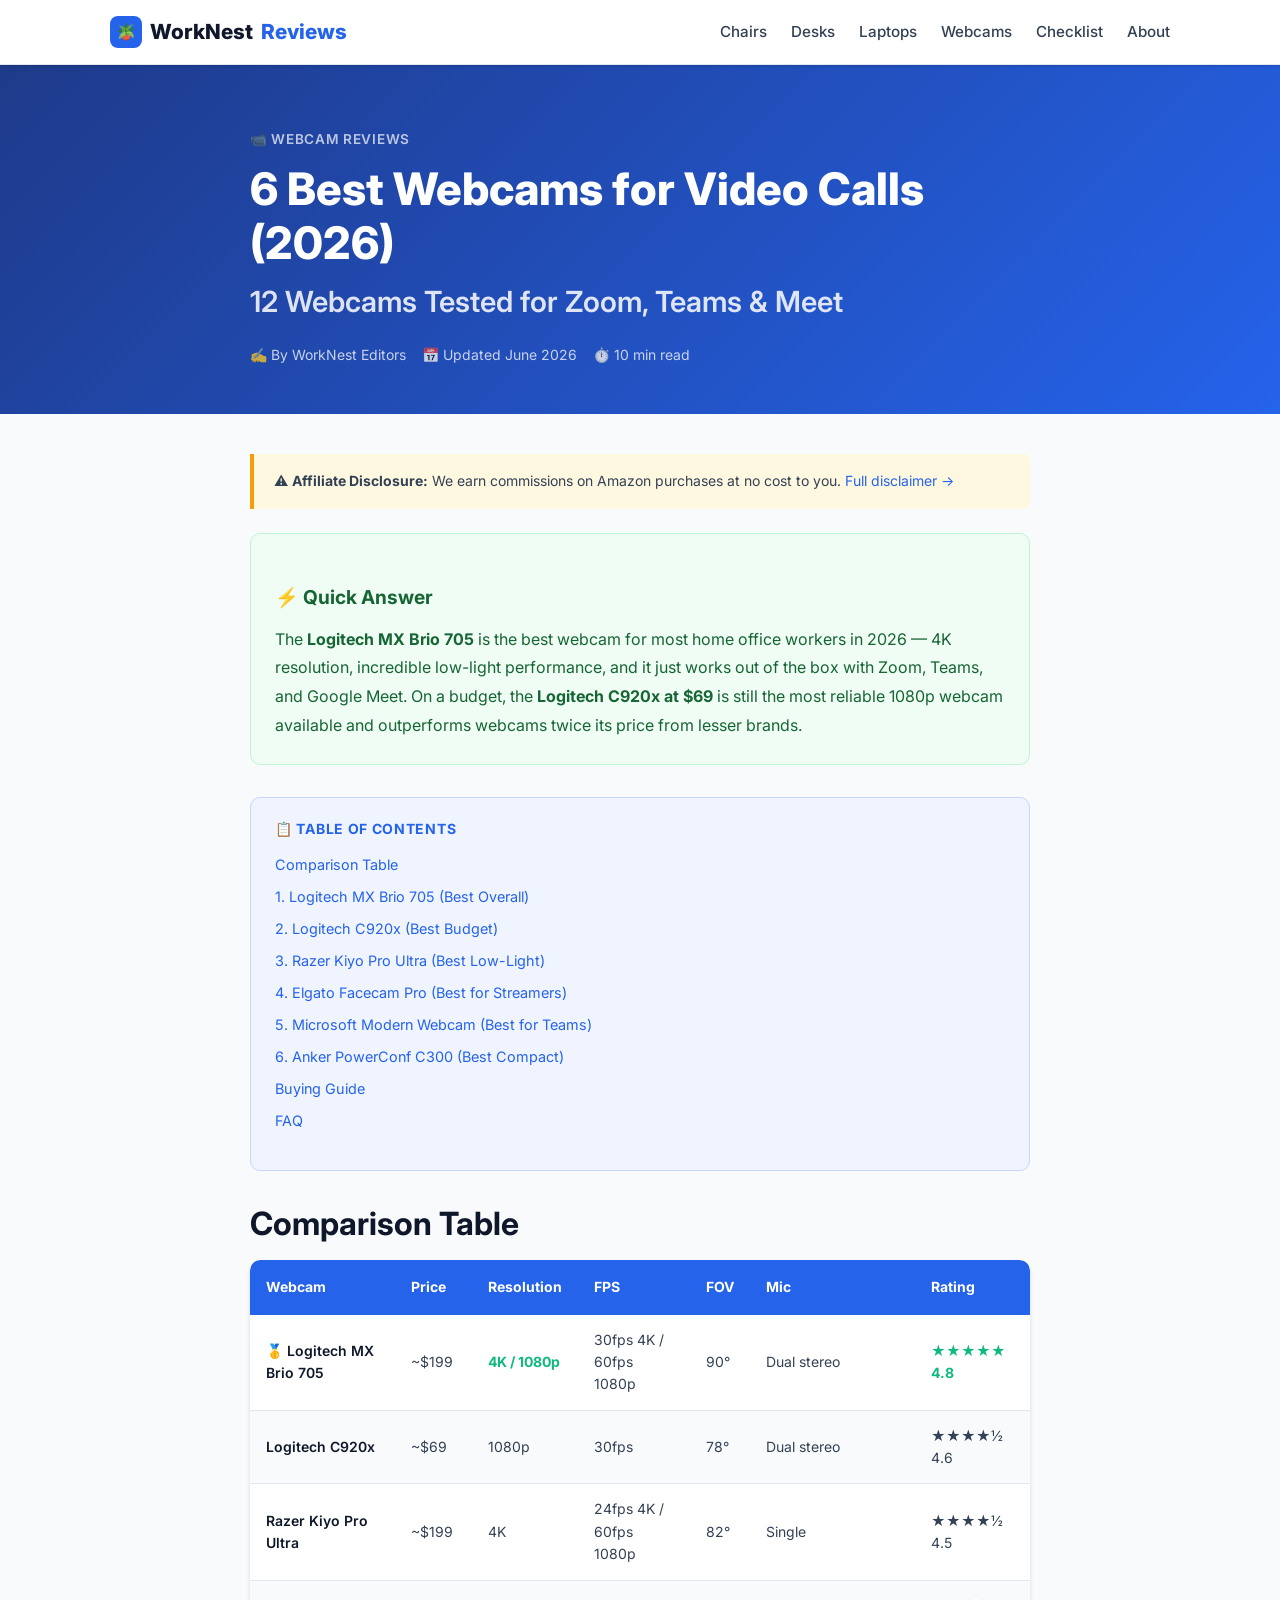
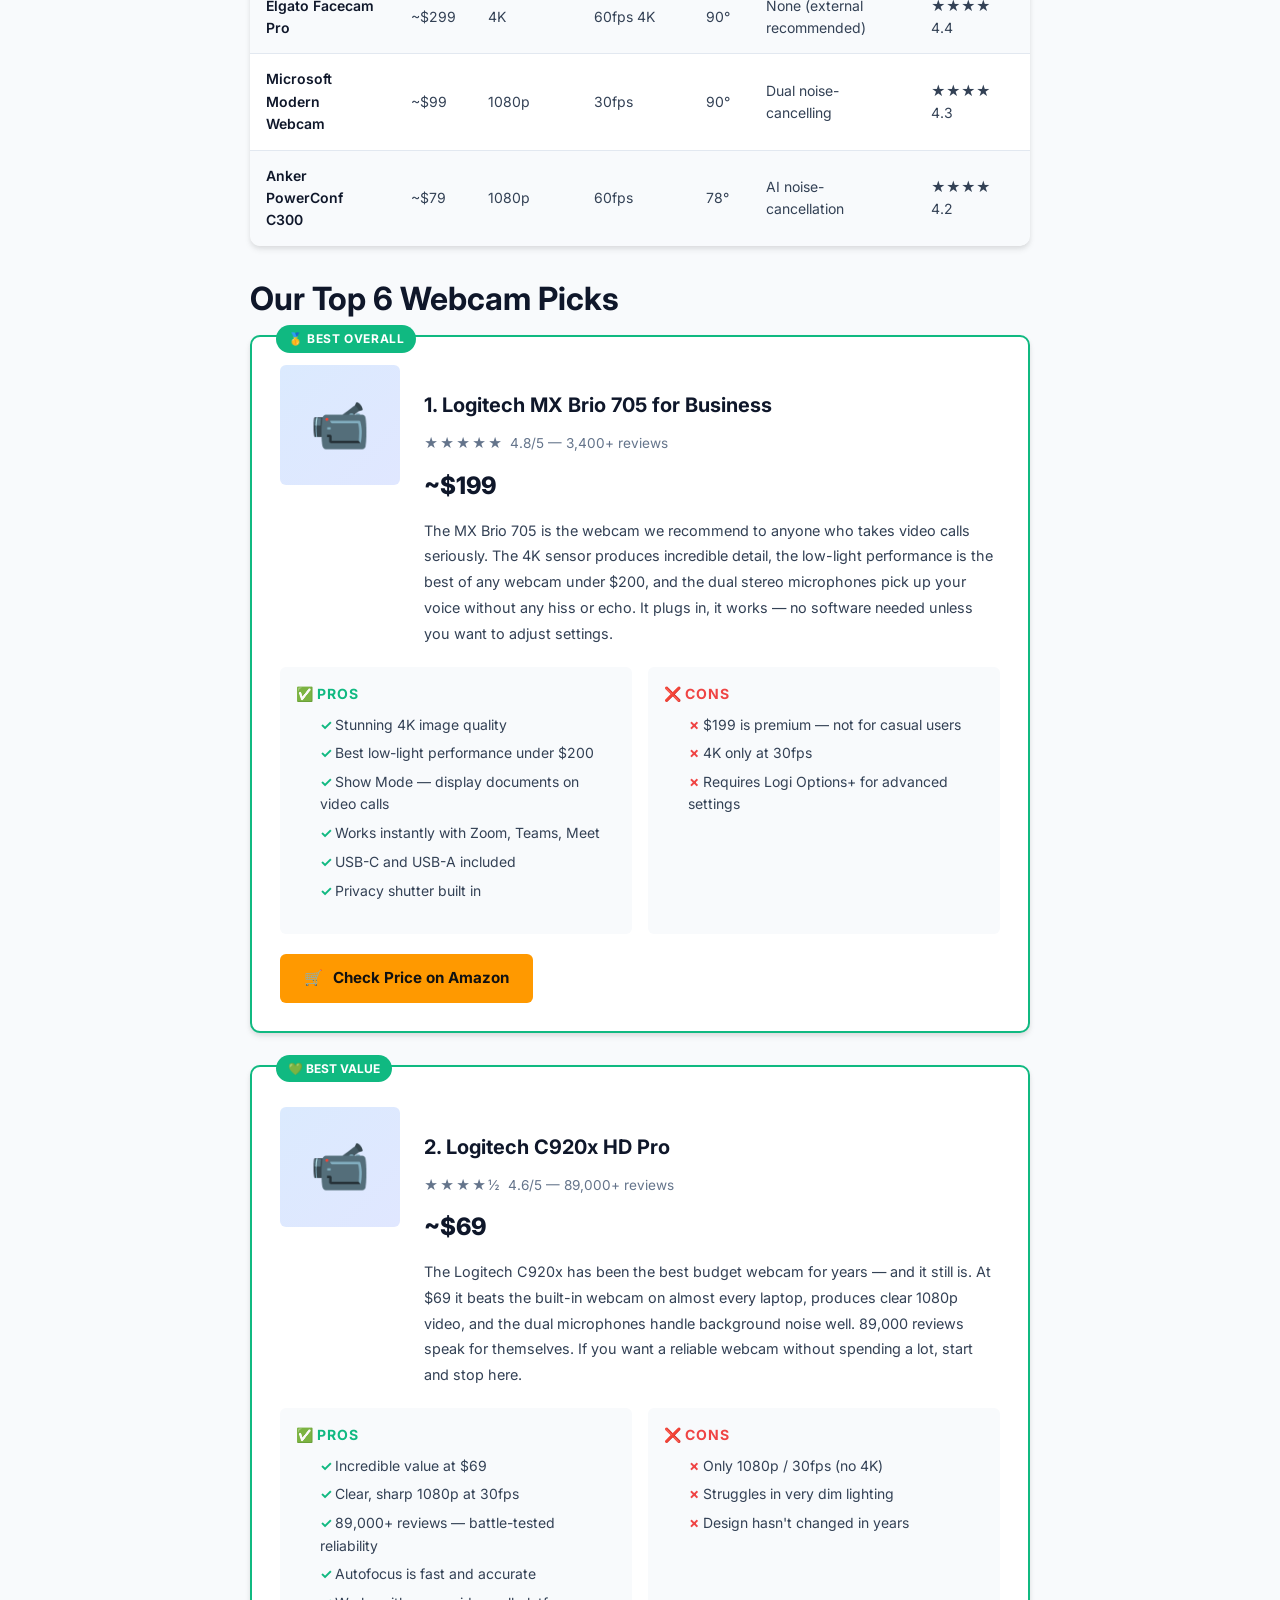
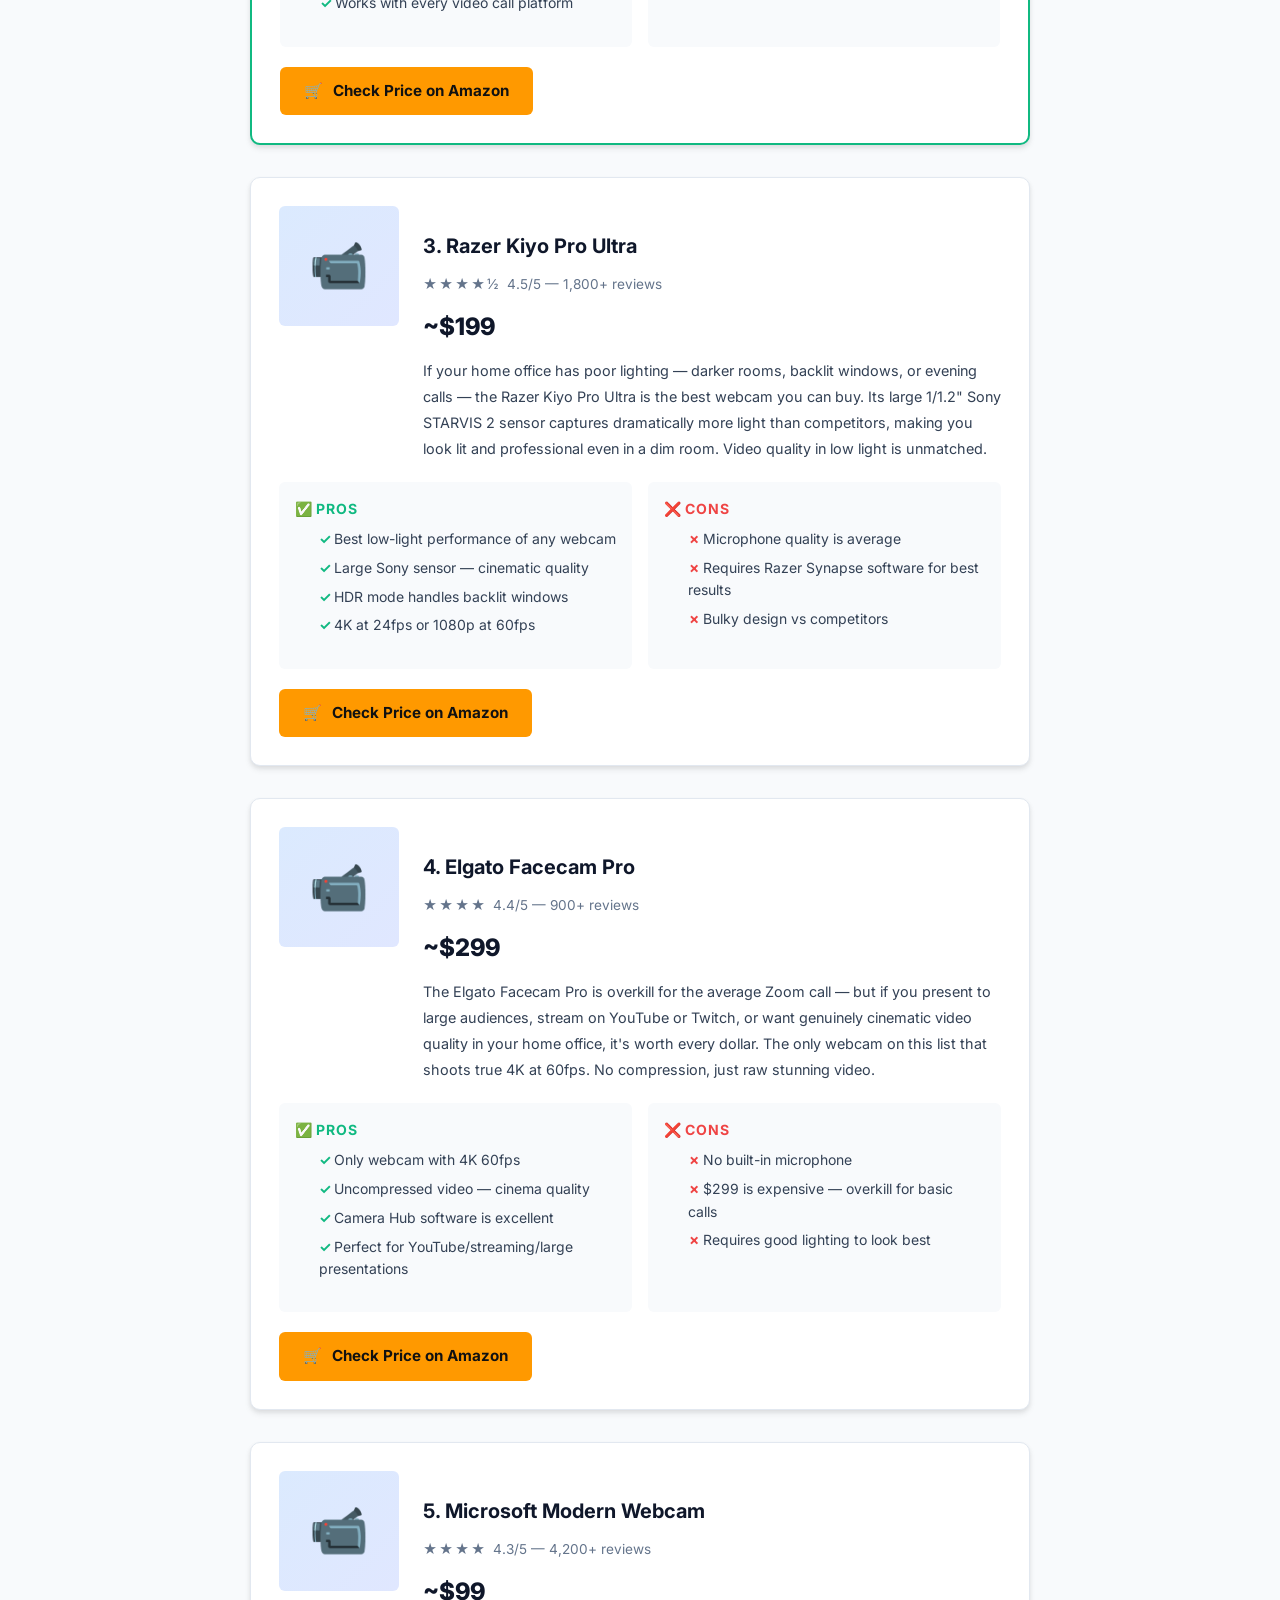
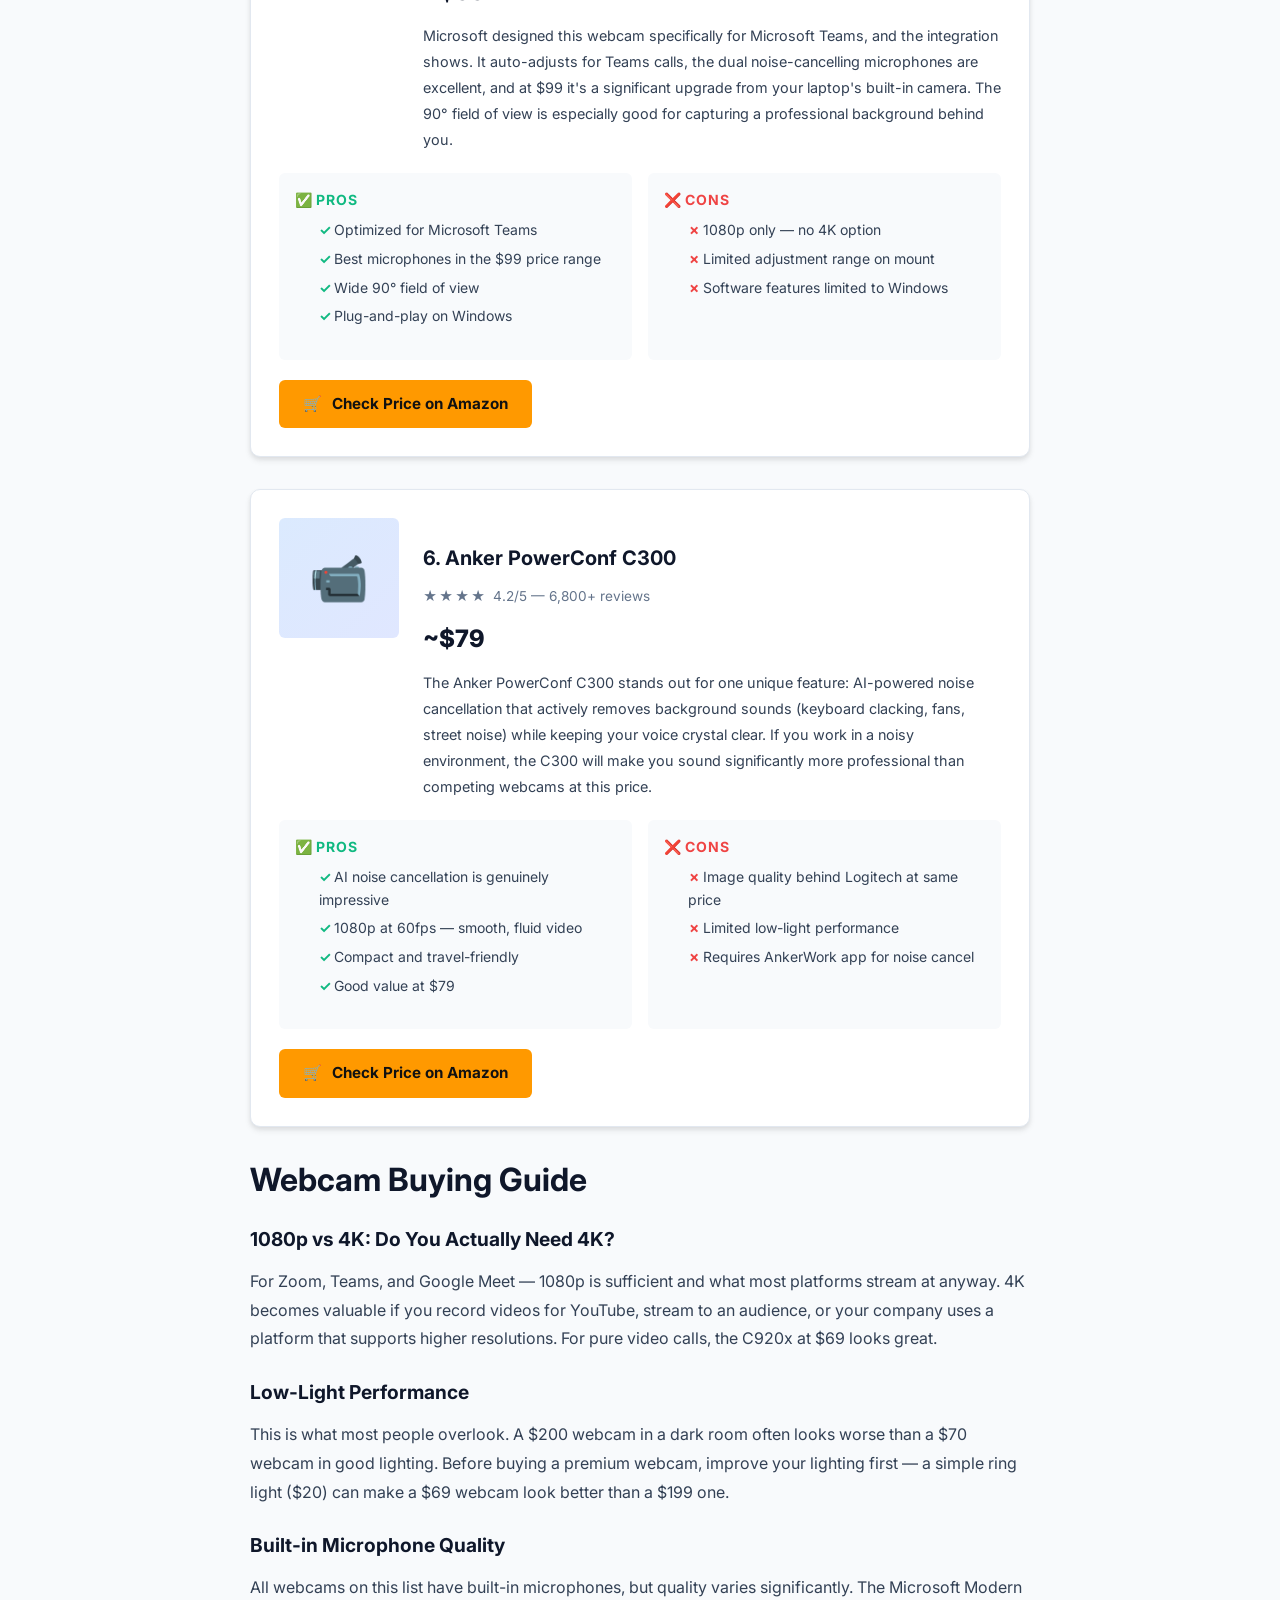
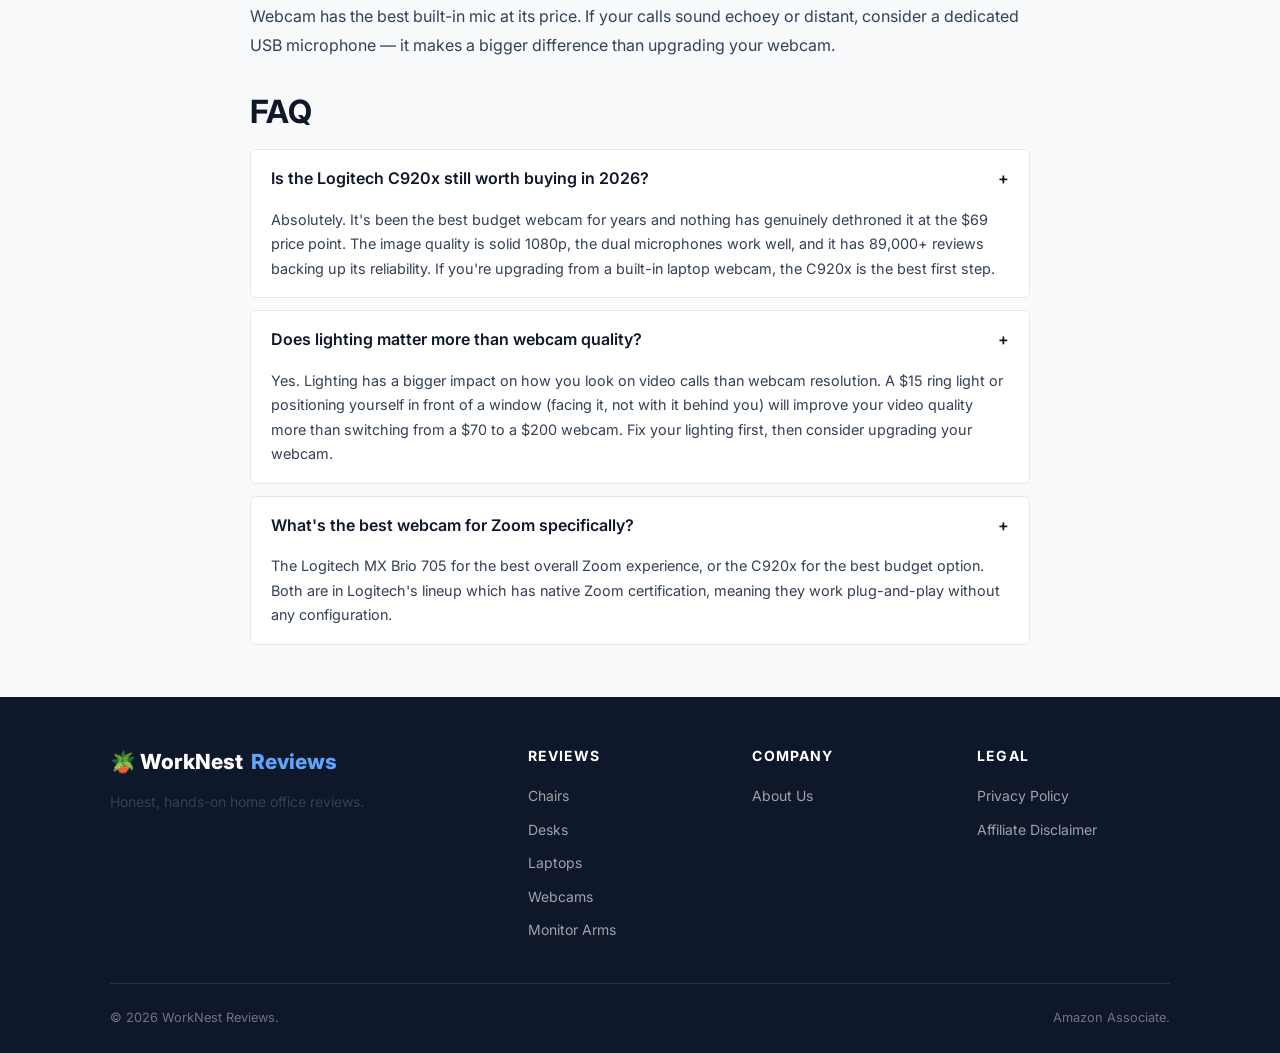
<file: best-webcams-for-video-calls.html>
<!DOCTYPE html>
<html lang="en">
<head>
  <meta charset="UTF-8" />
  <meta name="viewport" content="width=device-width, initial-scale=1.0" />
  <title>6 Best Webcams for Video Calls 2026 – Tested & Ranked | WorkNest Reviews</title>
  <meta name="description" content="The best webcams for Zoom, Teams, and Google Meet in 2026. We tested 12 webcams for picture quality, low-light performance, and audio. See our top 6 picks." />
  <meta name="keywords" content="best webcam for video calls 2026, best webcam for zoom, best 1080p webcam, best 4k webcam home office" />
  <link rel="preconnect" href="https://fonts.googleapis.com" />
  <link href="https://fonts.googleapis.com/css2?family=Inter:wght@400;500;600;700;800&display=swap" rel="stylesheet" />
  <link rel="stylesheet" href="style.css" />
</head>
<body>

<nav class="navbar">
  <div class="container">
    <a href="index.html" class="logo"><div class="logo-icon">🪴</div>WorkNest <span>Reviews</span></a>
    <ul class="nav-links">
      <li><a href="best-ergonomic-chairs-under-300.html">Chairs</a></li>
      <li><a href="best-standing-desks-for-home-office.html">Desks</a></li>
      <li><a href="best-laptops-for-home-office.html">Laptops</a></li>
      <li><a href="best-webcams-for-video-calls.html">Webcams</a></li>
      <li><a href="home-office-setup-checklist.html">Checklist</a></li>
      <li><a href="about.html">About</a></li>
    </ul>
  </div>
</nav>

<div class="article-header">
  <div class="container" style="max-width:820px;">
    <div style="font-size:.85rem;font-weight:600;color:rgba(255,255,255,.7);text-transform:uppercase;letter-spacing:.05em;margin-bottom:.75rem;">📹 Webcam Reviews</div>
    <h1>6 Best Webcams for Video Calls (2026)<br><span style="font-size:65%;font-weight:600;opacity:.85;">12 Webcams Tested for Zoom, Teams & Meet</span></h1>
    <div class="article-meta" style="margin-top:1.25rem;">
      <span>✍️ By WorkNest Editors</span>
      <span>📅 Updated June 2026</span>
      <span>⏱️ 10 min read</span>
    </div>
  </div>
</div>

<div class="article-body">

  <div class="disclaimer-box">
    ⚠️ <strong>Affiliate Disclosure:</strong> We earn commissions on Amazon purchases at no cost to you. <a href="disclaimer.html">Full disclaimer →</a>
  </div>

  <div style="background:#f0fdf4;border:1px solid #bbf7d0;border-radius:var(--radius);padding:1.5rem;margin-bottom:2rem;">
    <h3 style="color:#166534;margin-bottom:.75rem;">⚡ Quick Answer</h3>
    <p style="margin:0;color:#166534;">The <strong>Logitech MX Brio 705</strong> is the best webcam for most home office workers in 2026 — 4K resolution, incredible low-light performance, and it just works out of the box with Zoom, Teams, and Google Meet. On a budget, the <strong>Logitech C920x at $69</strong> is still the most reliable 1080p webcam available and outperforms webcams twice its price from lesser brands.</p>
  </div>

  <div class="toc">
    <h4>📋 Table of Contents</h4>
    <ul>
      <li><a href="#comparison">Comparison Table</a></li>
      <li><a href="#pick1">1. Logitech MX Brio 705 (Best Overall)</a></li>
      <li><a href="#pick2">2. Logitech C920x (Best Budget)</a></li>
      <li><a href="#pick3">3. Razer Kiyo Pro Ultra (Best Low-Light)</a></li>
      <li><a href="#pick4">4. Elgato Facecam Pro (Best for Streamers)</a></li>
      <li><a href="#pick5">5. Microsoft Modern Webcam (Best for Teams)</a></li>
      <li><a href="#pick6">6. Anker PowerConf C300 (Best Compact)</a></li>
      <li><a href="#guide">Buying Guide</a></li>
      <li><a href="#faq">FAQ</a></li>
    </ul>
  </div>

  <h2 id="comparison">Comparison Table</h2>
  <div class="table-wrap">
    <table class="compare-table">
      <thead>
        <tr><th>Webcam</th><th>Price</th><th>Resolution</th><th>FPS</th><th>FOV</th><th>Mic</th><th>Rating</th></tr>
      </thead>
      <tbody>
        <tr>
          <td class="product-name winner">🥇 Logitech MX Brio 705</td>
          <td>~$199</td><td class="winner">4K / 1080p</td><td>30fps 4K / 60fps 1080p</td><td>90°</td><td>Dual stereo</td><td class="winner">★★★★★ 4.8</td>
        </tr>
        <tr>
          <td class="product-name">Logitech C920x</td>
          <td>~$69</td><td>1080p</td><td>30fps</td><td>78°</td><td>Dual stereo</td><td>★★★★½ 4.6</td>
        </tr>
        <tr>
          <td class="product-name">Razer Kiyo Pro Ultra</td>
          <td>~$199</td><td>4K</td><td>24fps 4K / 60fps 1080p</td><td>82°</td><td>Single</td><td>★★★★½ 4.5</td>
        </tr>
        <tr>
          <td class="product-name">Elgato Facecam Pro</td>
          <td>~$299</td><td>4K</td><td>60fps 4K</td><td>90°</td><td>None (external recommended)</td><td>★★★★ 4.4</td>
        </tr>
        <tr>
          <td class="product-name">Microsoft Modern Webcam</td>
          <td>~$99</td><td>1080p</td><td>30fps</td><td>90°</td><td>Dual noise-cancelling</td><td>★★★★ 4.3</td>
        </tr>
        <tr>
          <td class="product-name">Anker PowerConf C300</td>
          <td>~$79</td><td>1080p</td><td>60fps</td><td>78°</td><td>AI noise-cancellation</td><td>★★★★ 4.2</td>
        </tr>
      </tbody>
    </table>
  </div>

  <h2>Our Top 6 Webcam Picks</h2>

  <div id="pick1" class="product-card top-pick">
    <div class="top-pick-badge">🥇 Best Overall</div>
    <div class="product-header">
      <div class="product-img-placeholder">📹</div>
      <div class="product-info">
        <h3>1. Logitech MX Brio 705 for Business</h3>
        <div class="rating"><span class="stars">★★★★★</span><span>4.8/5 — 3,400+ reviews</span></div>
        <div class="product-price">~$199</div>
        <p style="margin:0;font-size:.9rem;">The MX Brio 705 is the webcam we recommend to anyone who takes video calls seriously. The 4K sensor produces incredible detail, the low-light performance is the best of any webcam under $200, and the dual stereo microphones pick up your voice without any hiss or echo. It plugs in, it works — no software needed unless you want to adjust settings.</p>
      </div>
    </div>
    <div class="pros-cons">
      <div class="pros">
        <h4>✅ Pros</h4>
        <ul>
          <li>Stunning 4K image quality</li>
          <li>Best low-light performance under $200</li>
          <li>Show Mode — display documents on video calls</li>
          <li>Works instantly with Zoom, Teams, Meet</li>
          <li>USB-C and USB-A included</li>
          <li>Privacy shutter built in</li>
        </ul>
      </div>
      <div class="cons">
        <h4>❌ Cons</h4>
        <ul>
          <li>$199 is premium — not for casual users</li>
          <li>4K only at 30fps</li>
          <li>Requires Logi Options+ for advanced settings</li>
        </ul>
      </div>
    </div>
    <a href="https://www.amazon.com/s?k=logitech+mx+brio+705&tag=YOURTAG-20" class="amazon-btn" target="_blank" rel="noopener nofollow">
      <span>🛒</span> Check Price on Amazon
    </a>
  </div>

  <div id="pick2" class="product-card" style="border:2px solid var(--accent);position:relative;">
    <div style="position:absolute;top:-12px;left:1.5rem;background:var(--accent);color:white;font-size:.75rem;font-weight:700;padding:.25rem .75rem;border-radius:99px;text-transform:uppercase;">💚 Best Value</div>
    <div class="product-header" style="margin-top:.75rem;">
      <div class="product-img-placeholder">📹</div>
      <div class="product-info">
        <h3>2. Logitech C920x HD Pro</h3>
        <div class="rating"><span class="stars">★★★★½</span><span>4.6/5 — 89,000+ reviews</span></div>
        <div class="product-price">~$69</div>
        <p style="margin:0;font-size:.9rem;">The Logitech C920x has been the best budget webcam for years — and it still is. At $69 it beats the built-in webcam on almost every laptop, produces clear 1080p video, and the dual microphones handle background noise well. 89,000 reviews speak for themselves. If you want a reliable webcam without spending a lot, start and stop here.</p>
      </div>
    </div>
    <div class="pros-cons">
      <div class="pros">
        <h4>✅ Pros</h4>
        <ul>
          <li>Incredible value at $69</li>
          <li>Clear, sharp 1080p at 30fps</li>
          <li>89,000+ reviews — battle-tested reliability</li>
          <li>Autofocus is fast and accurate</li>
          <li>Works with every video call platform</li>
        </ul>
      </div>
      <div class="cons">
        <h4>❌ Cons</h4>
        <ul>
          <li>Only 1080p / 30fps (no 4K)</li>
          <li>Struggles in very dim lighting</li>
          <li>Design hasn't changed in years</li>
        </ul>
      </div>
    </div>
    <a href="https://www.amazon.com/dp/B085TFF7M1/?tag=YOURTAG-20" class="amazon-btn" target="_blank" rel="noopener nofollow">
      <span>🛒</span> Check Price on Amazon
    </a>
  </div>

  <div id="pick3" class="product-card">
    <div class="product-header">
      <div class="product-img-placeholder">📹</div>
      <div class="product-info">
        <h3>3. Razer Kiyo Pro Ultra</h3>
        <div class="rating"><span class="stars">★★★★½</span><span>4.5/5 — 1,800+ reviews</span></div>
        <div class="product-price">~$199</div>
        <p style="margin:0;font-size:.9rem;">If your home office has poor lighting — darker rooms, backlit windows, or evening calls — the Razer Kiyo Pro Ultra is the best webcam you can buy. Its large 1/1.2" Sony STARVIS 2 sensor captures dramatically more light than competitors, making you look lit and professional even in a dim room. Video quality in low light is unmatched.</p>
      </div>
    </div>
    <div class="pros-cons">
      <div class="pros">
        <h4>✅ Pros</h4>
        <ul>
          <li>Best low-light performance of any webcam</li>
          <li>Large Sony sensor — cinematic quality</li>
          <li>HDR mode handles backlit windows</li>
          <li>4K at 24fps or 1080p at 60fps</li>
        </ul>
      </div>
      <div class="cons">
        <h4>❌ Cons</h4>
        <ul>
          <li>Microphone quality is average</li>
          <li>Requires Razer Synapse software for best results</li>
          <li>Bulky design vs competitors</li>
        </ul>
      </div>
    </div>
    <a href="https://www.amazon.com/s?k=razer+kiyo+pro+ultra&tag=YOURTAG-20" class="amazon-btn" target="_blank" rel="noopener nofollow">
      <span>🛒</span> Check Price on Amazon
    </a>
  </div>

  <div id="pick4" class="product-card">
    <div class="product-header">
      <div class="product-img-placeholder">📹</div>
      <div class="product-info">
        <h3>4. Elgato Facecam Pro</h3>
        <div class="rating"><span class="stars">★★★★</span><span>4.4/5 — 900+ reviews</span></div>
        <div class="product-price">~$299</div>
        <p style="margin:0;font-size:.9rem;">The Elgato Facecam Pro is overkill for the average Zoom call — but if you present to large audiences, stream on YouTube or Twitch, or want genuinely cinematic video quality in your home office, it's worth every dollar. The only webcam on this list that shoots true 4K at 60fps. No compression, just raw stunning video.</p>
      </div>
    </div>
    <div class="pros-cons">
      <div class="pros">
        <h4>✅ Pros</h4>
        <ul>
          <li>Only webcam with 4K 60fps</li>
          <li>Uncompressed video — cinema quality</li>
          <li>Camera Hub software is excellent</li>
          <li>Perfect for YouTube/streaming/large presentations</li>
        </ul>
      </div>
      <div class="cons">
        <h4>❌ Cons</h4>
        <ul>
          <li>No built-in microphone</li>
          <li>$299 is expensive — overkill for basic calls</li>
          <li>Requires good lighting to look best</li>
        </ul>
      </div>
    </div>
    <a href="https://www.amazon.com/s?k=elgato+facecam+pro&tag=YOURTAG-20" class="amazon-btn" target="_blank" rel="noopener nofollow">
      <span>🛒</span> Check Price on Amazon
    </a>
  </div>

  <div id="pick5" class="product-card">
    <div class="product-header">
      <div class="product-img-placeholder">📹</div>
      <div class="product-info">
        <h3>5. Microsoft Modern Webcam</h3>
        <div class="rating"><span class="stars">★★★★</span><span>4.3/5 — 4,200+ reviews</span></div>
        <div class="product-price">~$99</div>
        <p style="margin:0;font-size:.9rem;">Microsoft designed this webcam specifically for Microsoft Teams, and the integration shows. It auto-adjusts for Teams calls, the dual noise-cancelling microphones are excellent, and at $99 it's a significant upgrade from your laptop's built-in camera. The 90° field of view is especially good for capturing a professional background behind you.</p>
      </div>
    </div>
    <div class="pros-cons">
      <div class="pros">
        <h4>✅ Pros</h4>
        <ul>
          <li>Optimized for Microsoft Teams</li>
          <li>Best microphones in the $99 price range</li>
          <li>Wide 90° field of view</li>
          <li>Plug-and-play on Windows</li>
        </ul>
      </div>
      <div class="cons">
        <h4>❌ Cons</h4>
        <ul>
          <li>1080p only — no 4K option</li>
          <li>Limited adjustment range on mount</li>
          <li>Software features limited to Windows</li>
        </ul>
      </div>
    </div>
    <a href="https://www.amazon.com/s?k=microsoft+modern+webcam&tag=YOURTAG-20" class="amazon-btn" target="_blank" rel="noopener nofollow">
      <span>🛒</span> Check Price on Amazon
    </a>
  </div>

  <div id="pick6" class="product-card">
    <div class="product-header">
      <div class="product-img-placeholder">📹</div>
      <div class="product-info">
        <h3>6. Anker PowerConf C300</h3>
        <div class="rating"><span class="stars">★★★★</span><span>4.2/5 — 6,800+ reviews</span></div>
        <div class="product-price">~$79</div>
        <p style="margin:0;font-size:.9rem;">The Anker PowerConf C300 stands out for one unique feature: AI-powered noise cancellation that actively removes background sounds (keyboard clacking, fans, street noise) while keeping your voice crystal clear. If you work in a noisy environment, the C300 will make you sound significantly more professional than competing webcams at this price.</p>
      </div>
    </div>
    <div class="pros-cons">
      <div class="pros">
        <h4>✅ Pros</h4>
        <ul>
          <li>AI noise cancellation is genuinely impressive</li>
          <li>1080p at 60fps — smooth, fluid video</li>
          <li>Compact and travel-friendly</li>
          <li>Good value at $79</li>
        </ul>
      </div>
      <div class="cons">
        <h4>❌ Cons</h4>
        <ul>
          <li>Image quality behind Logitech at same price</li>
          <li>Limited low-light performance</li>
          <li>Requires AnkerWork app for noise cancel</li>
        </ul>
      </div>
    </div>
    <a href="https://www.amazon.com/s?k=anker+powerconf+c300&tag=YOURTAG-20" class="amazon-btn" target="_blank" rel="noopener nofollow">
      <span>🛒</span> Check Price on Amazon
    </a>
  </div>

  <h2 id="guide">Webcam Buying Guide</h2>
  <h3>1080p vs 4K: Do You Actually Need 4K?</h3>
  <p>For Zoom, Teams, and Google Meet — 1080p is sufficient and what most platforms stream at anyway. 4K becomes valuable if you record videos for YouTube, stream to an audience, or your company uses a platform that supports higher resolutions. For pure video calls, the C920x at $69 looks great.</p>
  <h3>Low-Light Performance</h3>
  <p>This is what most people overlook. A $200 webcam in a dark room often looks worse than a $70 webcam in good lighting. Before buying a premium webcam, improve your lighting first — a simple ring light ($20) can make a $69 webcam look better than a $199 one.</p>
  <h3>Built-in Microphone Quality</h3>
  <p>All webcams on this list have built-in microphones, but quality varies significantly. The Microsoft Modern Webcam has the best built-in mic at its price. If your calls sound echoey or distant, consider a dedicated USB microphone — it makes a bigger difference than upgrading your webcam.</p>

  <h2 id="faq">FAQ</h2>
  <div class="faq-item">
    <div class="faq-q">Is the Logitech C920x still worth buying in 2026? <span>+</span></div>
    <div class="faq-a">Absolutely. It's been the best budget webcam for years and nothing has genuinely dethroned it at the $69 price point. The image quality is solid 1080p, the dual microphones work well, and it has 89,000+ reviews backing up its reliability. If you're upgrading from a built-in laptop webcam, the C920x is the best first step.</div>
  </div>
  <div class="faq-item">
    <div class="faq-q">Does lighting matter more than webcam quality? <span>+</span></div>
    <div class="faq-a">Yes. Lighting has a bigger impact on how you look on video calls than webcam resolution. A $15 ring light or positioning yourself in front of a window (facing it, not with it behind you) will improve your video quality more than switching from a $70 to a $200 webcam. Fix your lighting first, then consider upgrading your webcam.</div>
  </div>
  <div class="faq-item">
    <div class="faq-q">What's the best webcam for Zoom specifically? <span>+</span></div>
    <div class="faq-a">The Logitech MX Brio 705 for the best overall Zoom experience, or the C920x for the best budget option. Both are in Logitech's lineup which has native Zoom certification, meaning they work plug-and-play without any configuration.</div>
  </div>

</div>

<footer>
  <div class="container">
    <div class="footer-grid">
      <div class="footer-brand"><div class="logo" style="margin-bottom:.75rem;">🪴 WorkNest <span style="color:#60a5fa;">Reviews</span></div><p>Honest, hands-on home office reviews.</p></div>
      <div class="footer-col"><h4>Reviews</h4><ul>
        <li><a href="best-ergonomic-chairs-under-300.html">Chairs</a></li>
        <li><a href="best-standing-desks-for-home-office.html">Desks</a></li>
        <li><a href="best-laptops-for-home-office.html">Laptops</a></li>
        <li><a href="best-webcams-for-video-calls.html">Webcams</a></li>
        <li><a href="best-monitor-arms-2026.html">Monitor Arms</a></li>
      </ul></div>
      <div class="footer-col"><h4>Company</h4><ul><li><a href="about.html">About Us</a></li></ul></div>
      <div class="footer-col"><h4>Legal</h4><ul>
        <li><a href="privacy-policy.html">Privacy Policy</a></li>
        <li><a href="disclaimer.html">Affiliate Disclaimer</a></li>
      </ul></div>
    </div>
    <div class="footer-bottom"><span>© 2026 WorkNest Reviews.</span><span>Amazon Associate.</span></div>
  </div>
</footer>
</body>
</html>
</file>
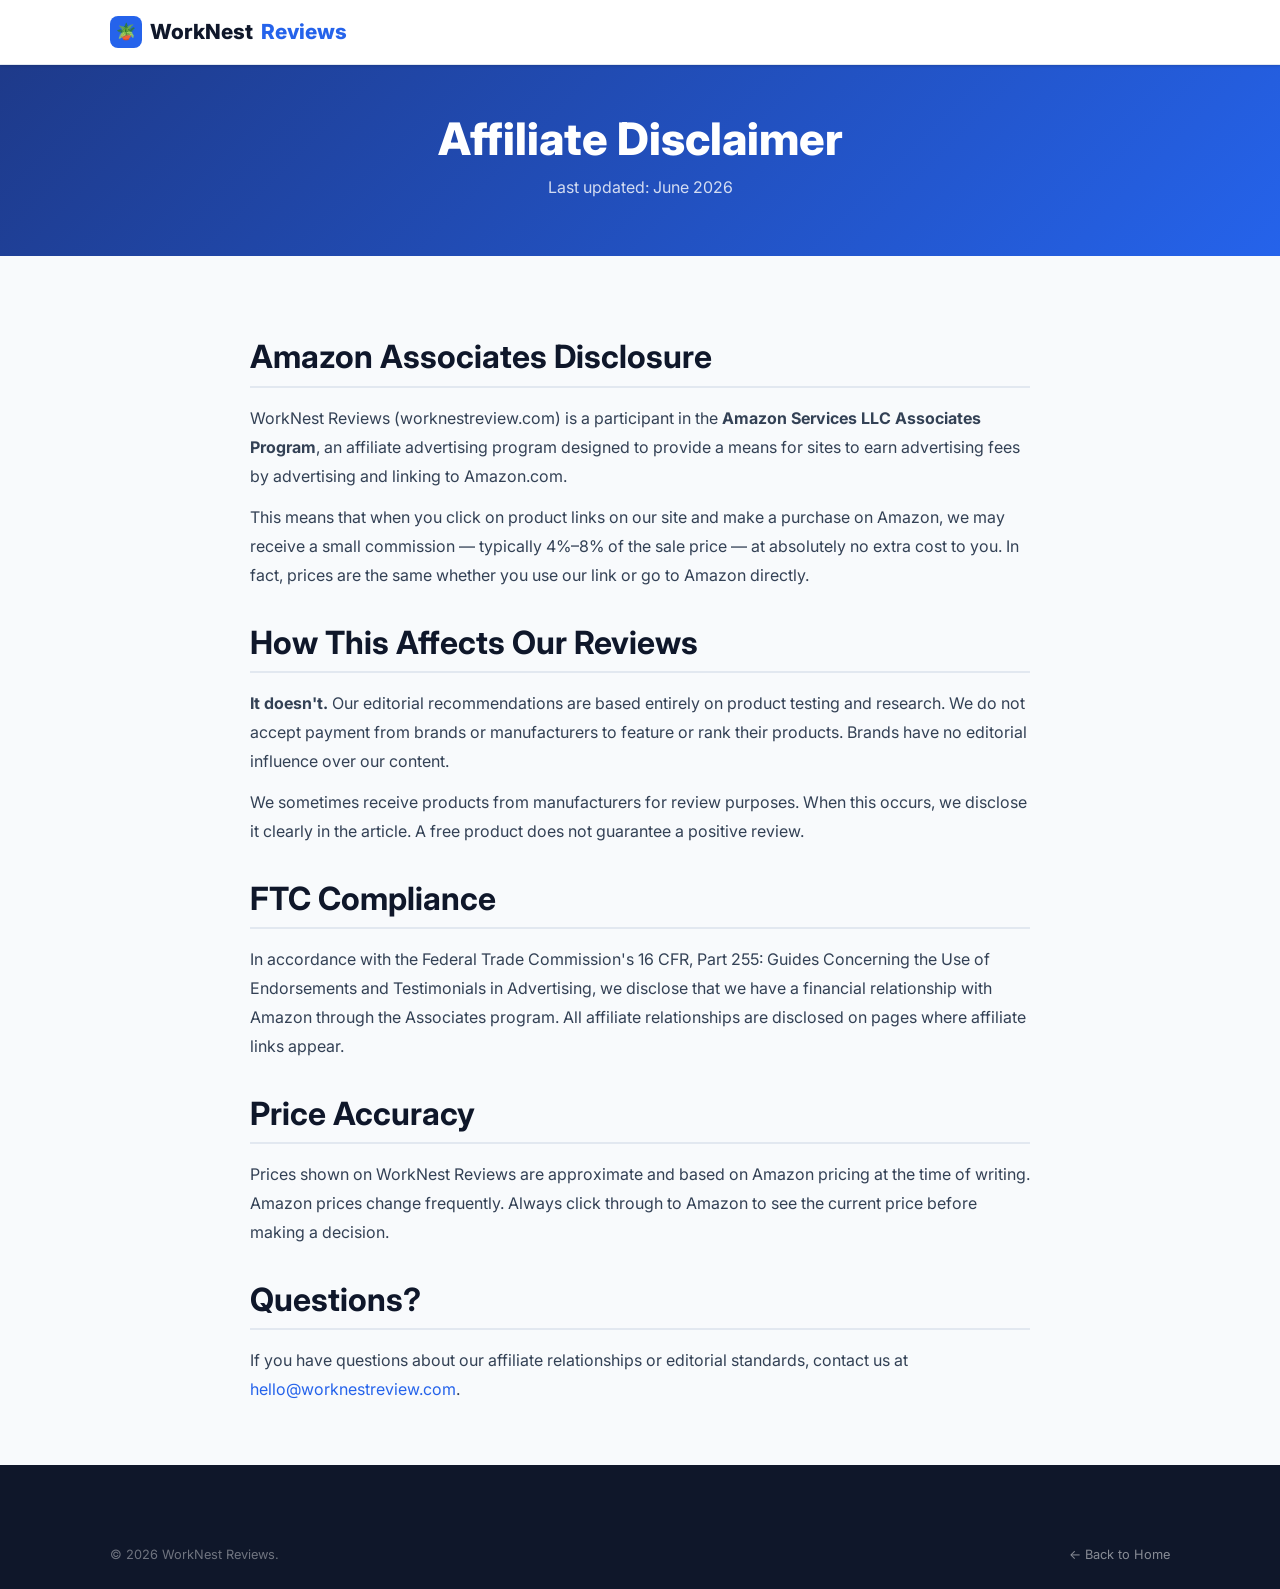
<file: disclaimer.html>
<!DOCTYPE html>
<html lang="en">
<head>
  <meta charset="UTF-8" />
  <meta name="viewport" content="width=device-width, initial-scale=1.0" />
  <title>Affiliate Disclaimer – WorkNest Reviews</title>
  <link rel="preconnect" href="https://fonts.googleapis.com" />
  <link href="https://fonts.googleapis.com/css2?family=Inter:wght@400;500;600;700;800&display=swap" rel="stylesheet" />
  <link rel="stylesheet" href="style.css" />
</head>
<body>
<nav class="navbar">
  <div class="container">
    <a href="index.html" class="logo"><div class="logo-icon">🪴</div>WorkNest <span>Reviews</span></a>
  </div>
</nav>
<div class="page-header">
  <div class="container"><h1>Affiliate Disclaimer</h1><p>Last updated: June 2026</p></div>
</div>
<div class="page-body">
  <h2>Amazon Associates Disclosure</h2>
  <p>WorkNest Reviews (worknestreview.com) is a participant in the <strong>Amazon Services LLC Associates Program</strong>, an affiliate advertising program designed to provide a means for sites to earn advertising fees by advertising and linking to Amazon.com.</p>
  <p>This means that when you click on product links on our site and make a purchase on Amazon, we may receive a small commission — typically 4%–8% of the sale price — at absolutely no extra cost to you. In fact, prices are the same whether you use our link or go to Amazon directly.</p>

  <h2>How This Affects Our Reviews</h2>
  <p><strong>It doesn't.</strong> Our editorial recommendations are based entirely on product testing and research. We do not accept payment from brands or manufacturers to feature or rank their products. Brands have no editorial influence over our content.</p>
  <p>We sometimes receive products from manufacturers for review purposes. When this occurs, we disclose it clearly in the article. A free product does not guarantee a positive review.</p>

  <h2>FTC Compliance</h2>
  <p>In accordance with the Federal Trade Commission's 16 CFR, Part 255: Guides Concerning the Use of Endorsements and Testimonials in Advertising, we disclose that we have a financial relationship with Amazon through the Associates program. All affiliate relationships are disclosed on pages where affiliate links appear.</p>

  <h2>Price Accuracy</h2>
  <p>Prices shown on WorkNest Reviews are approximate and based on Amazon pricing at the time of writing. Amazon prices change frequently. Always click through to Amazon to see the current price before making a decision.</p>

  <h2>Questions?</h2>
  <p>If you have questions about our affiliate relationships or editorial standards, contact us at <a href="mailto:hello@worknestreview.com">hello@worknestreview.com</a>.</p>
</div>
<footer>
  <div class="container">
    <div class="footer-bottom" style="border-top:none;padding-top:2rem;">
      <span>© 2026 WorkNest Reviews.</span>
      <a href="index.html" style="color:rgba(255,255,255,.5);">← Back to Home</a>
    </div>
  </div>
</footer>
</body>
</html>
</file>
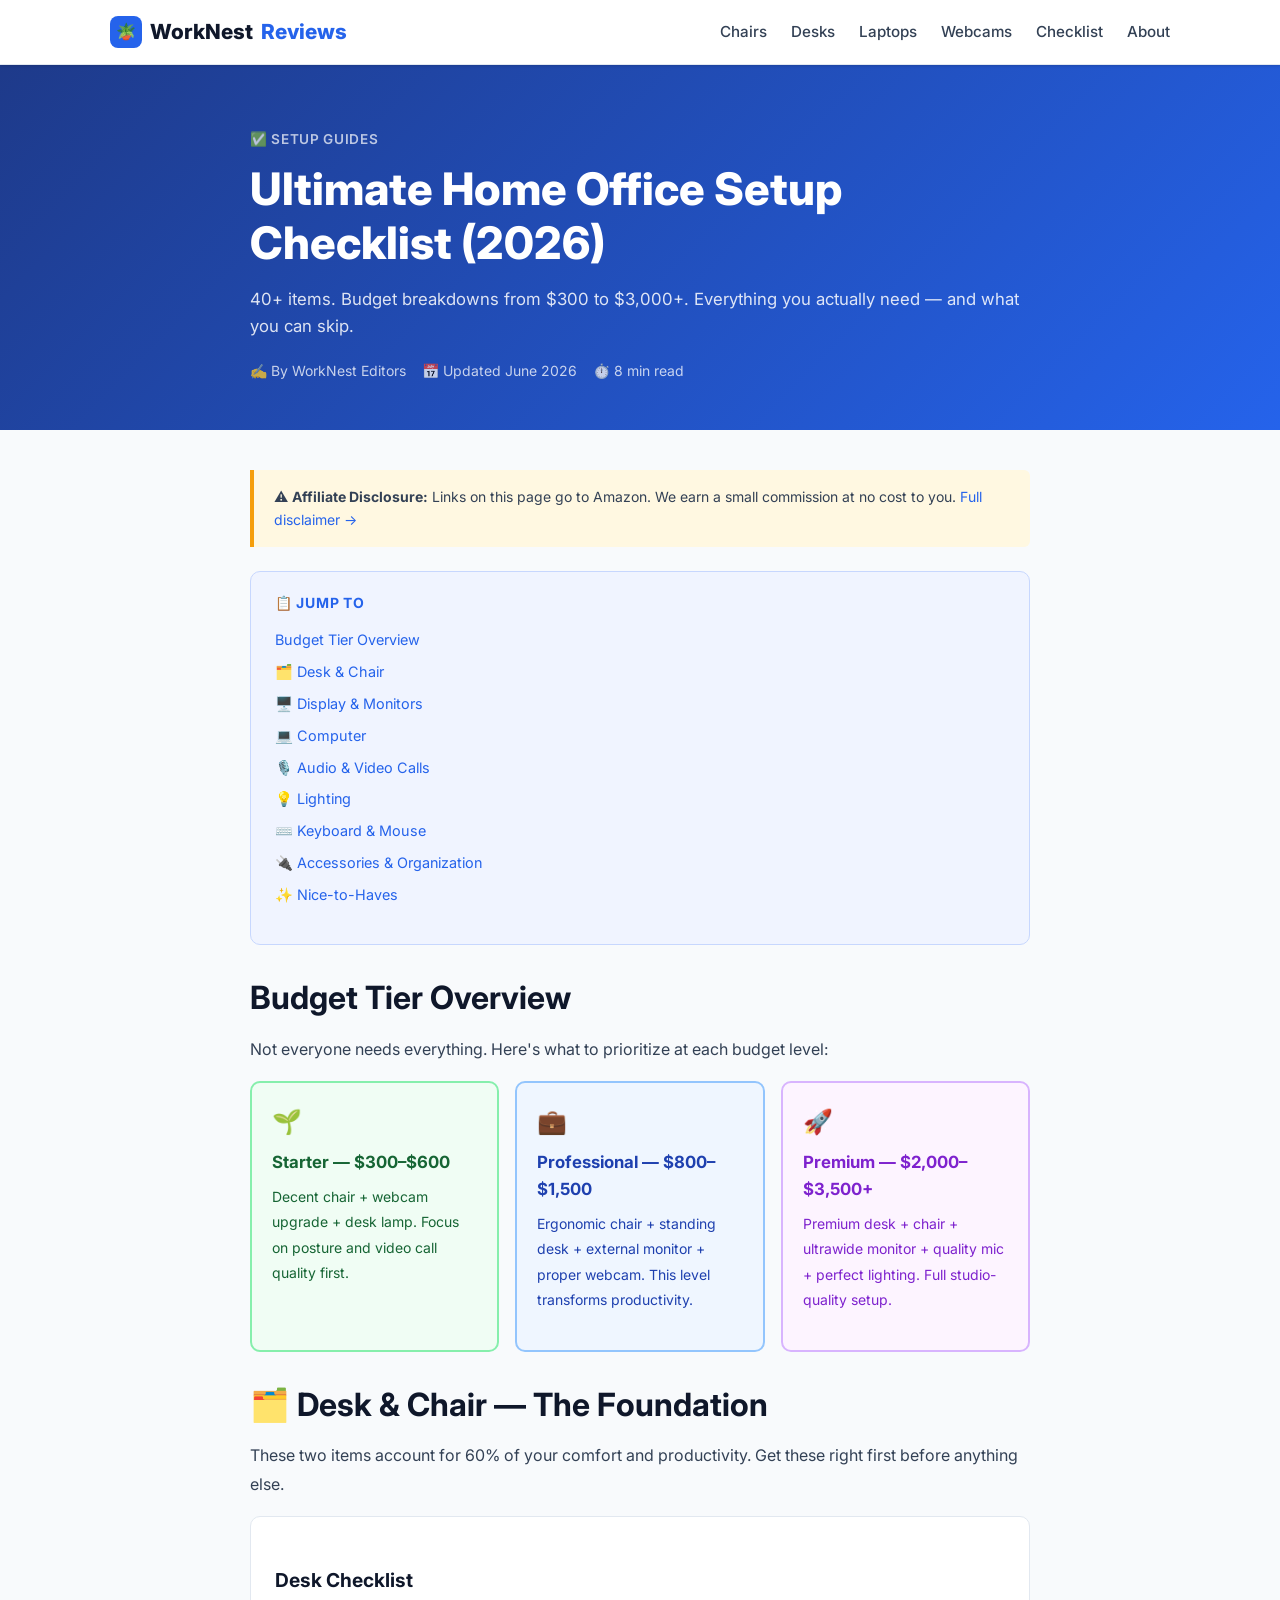
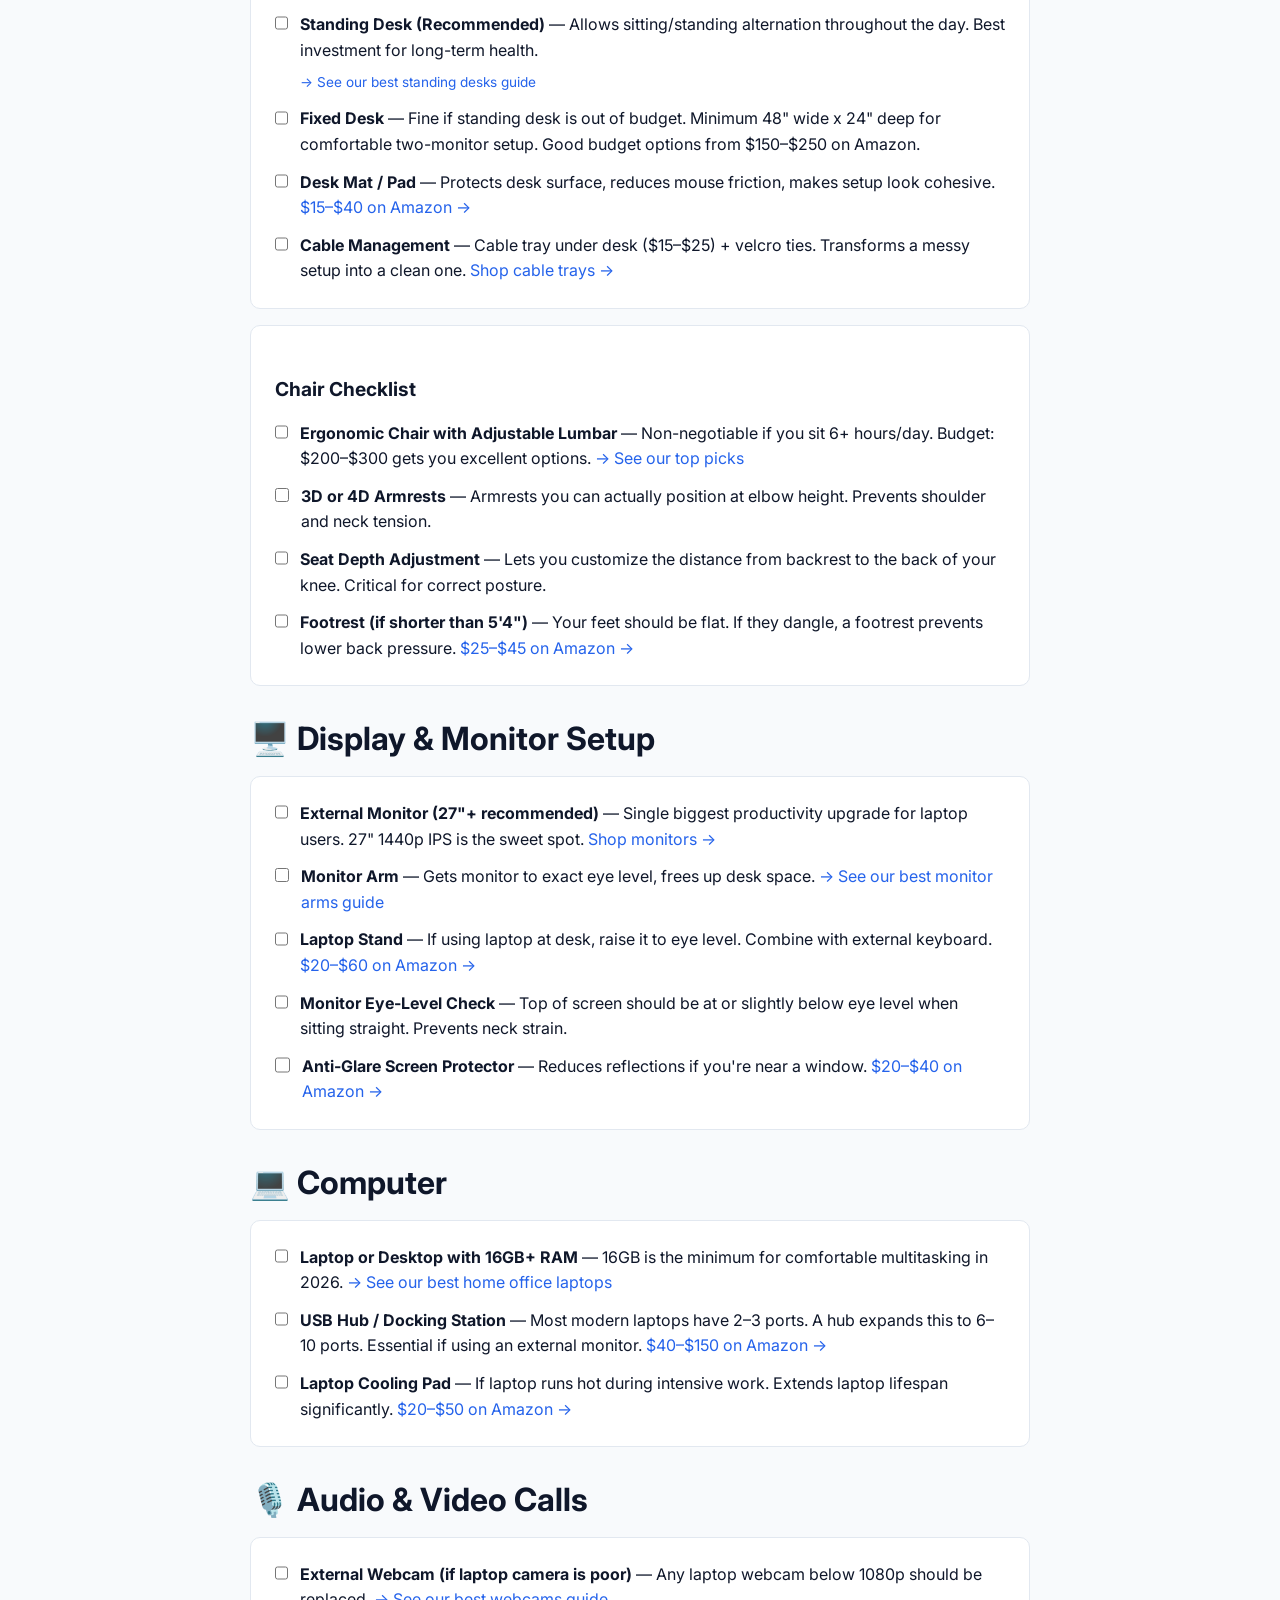
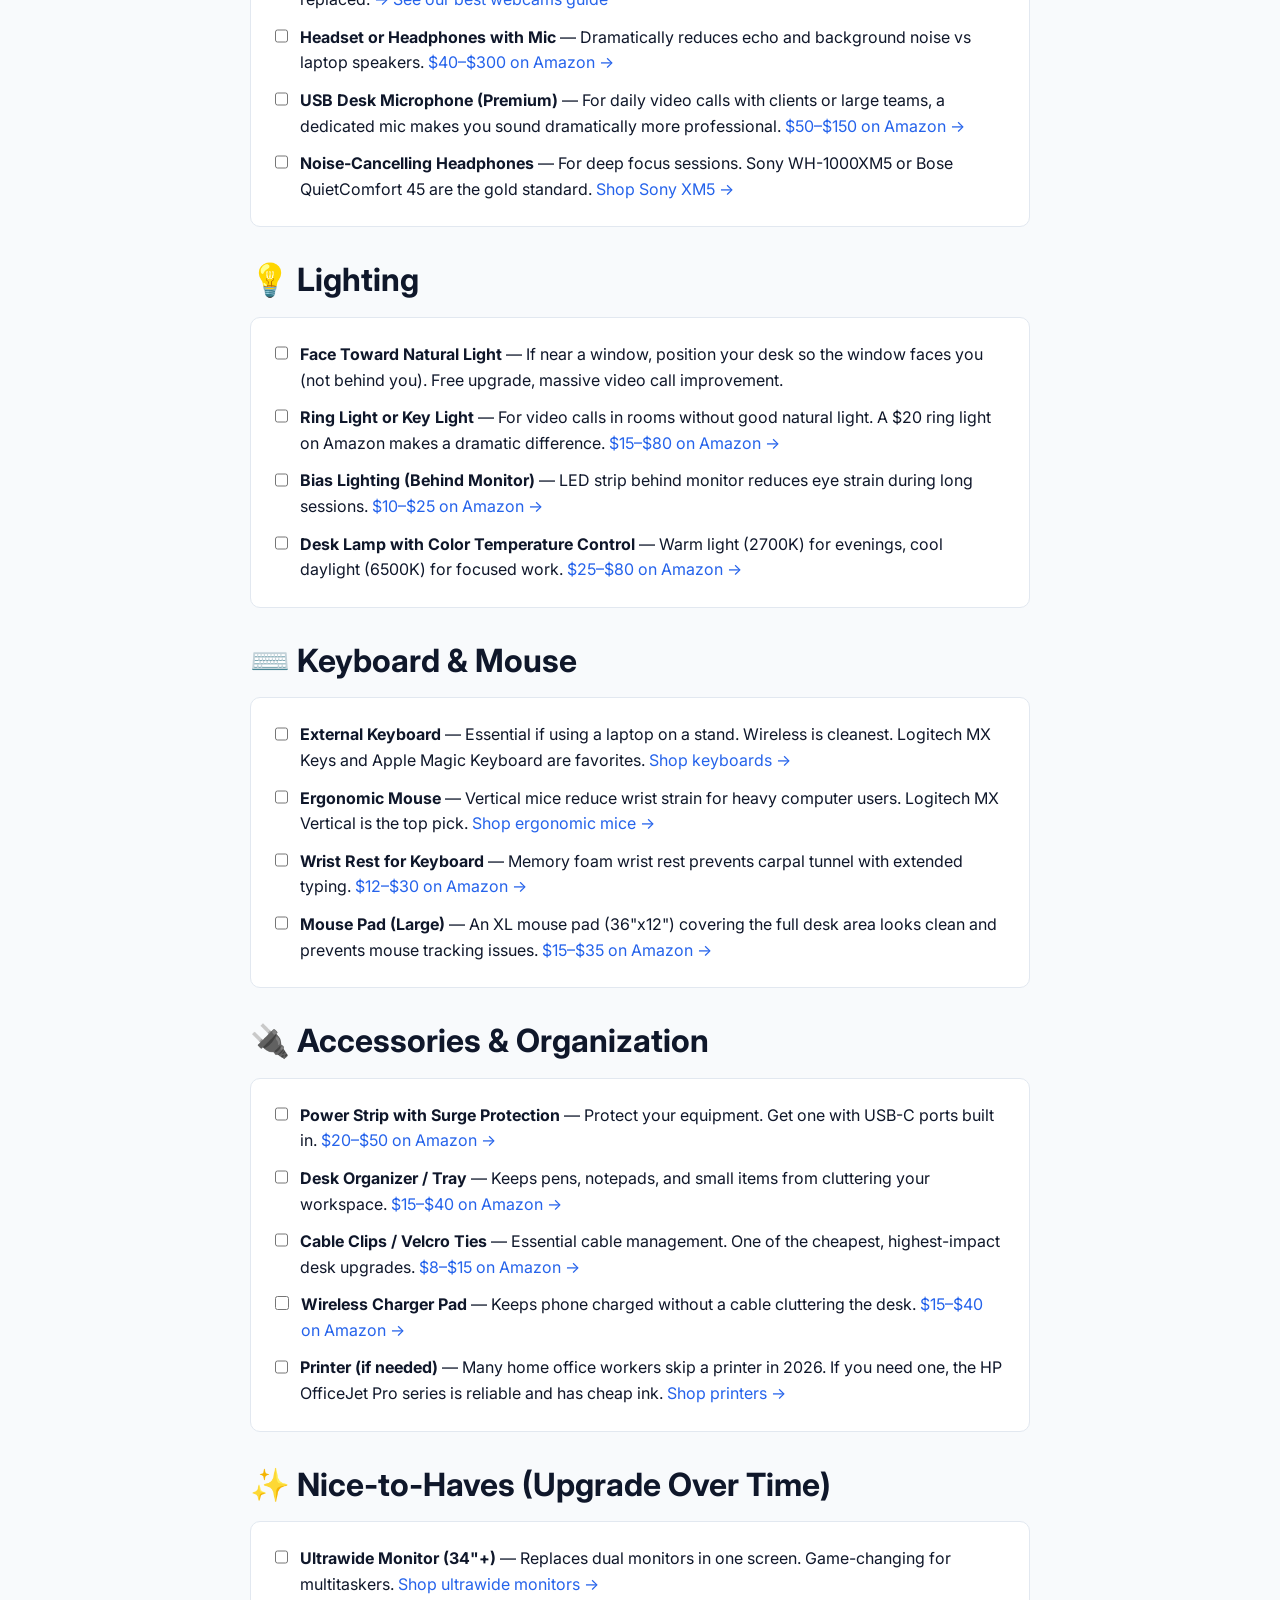
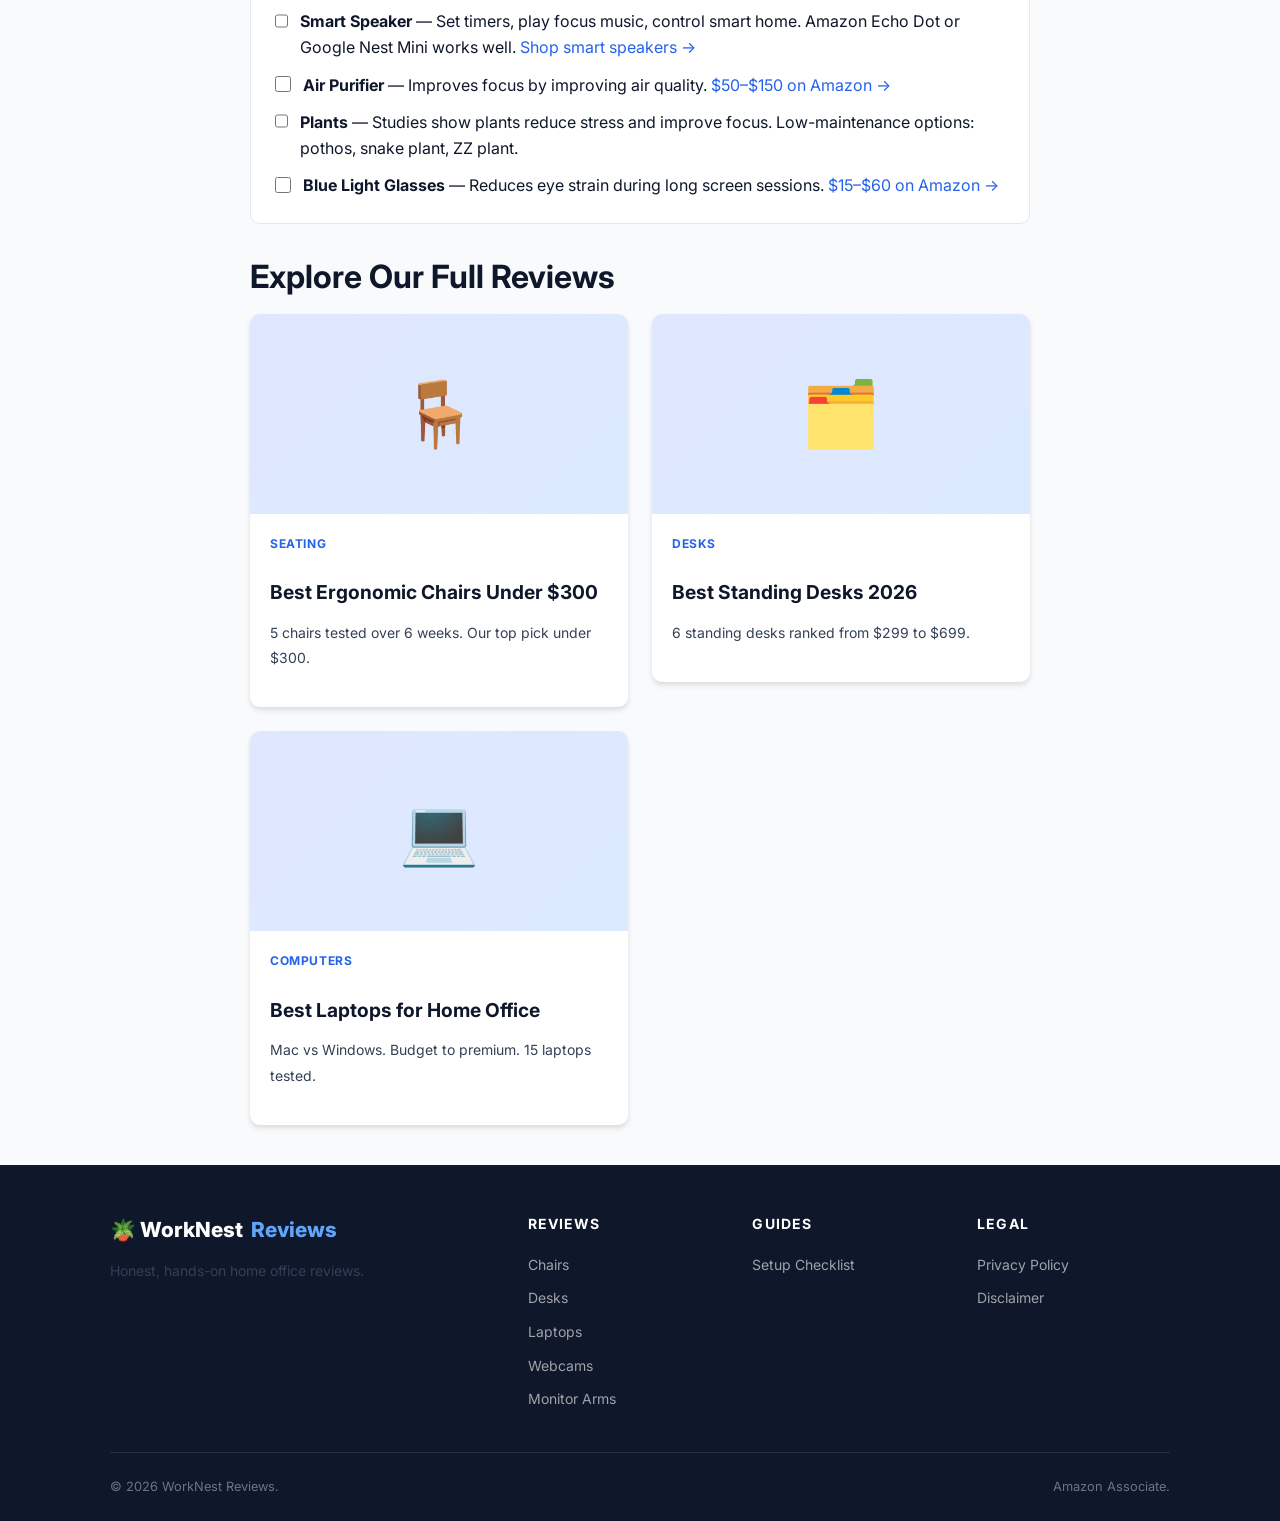
<file: home-office-setup-checklist.html>
<!DOCTYPE html>
<html lang="en">
<head>
  <meta charset="UTF-8" />
  <meta name="viewport" content="width=device-width, initial-scale=1.0" />
  <title>Ultimate Home Office Setup Checklist 2026 – Everything You Need | WorkNest Reviews</title>
  <meta name="description" content="The complete home office setup checklist for 2026. 40+ items covering desk, chair, monitor, lighting, audio, and accessories — with budget breakdowns from $300 to $3,000+." />
  <meta name="keywords" content="home office setup checklist, work from home setup guide, home office essentials 2026, remote work setup checklist" />
  <link rel="preconnect" href="https://fonts.googleapis.com" />
  <link href="https://fonts.googleapis.com/css2?family=Inter:wght@400;500;600;700;800&display=swap" rel="stylesheet" />
  <link rel="stylesheet" href="style.css" />
  <script type="application/ld+json">
  {
    "@context": "https://schema.org",
    "@type": "HowTo",
    "name": "Ultimate Home Office Setup Checklist 2026",
    "description": "Complete guide to setting up a productive home office",
    "step": [
      {"@type": "HowToStep", "name": "Choose your desk", "text": "Select a desk that fits your space and work style"},
      {"@type": "HowToStep", "name": "Get an ergonomic chair", "text": "Invest in proper lumbar support for all-day comfort"},
      {"@type": "HowToStep", "name": "Set up your display", "text": "Add a monitor or monitor arm for the right eye level"},
      {"@type": "HowToStep", "name": "Optimize lighting", "text": "Position natural light and add a ring light for video calls"},
      {"@type": "HowToStep", "name": "Improve audio", "text": "Upgrade your webcam and microphone for professional calls"}
    ]
  }
  </script>
</head>
<body>

<nav class="navbar">
  <div class="container">
    <a href="index.html" class="logo"><div class="logo-icon">🪴</div>WorkNest <span>Reviews</span></a>
    <ul class="nav-links">
      <li><a href="best-ergonomic-chairs-under-300.html">Chairs</a></li>
      <li><a href="best-standing-desks-for-home-office.html">Desks</a></li>
      <li><a href="best-laptops-for-home-office.html">Laptops</a></li>
      <li><a href="best-webcams-for-video-calls.html">Webcams</a></li>
      <li><a href="home-office-setup-checklist.html">Checklist</a></li>
      <li><a href="about.html">About</a></li>
    </ul>
  </div>
</nav>

<div class="article-header">
  <div class="container" style="max-width:820px;">
    <div style="font-size:.85rem;font-weight:600;color:rgba(255,255,255,.7);text-transform:uppercase;letter-spacing:.05em;margin-bottom:.75rem;">✅ Setup Guides</div>
    <h1>Ultimate Home Office Setup<br>Checklist (2026)</h1>
    <p style="color:rgba(255,255,255,.85);margin-top:1rem;font-size:1.05rem;">40+ items. Budget breakdowns from $300 to $3,000+. Everything you actually need — and what you can skip.</p>
    <div class="article-meta" style="margin-top:1.25rem;">
      <span>✍️ By WorkNest Editors</span>
      <span>📅 Updated June 2026</span>
      <span>⏱️ 8 min read</span>
    </div>
  </div>
</div>

<div class="article-body">

  <div class="disclaimer-box">
    ⚠️ <strong>Affiliate Disclosure:</strong> Links on this page go to Amazon. We earn a small commission at no cost to you. <a href="disclaimer.html">Full disclaimer →</a>
  </div>

  <div class="toc">
    <h4>📋 Jump To</h4>
    <ul>
      <li><a href="#budgets">Budget Tier Overview</a></li>
      <li><a href="#desk">🗂️ Desk & Chair</a></li>
      <li><a href="#display">🖥️ Display & Monitors</a></li>
      <li><a href="#laptop">💻 Computer</a></li>
      <li><a href="#audio">🎙️ Audio & Video Calls</a></li>
      <li><a href="#lighting">💡 Lighting</a></li>
      <li><a href="#peripherals">⌨️ Keyboard & Mouse</a></li>
      <li><a href="#accessories">🔌 Accessories & Organization</a></li>
      <li><a href="#nice">✨ Nice-to-Haves</a></li>
    </ul>
  </div>

  <!-- BUDGET TIERS -->
  <h2 id="budgets">Budget Tier Overview</h2>
  <p>Not everyone needs everything. Here's what to prioritize at each budget level:</p>

  <div style="display:grid;grid-template-columns:repeat(auto-fit,minmax(240px,1fr));gap:1rem;margin-bottom:2rem;">
    <div style="background:#f0fdf4;border:2px solid #86efac;border-radius:var(--radius);padding:1.25rem;">
      <div style="font-size:1.5rem;margin-bottom:.5rem;">🌱</div>
      <strong style="display:block;color:#166534;font-size:1.05rem;">Starter — $300–$600</strong>
      <p style="font-size:.875rem;color:#166534;margin-top:.5rem;">Decent chair + webcam upgrade + desk lamp. Focus on posture and video call quality first.</p>
    </div>
    <div style="background:#eff6ff;border:2px solid #93c5fd;border-radius:var(--radius);padding:1.25rem;">
      <div style="font-size:1.5rem;margin-bottom:.5rem;">💼</div>
      <strong style="display:block;color:#1e40af;font-size:1.05rem;">Professional — $800–$1,500</strong>
      <p style="font-size:.875rem;color:#1e40af;margin-top:.5rem;">Ergonomic chair + standing desk + external monitor + proper webcam. This level transforms productivity.</p>
    </div>
    <div style="background:#fdf4ff;border:2px solid #d8b4fe;border-radius:var(--radius);padding:1.25rem;">
      <div style="font-size:1.5rem;margin-bottom:.5rem;">🚀</div>
      <strong style="display:block;color:#7e22ce;font-size:1.05rem;">Premium — $2,000–$3,500+</strong>
      <p style="font-size:.875rem;color:#7e22ce;margin-top:.5rem;">Premium desk + chair + ultrawide monitor + quality mic + perfect lighting. Full studio-quality setup.</p>
    </div>
  </div>

  <!-- DESK & CHAIR -->
  <h2 id="desk">🗂️ Desk & Chair — The Foundation</h2>
  <p>These two items account for 60% of your comfort and productivity. Get these right first before anything else.</p>

  <div style="background:white;border:1px solid var(--border);border-radius:var(--radius);padding:1.5rem;margin-bottom:1rem;">
    <h3 style="margin-bottom:1rem;">Desk Checklist</h3>
    <div style="display:flex;flex-direction:column;gap:.75rem;">
      <label style="display:flex;align-items:flex-start;gap:.75rem;cursor:pointer;">
        <input type="checkbox" style="margin-top:.2rem;width:16px;height:16px;accent-color:var(--accent);" />
        <div>
          <strong>Standing Desk (Recommended)</strong> — Allows sitting/standing alternation throughout the day. Best investment for long-term health.
          <div style="margin-top:.35rem;"><a href="best-standing-desks-for-home-office.html" style="font-size:.85rem;">→ See our best standing desks guide</a></div>
        </div>
      </label>
      <label style="display:flex;align-items:flex-start;gap:.75rem;cursor:pointer;">
        <input type="checkbox" style="margin-top:.2rem;width:16px;height:16px;accent-color:var(--accent);" />
        <div><strong>Fixed Desk</strong> — Fine if standing desk is out of budget. Minimum 48" wide x 24" deep for comfortable two-monitor setup. Good budget options from $150–$250 on Amazon.</div>
      </label>
      <label style="display:flex;align-items:flex-start;gap:.75rem;cursor:pointer;">
        <input type="checkbox" style="margin-top:.2rem;width:16px;height:16px;accent-color:var(--accent);" />
        <div><strong>Desk Mat / Pad</strong> — Protects desk surface, reduces mouse friction, makes setup look cohesive. <a href="https://www.amazon.com/s?k=desk+mat+home+office&tag=YOURTAG-20" target="_blank" rel="noopener nofollow">$15–$40 on Amazon →</a></div>
      </label>
      <label style="display:flex;align-items:flex-start;gap:.75rem;cursor:pointer;">
        <input type="checkbox" style="margin-top:.2rem;width:16px;height:16px;accent-color:var(--accent);" />
        <div><strong>Cable Management</strong> — Cable tray under desk ($15–$25) + velcro ties. Transforms a messy setup into a clean one. <a href="https://www.amazon.com/s?k=under+desk+cable+management+tray&tag=YOURTAG-20" target="_blank" rel="noopener nofollow">Shop cable trays →</a></div>
      </label>
    </div>
  </div>

  <div style="background:white;border:1px solid var(--border);border-radius:var(--radius);padding:1.5rem;margin-bottom:2rem;">
    <h3 style="margin-bottom:1rem;">Chair Checklist</h3>
    <div style="display:flex;flex-direction:column;gap:.75rem;">
      <label style="display:flex;align-items:flex-start;gap:.75rem;cursor:pointer;">
        <input type="checkbox" style="margin-top:.2rem;width:16px;height:16px;accent-color:var(--accent);" />
        <div><strong>Ergonomic Chair with Adjustable Lumbar</strong> — Non-negotiable if you sit 6+ hours/day. Budget: $200–$300 gets you excellent options. <a href="best-ergonomic-chairs-under-300.html">→ See our top picks</a></div>
      </label>
      <label style="display:flex;align-items:flex-start;gap:.75rem;cursor:pointer;">
        <input type="checkbox" style="margin-top:.2rem;width:16px;height:16px;accent-color:var(--accent);" />
        <div><strong>3D or 4D Armrests</strong> — Armrests you can actually position at elbow height. Prevents shoulder and neck tension.</div>
      </label>
      <label style="display:flex;align-items:flex-start;gap:.75rem;cursor:pointer;">
        <input type="checkbox" style="margin-top:.2rem;width:16px;height:16px;accent-color:var(--accent);" />
        <div><strong>Seat Depth Adjustment</strong> — Lets you customize the distance from backrest to the back of your knee. Critical for correct posture.</div>
      </label>
      <label style="display:flex;align-items:flex-start;gap:.75rem;cursor:pointer;">
        <input type="checkbox" style="margin-top:.2rem;width:16px;height:16px;accent-color:var(--accent);" />
        <div><strong>Footrest (if shorter than 5'4")</strong> — Your feet should be flat. If they dangle, a footrest prevents lower back pressure. <a href="https://www.amazon.com/s?k=footrest+office+chair&tag=YOURTAG-20" target="_blank" rel="noopener nofollow">$25–$45 on Amazon →</a></div>
      </label>
    </div>
  </div>

  <!-- DISPLAY -->
  <h2 id="display">🖥️ Display & Monitor Setup</h2>
  <div style="background:white;border:1px solid var(--border);border-radius:var(--radius);padding:1.5rem;margin-bottom:2rem;">
    <div style="display:flex;flex-direction:column;gap:.75rem;">
      <label style="display:flex;align-items:flex-start;gap:.75rem;cursor:pointer;">
        <input type="checkbox" style="margin-top:.2rem;width:16px;height:16px;accent-color:var(--accent);" />
        <div><strong>External Monitor (27"+ recommended)</strong> — Single biggest productivity upgrade for laptop users. 27" 1440p IPS is the sweet spot. <a href="https://www.amazon.com/s?k=27+inch+1440p+monitor+home+office&tag=YOURTAG-20" target="_blank" rel="noopener nofollow">Shop monitors →</a></div>
      </label>
      <label style="display:flex;align-items:flex-start;gap:.75rem;cursor:pointer;">
        <input type="checkbox" style="margin-top:.2rem;width:16px;height:16px;accent-color:var(--accent);" />
        <div><strong>Monitor Arm</strong> — Gets monitor to exact eye level, frees up desk space. <a href="best-monitor-arms-2026.html">→ See our best monitor arms guide</a></div>
      </label>
      <label style="display:flex;align-items:flex-start;gap:.75rem;cursor:pointer;">
        <input type="checkbox" style="margin-top:.2rem;width:16px;height:16px;accent-color:var(--accent);" />
        <div><strong>Laptop Stand</strong> — If using laptop at desk, raise it to eye level. Combine with external keyboard. <a href="https://www.amazon.com/s?k=laptop+stand+adjustable+desk&tag=YOURTAG-20" target="_blank" rel="noopener nofollow">$20–$60 on Amazon →</a></div>
      </label>
      <label style="display:flex;align-items:flex-start;gap:.75rem;cursor:pointer;">
        <input type="checkbox" style="margin-top:.2rem;width:16px;height:16px;accent-color:var(--accent);" />
        <div><strong>Monitor Eye-Level Check</strong> — Top of screen should be at or slightly below eye level when sitting straight. Prevents neck strain.</div>
      </label>
      <label style="display:flex;align-items:flex-start;gap:.75rem;cursor:pointer;">
        <input type="checkbox" style="margin-top:.2rem;width:16px;height:16px;accent-color:var(--accent);" />
        <div><strong>Anti-Glare Screen Protector</strong> — Reduces reflections if you're near a window. <a href="https://www.amazon.com/s?k=anti+glare+monitor+screen+protector&tag=YOURTAG-20" target="_blank" rel="noopener nofollow">$20–$40 on Amazon →</a></div>
      </label>
    </div>
  </div>

  <!-- COMPUTER -->
  <h2 id="laptop">💻 Computer</h2>
  <div style="background:white;border:1px solid var(--border);border-radius:var(--radius);padding:1.5rem;margin-bottom:2rem;">
    <div style="display:flex;flex-direction:column;gap:.75rem;">
      <label style="display:flex;align-items:flex-start;gap:.75rem;cursor:pointer;">
        <input type="checkbox" style="margin-top:.2rem;width:16px;height:16px;accent-color:var(--accent);" />
        <div><strong>Laptop or Desktop with 16GB+ RAM</strong> — 16GB is the minimum for comfortable multitasking in 2026. <a href="best-laptops-for-home-office.html">→ See our best home office laptops</a></div>
      </label>
      <label style="display:flex;align-items:flex-start;gap:.75rem;cursor:pointer;">
        <input type="checkbox" style="margin-top:.2rem;width:16px;height:16px;accent-color:var(--accent);" />
        <div><strong>USB Hub / Docking Station</strong> — Most modern laptops have 2–3 ports. A hub expands this to 6–10 ports. Essential if using an external monitor. <a href="https://www.amazon.com/s?k=usb+c+docking+station+home+office&tag=YOURTAG-20" target="_blank" rel="noopener nofollow">$40–$150 on Amazon →</a></div>
      </label>
      <label style="display:flex;align-items:flex-start;gap:.75rem;cursor:pointer;">
        <input type="checkbox" style="margin-top:.2rem;width:16px;height:16px;accent-color:var(--accent);" />
        <div><strong>Laptop Cooling Pad</strong> — If laptop runs hot during intensive work. Extends laptop lifespan significantly. <a href="https://www.amazon.com/s?k=laptop+cooling+pad&tag=YOURTAG-20" target="_blank" rel="noopener nofollow">$20–$50 on Amazon →</a></div>
      </label>
    </div>
  </div>

  <!-- AUDIO & VIDEO -->
  <h2 id="audio">🎙️ Audio & Video Calls</h2>
  <div style="background:white;border:1px solid var(--border);border-radius:var(--radius);padding:1.5rem;margin-bottom:2rem;">
    <div style="display:flex;flex-direction:column;gap:.75rem;">
      <label style="display:flex;align-items:flex-start;gap:.75rem;cursor:pointer;">
        <input type="checkbox" style="margin-top:.2rem;width:16px;height:16px;accent-color:var(--accent);" />
        <div><strong>External Webcam (if laptop camera is poor)</strong> — Any laptop webcam below 1080p should be replaced. <a href="best-webcams-for-video-calls.html">→ See our best webcams guide</a></div>
      </label>
      <label style="display:flex;align-items:flex-start;gap:.75rem;cursor:pointer;">
        <input type="checkbox" style="margin-top:.2rem;width:16px;height:16px;accent-color:var(--accent);" />
        <div><strong>Headset or Headphones with Mic</strong> — Dramatically reduces echo and background noise vs laptop speakers. <a href="https://www.amazon.com/s?k=headset+with+mic+home+office+noise+cancelling&tag=YOURTAG-20" target="_blank" rel="noopener nofollow">$40–$300 on Amazon →</a></div>
      </label>
      <label style="display:flex;align-items:flex-start;gap:.75rem;cursor:pointer;">
        <input type="checkbox" style="margin-top:.2rem;width:16px;height:16px;accent-color:var(--accent);" />
        <div><strong>USB Desk Microphone (Premium)</strong> — For daily video calls with clients or large teams, a dedicated mic makes you sound dramatically more professional. <a href="https://www.amazon.com/s?k=usb+desk+microphone+home+office&tag=YOURTAG-20" target="_blank" rel="noopener nofollow">$50–$150 on Amazon →</a></div>
      </label>
      <label style="display:flex;align-items:flex-start;gap:.75rem;cursor:pointer;">
        <input type="checkbox" style="margin-top:.2rem;width:16px;height:16px;accent-color:var(--accent);" />
        <div><strong>Noise-Cancelling Headphones</strong> — For deep focus sessions. Sony WH-1000XM5 or Bose QuietComfort 45 are the gold standard. <a href="https://www.amazon.com/s?k=sony+wh1000xm5&tag=YOURTAG-20" target="_blank" rel="noopener nofollow">Shop Sony XM5 →</a></div>
      </label>
    </div>
  </div>

  <!-- LIGHTING -->
  <h2 id="lighting">💡 Lighting</h2>
  <div style="background:white;border:1px solid var(--border);border-radius:var(--radius);padding:1.5rem;margin-bottom:2rem;">
    <div style="display:flex;flex-direction:column;gap:.75rem;">
      <label style="display:flex;align-items:flex-start;gap:.75rem;cursor:pointer;">
        <input type="checkbox" style="margin-top:.2rem;width:16px;height:16px;accent-color:var(--accent);" />
        <div><strong>Face Toward Natural Light</strong> — If near a window, position your desk so the window faces you (not behind you). Free upgrade, massive video call improvement.</div>
      </label>
      <label style="display:flex;align-items:flex-start;gap:.75rem;cursor:pointer;">
        <input type="checkbox" style="margin-top:.2rem;width:16px;height:16px;accent-color:var(--accent);" />
        <div><strong>Ring Light or Key Light</strong> — For video calls in rooms without good natural light. A $20 ring light on Amazon makes a dramatic difference. <a href="https://www.amazon.com/s?k=ring+light+desk+video+calls&tag=YOURTAG-20" target="_blank" rel="noopener nofollow">$15–$80 on Amazon →</a></div>
      </label>
      <label style="display:flex;align-items:flex-start;gap:.75rem;cursor:pointer;">
        <input type="checkbox" style="margin-top:.2rem;width:16px;height:16px;accent-color:var(--accent);" />
        <div><strong>Bias Lighting (Behind Monitor)</strong> — LED strip behind monitor reduces eye strain during long sessions. <a href="https://www.amazon.com/s?k=led+bias+lighting+behind+monitor&tag=YOURTAG-20" target="_blank" rel="noopener nofollow">$10–$25 on Amazon →</a></div>
      </label>
      <label style="display:flex;align-items:flex-start;gap:.75rem;cursor:pointer;">
        <input type="checkbox" style="margin-top:.2rem;width:16px;height:16px;accent-color:var(--accent);" />
        <div><strong>Desk Lamp with Color Temperature Control</strong> — Warm light (2700K) for evenings, cool daylight (6500K) for focused work. <a href="https://www.amazon.com/s?k=desk+lamp+color+temperature+home+office&tag=YOURTAG-20" target="_blank" rel="noopener nofollow">$25–$80 on Amazon →</a></div>
      </label>
    </div>
  </div>

  <!-- KEYBOARD & MOUSE -->
  <h2 id="peripherals">⌨️ Keyboard & Mouse</h2>
  <div style="background:white;border:1px solid var(--border);border-radius:var(--radius);padding:1.5rem;margin-bottom:2rem;">
    <div style="display:flex;flex-direction:column;gap:.75rem;">
      <label style="display:flex;align-items:flex-start;gap:.75rem;cursor:pointer;">
        <input type="checkbox" style="margin-top:.2rem;width:16px;height:16px;accent-color:var(--accent);" />
        <div><strong>External Keyboard</strong> — Essential if using a laptop on a stand. Wireless is cleanest. Logitech MX Keys and Apple Magic Keyboard are favorites. <a href="https://www.amazon.com/s?k=logitech+mx+keys+wireless+keyboard&tag=YOURTAG-20" target="_blank" rel="noopener nofollow">Shop keyboards →</a></div>
      </label>
      <label style="display:flex;align-items:flex-start;gap:.75rem;cursor:pointer;">
        <input type="checkbox" style="margin-top:.2rem;width:16px;height:16px;accent-color:var(--accent);" />
        <div><strong>Ergonomic Mouse</strong> — Vertical mice reduce wrist strain for heavy computer users. Logitech MX Vertical is the top pick. <a href="https://www.amazon.com/s?k=logitech+mx+vertical+ergonomic+mouse&tag=YOURTAG-20" target="_blank" rel="noopener nofollow">Shop ergonomic mice →</a></div>
      </label>
      <label style="display:flex;align-items:flex-start;gap:.75rem;cursor:pointer;">
        <input type="checkbox" style="margin-top:.2rem;width:16px;height:16px;accent-color:var(--accent);" />
        <div><strong>Wrist Rest for Keyboard</strong> — Memory foam wrist rest prevents carpal tunnel with extended typing. <a href="https://www.amazon.com/s?k=keyboard+wrist+rest+memory+foam&tag=YOURTAG-20" target="_blank" rel="noopener nofollow">$12–$30 on Amazon →</a></div>
      </label>
      <label style="display:flex;align-items:flex-start;gap:.75rem;cursor:pointer;">
        <input type="checkbox" style="margin-top:.2rem;width:16px;height:16px;accent-color:var(--accent);" />
        <div><strong>Mouse Pad (Large)</strong> — An XL mouse pad (36"x12") covering the full desk area looks clean and prevents mouse tracking issues. <a href="https://www.amazon.com/s?k=xl+mouse+pad+desk+mat&tag=YOURTAG-20" target="_blank" rel="noopener nofollow">$15–$35 on Amazon →</a></div>
      </label>
    </div>
  </div>

  <!-- ACCESSORIES -->
  <h2 id="accessories">🔌 Accessories & Organization</h2>
  <div style="background:white;border:1px solid var(--border);border-radius:var(--radius);padding:1.5rem;margin-bottom:2rem;">
    <div style="display:flex;flex-direction:column;gap:.75rem;">
      <label style="display:flex;align-items:flex-start;gap:.75rem;cursor:pointer;">
        <input type="checkbox" style="margin-top:.2rem;width:16px;height:16px;accent-color:var(--accent);" />
        <div><strong>Power Strip with Surge Protection</strong> — Protect your equipment. Get one with USB-C ports built in. <a href="https://www.amazon.com/s?k=power+strip+surge+protection+usb+c&tag=YOURTAG-20" target="_blank" rel="noopener nofollow">$20–$50 on Amazon →</a></div>
      </label>
      <label style="display:flex;align-items:flex-start;gap:.75rem;cursor:pointer;">
        <input type="checkbox" style="margin-top:.2rem;width:16px;height:16px;accent-color:var(--accent);" />
        <div><strong>Desk Organizer / Tray</strong> — Keeps pens, notepads, and small items from cluttering your workspace. <a href="https://www.amazon.com/s?k=desk+organizer+office+supplies+tray&tag=YOURTAG-20" target="_blank" rel="noopener nofollow">$15–$40 on Amazon →</a></div>
      </label>
      <label style="display:flex;align-items:flex-start;gap:.75rem;cursor:pointer;">
        <input type="checkbox" style="margin-top:.2rem;width:16px;height:16px;accent-color:var(--accent);" />
        <div><strong>Cable Clips / Velcro Ties</strong> — Essential cable management. One of the cheapest, highest-impact desk upgrades. <a href="https://www.amazon.com/s?k=cable+management+clips+velcro+ties+desk&tag=YOURTAG-20" target="_blank" rel="noopener nofollow">$8–$15 on Amazon →</a></div>
      </label>
      <label style="display:flex;align-items:flex-start;gap:.75rem;cursor:pointer;">
        <input type="checkbox" style="margin-top:.2rem;width:16px;height:16px;accent-color:var(--accent);" />
        <div><strong>Wireless Charger Pad</strong> — Keeps phone charged without a cable cluttering the desk. <a href="https://www.amazon.com/s?k=wireless+charger+pad+desk&tag=YOURTAG-20" target="_blank" rel="noopener nofollow">$15–$40 on Amazon →</a></div>
      </label>
      <label style="display:flex;align-items:flex-start;gap:.75rem;cursor:pointer;">
        <input type="checkbox" style="margin-top:.2rem;width:16px;height:16px;accent-color:var(--accent);" />
        <div><strong>Printer (if needed)</strong> — Many home office workers skip a printer in 2026. If you need one, the HP OfficeJet Pro series is reliable and has cheap ink. <a href="https://www.amazon.com/s?k=hp+officejet+pro+home+office&tag=YOURTAG-20" target="_blank" rel="noopener nofollow">Shop printers →</a></div>
      </label>
    </div>
  </div>

  <!-- NICE TO HAVE -->
  <h2 id="nice">✨ Nice-to-Haves (Upgrade Over Time)</h2>
  <div style="background:white;border:1px solid var(--border);border-radius:var(--radius);padding:1.5rem;margin-bottom:2rem;">
    <div style="display:flex;flex-direction:column;gap:.75rem;">
      <label style="display:flex;align-items:flex-start;gap:.75rem;cursor:pointer;">
        <input type="checkbox" style="margin-top:.2rem;width:16px;height:16px;accent-color:var(--accent);" />
        <div><strong>Ultrawide Monitor (34"+)</strong> — Replaces dual monitors in one screen. Game-changing for multitaskers. <a href="https://www.amazon.com/s?k=ultrawide+monitor+34+inch+home+office&tag=YOURTAG-20" target="_blank" rel="noopener nofollow">Shop ultrawide monitors →</a></div>
      </label>
      <label style="display:flex;align-items:flex-start;gap:.75rem;cursor:pointer;">
        <input type="checkbox" style="margin-top:.2rem;width:16px;height:16px;accent-color:var(--accent);" />
        <div><strong>Smart Speaker</strong> — Set timers, play focus music, control smart home. Amazon Echo Dot or Google Nest Mini works well. <a href="https://www.amazon.com/s?k=amazon+echo+dot&tag=YOURTAG-20" target="_blank" rel="noopener nofollow">Shop smart speakers →</a></div>
      </label>
      <label style="display:flex;align-items:flex-start;gap:.75rem;cursor:pointer;">
        <input type="checkbox" style="margin-top:.2rem;width:16px;height:16px;accent-color:var(--accent);" />
        <div><strong>Air Purifier</strong> — Improves focus by improving air quality. <a href="https://www.amazon.com/s?k=air+purifier+home+office+quiet&tag=YOURTAG-20" target="_blank" rel="noopener nofollow">$50–$150 on Amazon →</a></div>
      </label>
      <label style="display:flex;align-items:flex-start;gap:.75rem;cursor:pointer;">
        <input type="checkbox" style="margin-top:.2rem;width:16px;height:16px;accent-color:var(--accent);" />
        <div><strong>Plants</strong> — Studies show plants reduce stress and improve focus. Low-maintenance options: pothos, snake plant, ZZ plant.</div>
      </label>
      <label style="display:flex;align-items:flex-start;gap:.75rem;cursor:pointer;">
        <input type="checkbox" style="margin-top:.2rem;width:16px;height:16px;accent-color:var(--accent);" />
        <div><strong>Blue Light Glasses</strong> — Reduces eye strain during long screen sessions. <a href="https://www.amazon.com/s?k=blue+light+blocking+glasses+computer&tag=YOURTAG-20" target="_blank" rel="noopener nofollow">$15–$60 on Amazon →</a></div>
      </label>
    </div>
  </div>

  <!-- RELATED GUIDES -->
  <h2>Explore Our Full Reviews</h2>
  <div class="grid-3" style="margin-top:1rem;">
    <a href="best-ergonomic-chairs-under-300.html" style="text-decoration:none;">
      <div class="card"><div class="card-img">🪑</div><div class="card-body"><div class="card-category">Seating</div><h3>Best Ergonomic Chairs Under $300</h3><p style="font-size:.875rem;">5 chairs tested over 6 weeks. Our top pick under $300.</p></div></div>
    </a>
    <a href="best-standing-desks-for-home-office.html" style="text-decoration:none;">
      <div class="card"><div class="card-img">🗂️</div><div class="card-body"><div class="card-category">Desks</div><h3>Best Standing Desks 2026</h3><p style="font-size:.875rem;">6 standing desks ranked from $299 to $699.</p></div></div>
    </a>
    <a href="best-laptops-for-home-office.html" style="text-decoration:none;">
      <div class="card"><div class="card-img">💻</div><div class="card-body"><div class="card-category">Computers</div><h3>Best Laptops for Home Office</h3><p style="font-size:.875rem;">Mac vs Windows. Budget to premium. 15 laptops tested.</p></div></div>
    </a>
  </div>

</div>

<footer>
  <div class="container">
    <div class="footer-grid">
      <div class="footer-brand"><div class="logo" style="margin-bottom:.75rem;">🪴 WorkNest <span style="color:#60a5fa;">Reviews</span></div><p>Honest, hands-on home office reviews.</p></div>
      <div class="footer-col"><h4>Reviews</h4><ul>
        <li><a href="best-ergonomic-chairs-under-300.html">Chairs</a></li>
        <li><a href="best-standing-desks-for-home-office.html">Desks</a></li>
        <li><a href="best-laptops-for-home-office.html">Laptops</a></li>
        <li><a href="best-webcams-for-video-calls.html">Webcams</a></li>
        <li><a href="best-monitor-arms-2026.html">Monitor Arms</a></li>
      </ul></div>
      <div class="footer-col"><h4>Guides</h4><ul><li><a href="home-office-setup-checklist.html">Setup Checklist</a></li></ul></div>
      <div class="footer-col"><h4>Legal</h4><ul>
        <li><a href="privacy-policy.html">Privacy Policy</a></li>
        <li><a href="disclaimer.html">Disclaimer</a></li>
      </ul></div>
    </div>
    <div class="footer-bottom"><span>© 2026 WorkNest Reviews.</span><span>Amazon Associate.</span></div>
  </div>
</footer>

<script>
// Interactive checkbox tracking
const checks = document.querySelectorAll('input[type=checkbox]');
checks.forEach(c => {
  c.addEventListener('change', () => {
    const done = [...checks].filter(x => x.checked).length;
    document.title = `(${done}/${checks.length}) Home Office Checklist – WorkNest Reviews`;
  });
});
</script>
</body>
</html>
</file>
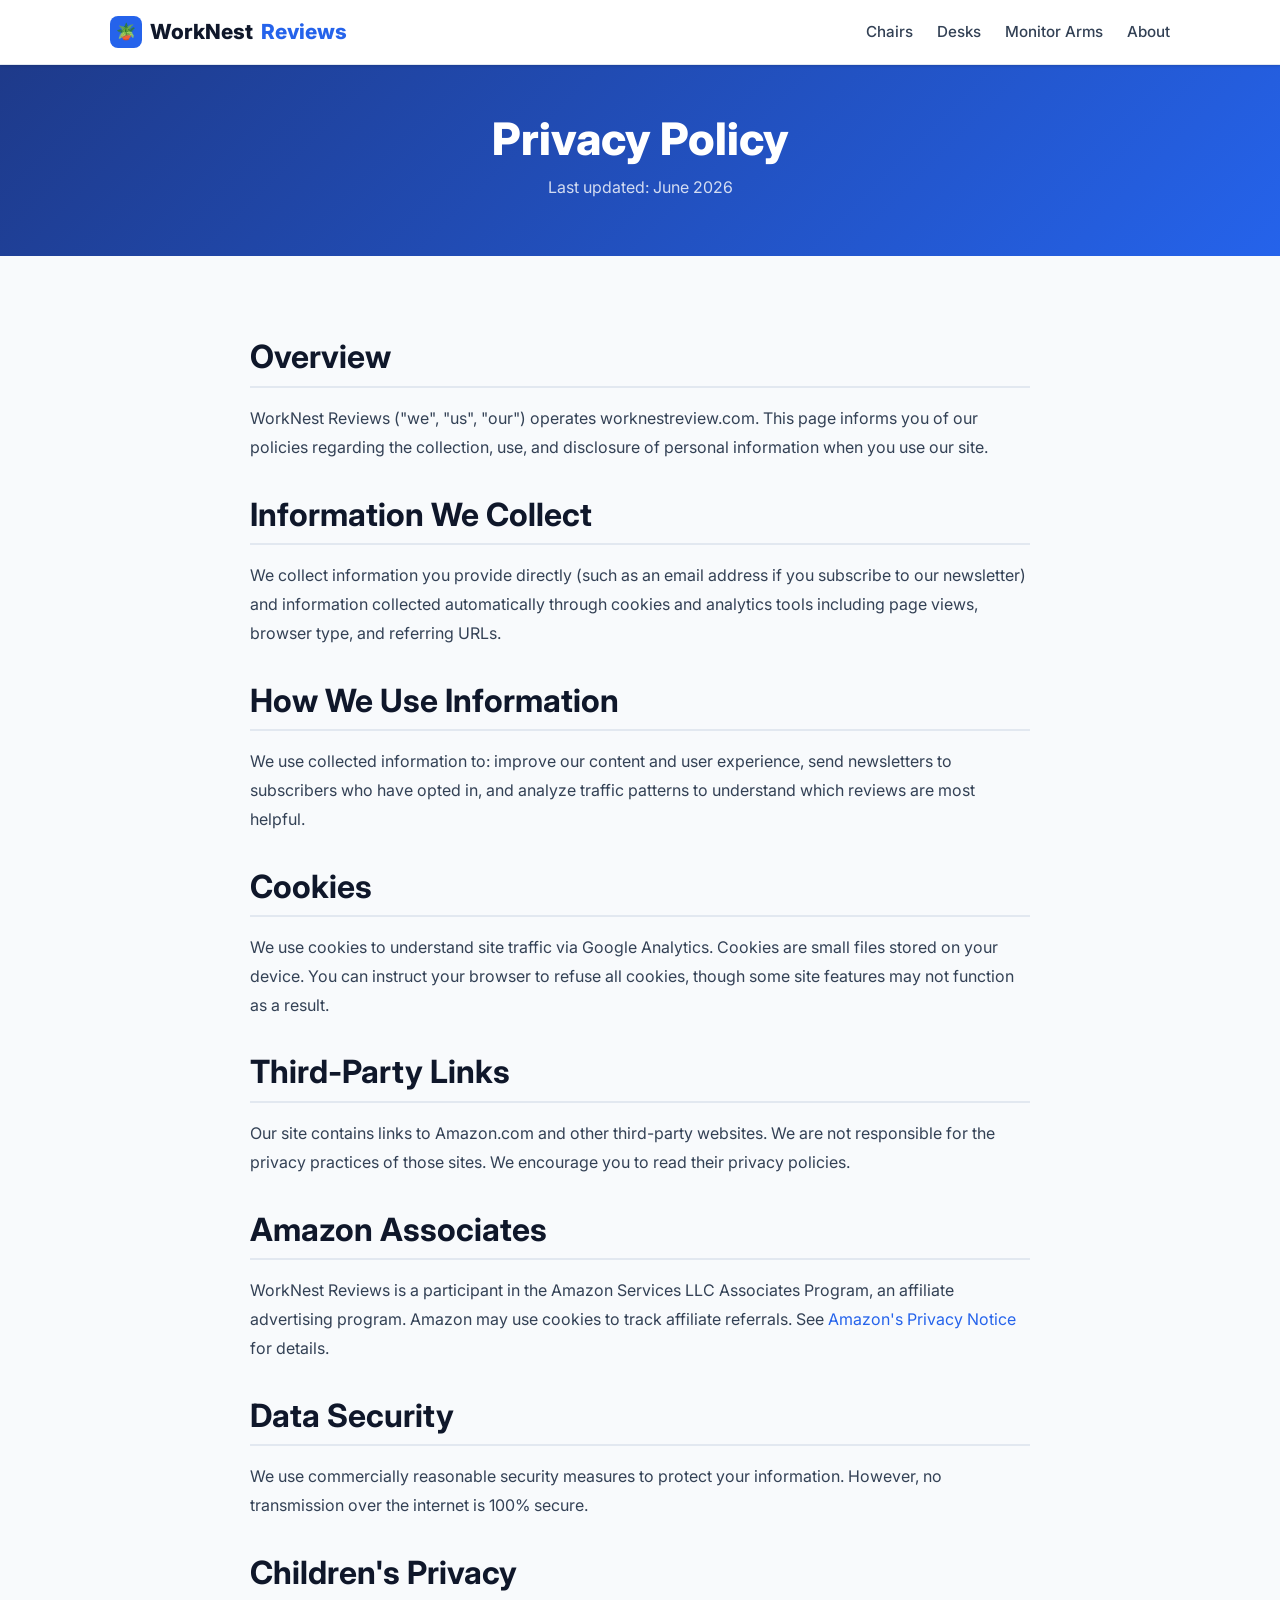
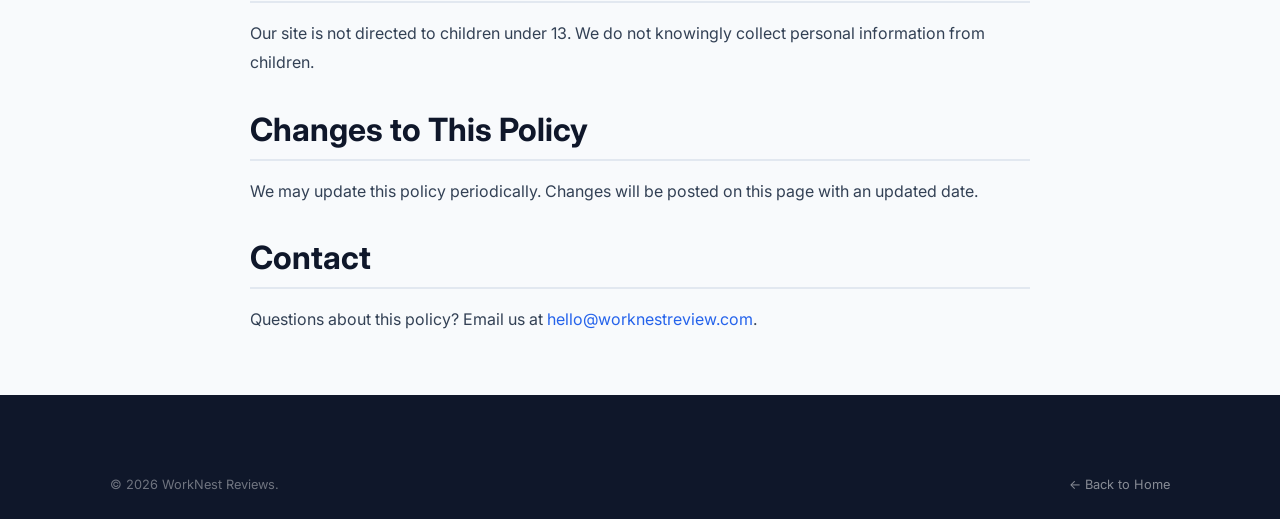
<file: privacy-policy.html>
<!DOCTYPE html>
<html lang="en">
<head>
  <meta charset="UTF-8" />
  <meta name="viewport" content="width=device-width, initial-scale=1.0" />
  <title>Privacy Policy – WorkNest Reviews</title>
  <link rel="preconnect" href="https://fonts.googleapis.com" />
  <link href="https://fonts.googleapis.com/css2?family=Inter:wght@400;500;600;700;800&display=swap" rel="stylesheet" />
  <link rel="stylesheet" href="style.css" />
</head>
<body>
<nav class="navbar">
  <div class="container">
    <a href="index.html" class="logo"><div class="logo-icon">🪴</div>WorkNest <span>Reviews</span></a>
    <ul class="nav-links">
      <li><a href="best-ergonomic-chairs-under-300.html">Chairs</a></li>
      <li><a href="best-standing-desks-for-home-office.html">Desks</a></li>
      <li><a href="best-monitor-arms-2026.html">Monitor Arms</a></li>
      <li><a href="about.html">About</a></li>
    </ul>
  </div>
</nav>
<div class="page-header">
  <div class="container"><h1>Privacy Policy</h1><p>Last updated: June 2026</p></div>
</div>
<div class="page-body">
  <h2>Overview</h2>
  <p>WorkNest Reviews ("we", "us", "our") operates worknestreview.com. This page informs you of our policies regarding the collection, use, and disclosure of personal information when you use our site.</p>

  <h2>Information We Collect</h2>
  <p>We collect information you provide directly (such as an email address if you subscribe to our newsletter) and information collected automatically through cookies and analytics tools including page views, browser type, and referring URLs.</p>

  <h2>How We Use Information</h2>
  <p>We use collected information to: improve our content and user experience, send newsletters to subscribers who have opted in, and analyze traffic patterns to understand which reviews are most helpful.</p>

  <h2>Cookies</h2>
  <p>We use cookies to understand site traffic via Google Analytics. Cookies are small files stored on your device. You can instruct your browser to refuse all cookies, though some site features may not function as a result.</p>

  <h2>Third-Party Links</h2>
  <p>Our site contains links to Amazon.com and other third-party websites. We are not responsible for the privacy practices of those sites. We encourage you to read their privacy policies.</p>

  <h2>Amazon Associates</h2>
  <p>WorkNest Reviews is a participant in the Amazon Services LLC Associates Program, an affiliate advertising program. Amazon may use cookies to track affiliate referrals. See <a href="https://www.amazon.com/gp/help/customer/display.html?nodeId=468496" target="_blank" rel="noopener">Amazon's Privacy Notice</a> for details.</p>

  <h2>Data Security</h2>
  <p>We use commercially reasonable security measures to protect your information. However, no transmission over the internet is 100% secure.</p>

  <h2>Children's Privacy</h2>
  <p>Our site is not directed to children under 13. We do not knowingly collect personal information from children.</p>

  <h2>Changes to This Policy</h2>
  <p>We may update this policy periodically. Changes will be posted on this page with an updated date.</p>

  <h2>Contact</h2>
  <p>Questions about this policy? Email us at <a href="mailto:hello@worknestreview.com">hello@worknestreview.com</a>.</p>
</div>
<footer>
  <div class="container">
    <div class="footer-bottom" style="border-top:none;padding-top:2rem;">
      <span>© 2026 WorkNest Reviews.</span>
      <a href="index.html" style="color:rgba(255,255,255,.5);">← Back to Home</a>
    </div>
  </div>
</footer>
</body>
</html>
</file>
<file: style.css>
/* WorkNest Reviews — Main Stylesheet */
*, *::before, *::after { box-sizing: border-box; margin: 0; padding: 0; }

:root {
  --primary: #2563eb;
  --primary-dark: #1d4ed8;
  --accent: #10b981;
  --accent-dark: #059669;
  --dark: #0f172a;
  --mid: #334155;
  --light: #64748b;
  --bg: #f8fafc;
  --white: #ffffff;
  --border: #e2e8f0;
  --yellow: #f59e0b;
  --red: #ef4444;
  --shadow: 0 1px 3px rgba(0,0,0,.1), 0 1px 2px rgba(0,0,0,.06);
  --shadow-md: 0 4px 6px rgba(0,0,0,.07), 0 2px 4px rgba(0,0,0,.06);
  --shadow-lg: 0 10px 15px rgba(0,0,0,.1), 0 4px 6px rgba(0,0,0,.05);
  --radius: 10px;
  --radius-sm: 6px;
}

body { font-family: 'Inter', -apple-system, BlinkMacSystemFont, 'Segoe UI', sans-serif; background: var(--bg); color: var(--dark); line-height: 1.6; }

a { color: var(--primary); text-decoration: none; }
a:hover { text-decoration: underline; }
img { max-width: 100%; height: auto; }

/* TYPOGRAPHY */
h1 { font-size: clamp(1.8rem, 4vw, 2.8rem); font-weight: 800; line-height: 1.2; }
h2 { font-size: clamp(1.4rem, 3vw, 2rem); font-weight: 700; line-height: 1.3; }
h3 { font-size: 1.2rem; font-weight: 700; }
p { color: var(--mid); margin-bottom: 1rem; }

/* LAYOUT */
.container { max-width: 1100px; margin: 0 auto; padding: 0 1.25rem; }
.section { padding: 4rem 0; }
.section-title { text-align: center; margin-bottom: 2.5rem; }
.section-title h2 { margin-bottom: .5rem; }
.section-title p { color: var(--light); max-width: 600px; margin: 0 auto; }
.grid-3 { display: grid; grid-template-columns: repeat(auto-fit, minmax(280px, 1fr)); gap: 1.5rem; }
.grid-2 { display: grid; grid-template-columns: repeat(auto-fit, minmax(320px, 1fr)); gap: 1.5rem; }

/* NAVBAR */
.navbar { background: var(--white); border-bottom: 1px solid var(--border); position: sticky; top: 0; z-index: 100; box-shadow: var(--shadow); }
.navbar .container { display: flex; align-items: center; justify-content: space-between; height: 64px; }
.logo { font-size: 1.3rem; font-weight: 800; color: var(--dark); display: flex; align-items: center; gap: .5rem; }
.logo span { color: var(--primary); }
.logo-icon { width: 32px; height: 32px; background: var(--primary); border-radius: 8px; display: flex; align-items: center; justify-content: center; color: white; font-size: 1rem; }
.nav-links { display: flex; gap: 1.5rem; align-items: center; list-style: none; }
.nav-links a { color: var(--mid); font-weight: 500; font-size: .95rem; transition: color .2s; }
.nav-links a:hover { color: var(--primary); text-decoration: none; }
.nav-cta { background: var(--primary); color: white !important; padding: .45rem 1rem; border-radius: var(--radius-sm); transition: background .2s !important; }
.nav-cta:hover { background: var(--primary-dark) !important; }
.hamburger { display: none; flex-direction: column; gap: 5px; cursor: pointer; padding: 4px; }
.hamburger span { display: block; width: 24px; height: 2px; background: var(--dark); border-radius: 2px; transition: all .3s; }

/* HERO */
.hero { background: linear-gradient(135deg, #1e3a8a 0%, #2563eb 50%, #0ea5e9 100%); color: white; padding: 5rem 0 4rem; text-align: center; }
.hero h1 { color: white; margin-bottom: 1.25rem; }
.hero p { color: rgba(255,255,255,.85); font-size: 1.15rem; max-width: 640px; margin: 0 auto 2rem; }
.hero-badge { display: inline-block; background: rgba(255,255,255,.15); border: 1px solid rgba(255,255,255,.3); color: white; font-size: .8rem; font-weight: 600; padding: .35rem .9rem; border-radius: 99px; margin-bottom: 1.25rem; letter-spacing: .05em; text-transform: uppercase; }
.hero-btns { display: flex; gap: 1rem; justify-content: center; flex-wrap: wrap; }
.btn { display: inline-flex; align-items: center; gap: .5rem; padding: .75rem 1.75rem; border-radius: var(--radius-sm); font-weight: 600; font-size: .95rem; cursor: pointer; border: none; transition: all .2s; text-decoration: none !important; }
.btn-white { background: white; color: var(--primary); }
.btn-white:hover { background: #f0f4ff; }
.btn-outline { background: transparent; color: white; border: 2px solid rgba(255,255,255,.6); }
.btn-outline:hover { background: rgba(255,255,255,.1); }
.btn-accent { background: var(--accent); color: white; }
.btn-accent:hover { background: var(--accent-dark); }
.btn-primary { background: var(--primary); color: white; }
.btn-primary:hover { background: var(--primary-dark); }
.hero-stats { display: flex; justify-content: center; gap: 2.5rem; margin-top: 3rem; flex-wrap: wrap; }
.hero-stat { text-align: center; }
.hero-stat strong { display: block; font-size: 1.6rem; font-weight: 800; color: white; }
.hero-stat span { font-size: .85rem; color: rgba(255,255,255,.75); }

/* CARDS */
.card { background: white; border-radius: var(--radius); box-shadow: var(--shadow-md); overflow: hidden; transition: transform .2s, box-shadow .2s; }
.card:hover { transform: translateY(-3px); box-shadow: var(--shadow-lg); }
.card-img { width: 100%; height: 200px; object-fit: cover; background: linear-gradient(135deg, #e0e7ff, #dbeafe); display: flex; align-items: center; justify-content: center; font-size: 4rem; }
.card-body { padding: 1.25rem; }
.card-category { font-size: .75rem; font-weight: 700; color: var(--primary); text-transform: uppercase; letter-spacing: .05em; margin-bottom: .4rem; }
.card-body h3 { margin-bottom: .5rem; color: var(--dark); }
.card-body p { font-size: .9rem; margin-bottom: 1rem; }
.card-footer { padding: 1rem 1.25rem; border-top: 1px solid var(--border); display: flex; align-items: center; justify-content: space-between; }
.read-more { font-size: .875rem; font-weight: 600; color: var(--primary); }

/* STARS */
.stars { color: var(--yellow); font-size: 1rem; letter-spacing: 2px; }
.rating { display: flex; align-items: center; gap: .4rem; margin-bottom: .75rem; }
.rating span { font-size: .85rem; color: var(--light); }

/* PRODUCT REVIEW CARD */
.product-card { background: white; border-radius: var(--radius); box-shadow: var(--shadow-md); padding: 1.75rem; border: 1px solid var(--border); margin-bottom: 2rem; }
.product-card.top-pick { border: 2px solid var(--accent); position: relative; }
.top-pick-badge { position: absolute; top: -12px; left: 1.5rem; background: var(--accent); color: white; font-size: .75rem; font-weight: 700; padding: .25rem .75rem; border-radius: 99px; text-transform: uppercase; letter-spacing: .05em; }
.product-header { display: flex; gap: 1.5rem; align-items: flex-start; margin-bottom: 1.25rem; flex-wrap: wrap; }
.product-img-placeholder { width: 120px; height: 120px; min-width: 120px; background: linear-gradient(135deg, #dbeafe, #e0e7ff); border-radius: var(--radius-sm); display: flex; align-items: center; justify-content: center; font-size: 3rem; }
.product-info { flex: 1; }
.product-info h3 { font-size: 1.25rem; margin-bottom: .4rem; color: var(--dark); }
.product-price { font-size: 1.5rem; font-weight: 800; color: var(--dark); margin-bottom: .75rem; }
.product-price .original { font-size: 1rem; color: var(--light); text-decoration: line-through; margin-left: .5rem; font-weight: 400; }
.pros-cons { display: grid; grid-template-columns: 1fr 1fr; gap: 1rem; margin: 1.25rem 0; }
.pros, .cons { background: var(--bg); padding: 1rem; border-radius: var(--radius-sm); }
.pros h4 { color: var(--accent); margin-bottom: .5rem; font-size: .875rem; text-transform: uppercase; letter-spacing: .05em; }
.cons h4 { color: var(--red); margin-bottom: .5rem; font-size: .875rem; text-transform: uppercase; letter-spacing: .05em; }
.pros ul, .cons ul { list-style: none; }
.pros li::before { content: "✓ "; color: var(--accent); font-weight: 700; }
.cons li::before { content: "✗ "; color: var(--red); font-weight: 700; }
.pros li, .cons li { font-size: .875rem; color: var(--mid); margin-bottom: .35rem; }
.amazon-btn { display: inline-flex; align-items: center; gap: .6rem; background: #ff9900; color: #111; font-weight: 700; padding: .75rem 1.5rem; border-radius: var(--radius-sm); font-size: .95rem; transition: background .2s; }
.amazon-btn:hover { background: #e88c00; text-decoration: none; color: #111; }
.amazon-logo { font-size: .85rem; }

/* COMPARISON TABLE */
.compare-table { width: 100%; border-collapse: collapse; background: white; border-radius: var(--radius); overflow: hidden; box-shadow: var(--shadow-md); }
.compare-table th { background: var(--primary); color: white; padding: 1rem; text-align: left; font-size: .875rem; }
.compare-table td { padding: .875rem 1rem; border-bottom: 1px solid var(--border); font-size: .875rem; color: var(--mid); }
.compare-table tr:last-child td { border-bottom: none; }
.compare-table tr:nth-child(even) { background: var(--bg); }
.compare-table .winner { color: var(--accent); font-weight: 700; }
.compare-table .product-name { color: var(--dark); font-weight: 600; }
.table-wrap { overflow-x: auto; border-radius: var(--radius); box-shadow: var(--shadow-md); margin-bottom: 2rem; }

/* TRUST BAR */
.trust-bar { background: white; border-top: 1px solid var(--border); border-bottom: 1px solid var(--border); padding: 1.25rem 0; }
.trust-items { display: flex; justify-content: center; align-items: center; gap: 2.5rem; flex-wrap: wrap; }
.trust-item { display: flex; align-items: center; gap: .5rem; font-size: .875rem; font-weight: 500; color: var(--mid); }
.trust-icon { font-size: 1.2rem; }

/* CATEGORY PILLS */
.category-pills { display: flex; gap: .75rem; flex-wrap: wrap; justify-content: center; margin-bottom: 2.5rem; }
.pill { padding: .4rem 1rem; border-radius: 99px; font-size: .875rem; font-weight: 500; border: 1.5px solid var(--border); color: var(--mid); cursor: pointer; transition: all .2s; }
.pill:hover, .pill.active { background: var(--primary); color: white; border-color: var(--primary); }

/* NEWSLETTER */
.newsletter { background: linear-gradient(135deg, #1e3a8a, #2563eb); color: white; padding: 4rem 0; text-align: center; }
.newsletter h2 { color: white; margin-bottom: .75rem; }
.newsletter p { color: rgba(255,255,255,.8); margin-bottom: 1.75rem; }
.newsletter-form { display: flex; gap: .75rem; max-width: 480px; margin: 0 auto; flex-wrap: wrap; justify-content: center; }
.newsletter-form input { flex: 1; min-width: 220px; padding: .75rem 1rem; border-radius: var(--radius-sm); border: none; font-size: .95rem; }
.newsletter-form input:focus { outline: 2px solid var(--accent); }

/* FOOTER */
footer { background: var(--dark); color: rgba(255,255,255,.7); padding: 3rem 0 1.5rem; }
.footer-grid { display: grid; grid-template-columns: 2fr 1fr 1fr 1fr; gap: 2rem; margin-bottom: 2rem; }
.footer-brand .logo { color: white; margin-bottom: 1rem; }
.footer-brand p { font-size: .875rem; line-height: 1.7; }
.footer-col h4 { color: white; font-size: .875rem; text-transform: uppercase; letter-spacing: .08em; margin-bottom: 1rem; }
.footer-col ul { list-style: none; }
.footer-col li { margin-bottom: .5rem; }
.footer-col a { color: rgba(255,255,255,.6); font-size: .875rem; transition: color .2s; }
.footer-col a:hover { color: white; text-decoration: none; }
.footer-bottom { border-top: 1px solid rgba(255,255,255,.1); padding-top: 1.5rem; display: flex; justify-content: space-between; align-items: center; flex-wrap: wrap; gap: 1rem; font-size: .8rem; color: rgba(255,255,255,.4); }
.disclaimer-box { background: #fff8e1; border-left: 4px solid var(--yellow); padding: 1rem 1.25rem; border-radius: 0 var(--radius-sm) var(--radius-sm) 0; margin-bottom: 1.5rem; font-size: .875rem; color: var(--mid); }

/* ARTICLE LAYOUT */
.article-header { background: linear-gradient(135deg, #1e3a8a, #2563eb); color: white; padding: 4rem 0 3rem; }
.article-header h1 { color: white; margin-bottom: 1rem; }
.article-meta { display: flex; align-items: center; gap: 1rem; flex-wrap: wrap; color: rgba(255,255,255,.75); font-size: .875rem; }
.article-meta span { display: flex; align-items: center; gap: .3rem; }
.article-body { max-width: 820px; margin: 0 auto; padding: 2.5rem 1.25rem; }
.article-body h2 { margin: 2rem 0 1rem; color: var(--dark); }
.article-body h3 { margin: 1.5rem 0 .75rem; color: var(--dark); }
.article-body p { color: var(--mid); margin-bottom: 1.1rem; line-height: 1.8; }
.article-body ul, .article-body ol { padding-left: 1.5rem; margin-bottom: 1rem; }
.article-body li { color: var(--mid); margin-bottom: .4rem; }
.toc { background: #f0f4ff; border: 1px solid #c7d7fe; padding: 1.25rem 1.5rem; border-radius: var(--radius); margin-bottom: 2rem; }
.toc h4 { color: var(--primary); margin-bottom: .75rem; font-size: .875rem; text-transform: uppercase; letter-spacing: .05em; }
.toc ul { list-style: none; padding: 0; }
.toc li { margin-bottom: .4rem; }
.toc a { font-size: .9rem; color: var(--primary); }

/* ABOUT / POLICY PAGES */
.page-header { background: linear-gradient(135deg, #1e3a8a, #2563eb); color: white; padding: 3rem 0 2.5rem; text-align: center; }
.page-header h1 { color: white; }
.page-header p { color: rgba(255,255,255,.8); margin-top: .5rem; }
.page-body { max-width: 820px; margin: 0 auto; padding: 3rem 1.25rem; }
.page-body h2 { margin: 2rem 0 1rem; color: var(--dark); border-bottom: 2px solid var(--border); padding-bottom: .5rem; }
.page-body p, .page-body li { color: var(--mid); line-height: 1.8; margin-bottom: .8rem; }
.page-body ul { padding-left: 1.5rem; }

/* FAQ */
.faq-item { border: 1px solid var(--border); border-radius: var(--radius-sm); margin-bottom: .75rem; overflow: hidden; }
.faq-q { padding: 1rem 1.25rem; font-weight: 600; color: var(--dark); cursor: pointer; display: flex; justify-content: space-between; align-items: center; background: white; }
.faq-a { padding: 0 1.25rem 1rem; color: var(--mid); font-size: .9rem; line-height: 1.7; background: white; }

/* RESPONSIVE */
@media (max-width: 768px) {
  .nav-links { display: none; }
  .hamburger { display: flex; }
  .footer-grid { grid-template-columns: 1fr 1fr; }
  .pros-cons { grid-template-columns: 1fr; }
  .product-header { flex-direction: column; }
  .hero-stats { gap: 1.5rem; }
}
@media (max-width: 480px) {
  .footer-grid { grid-template-columns: 1fr; }
  .hero { padding: 3rem 0; }
}
</file>
